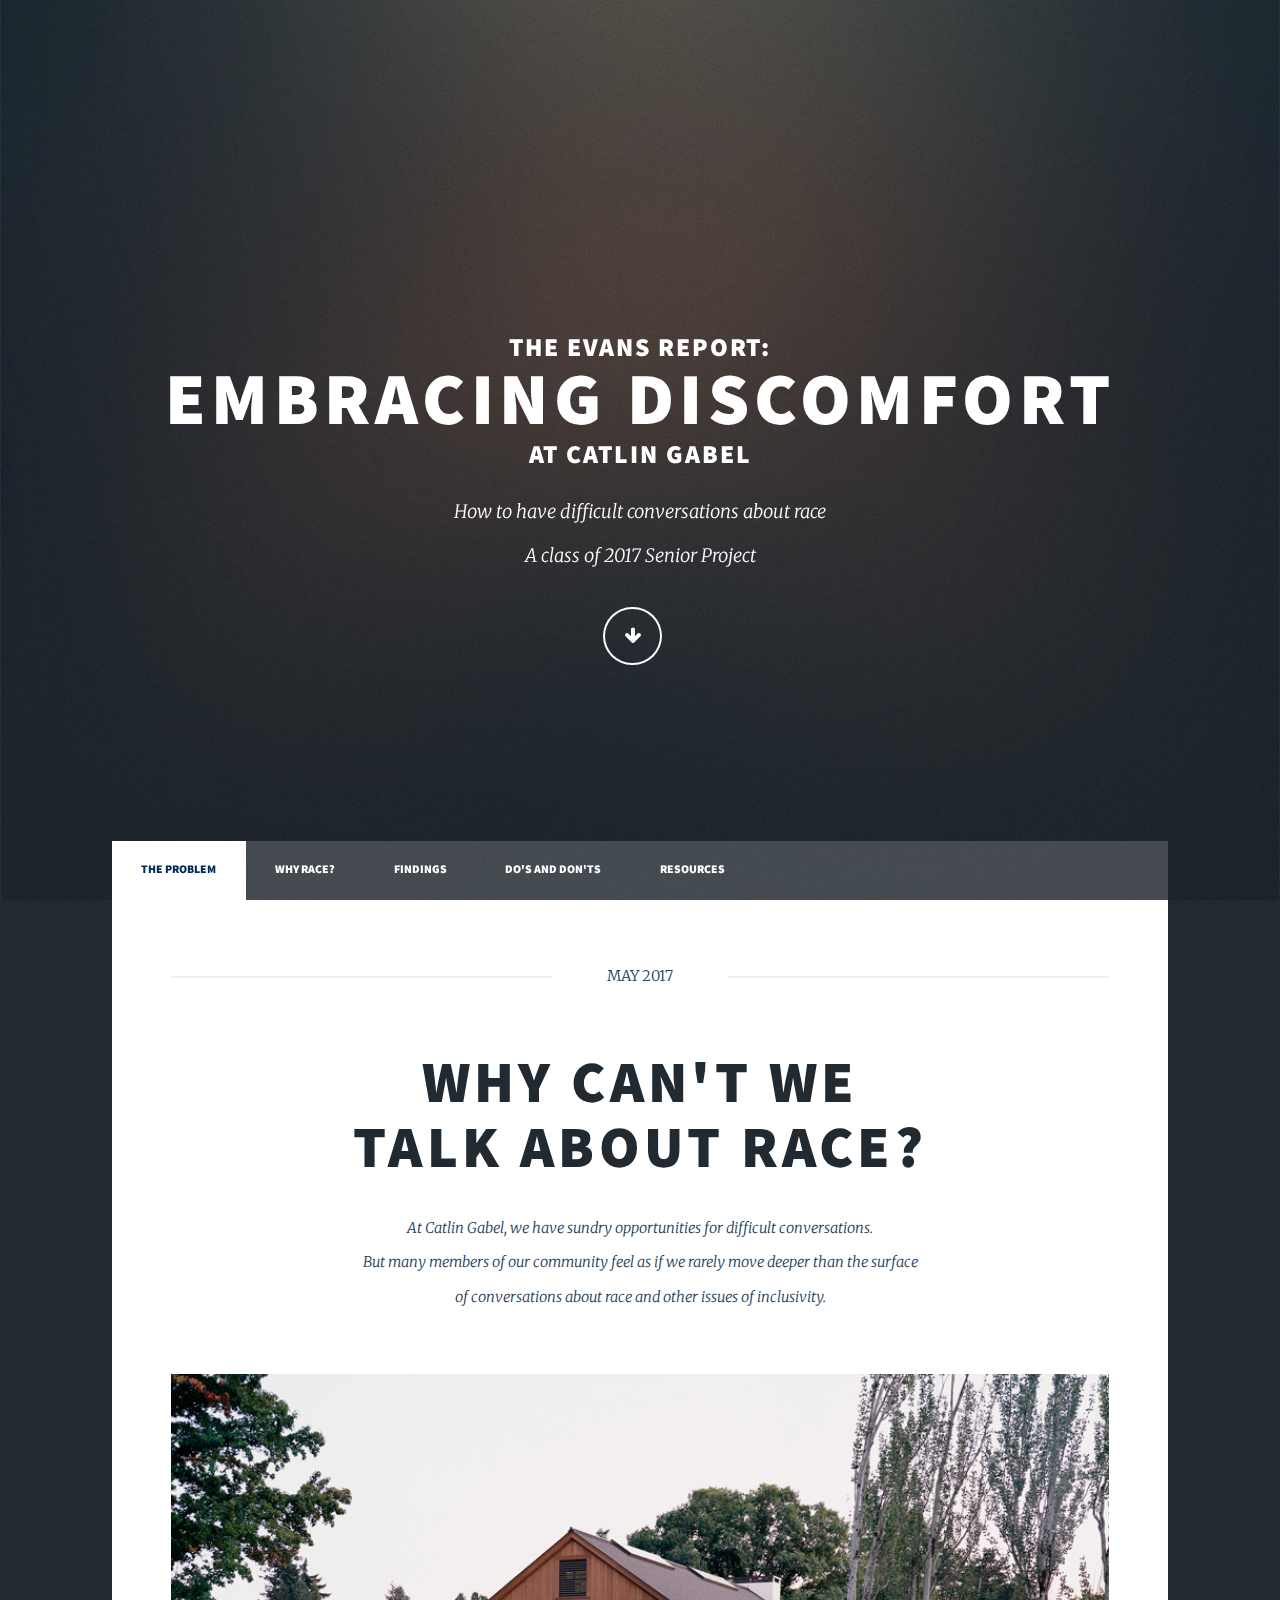
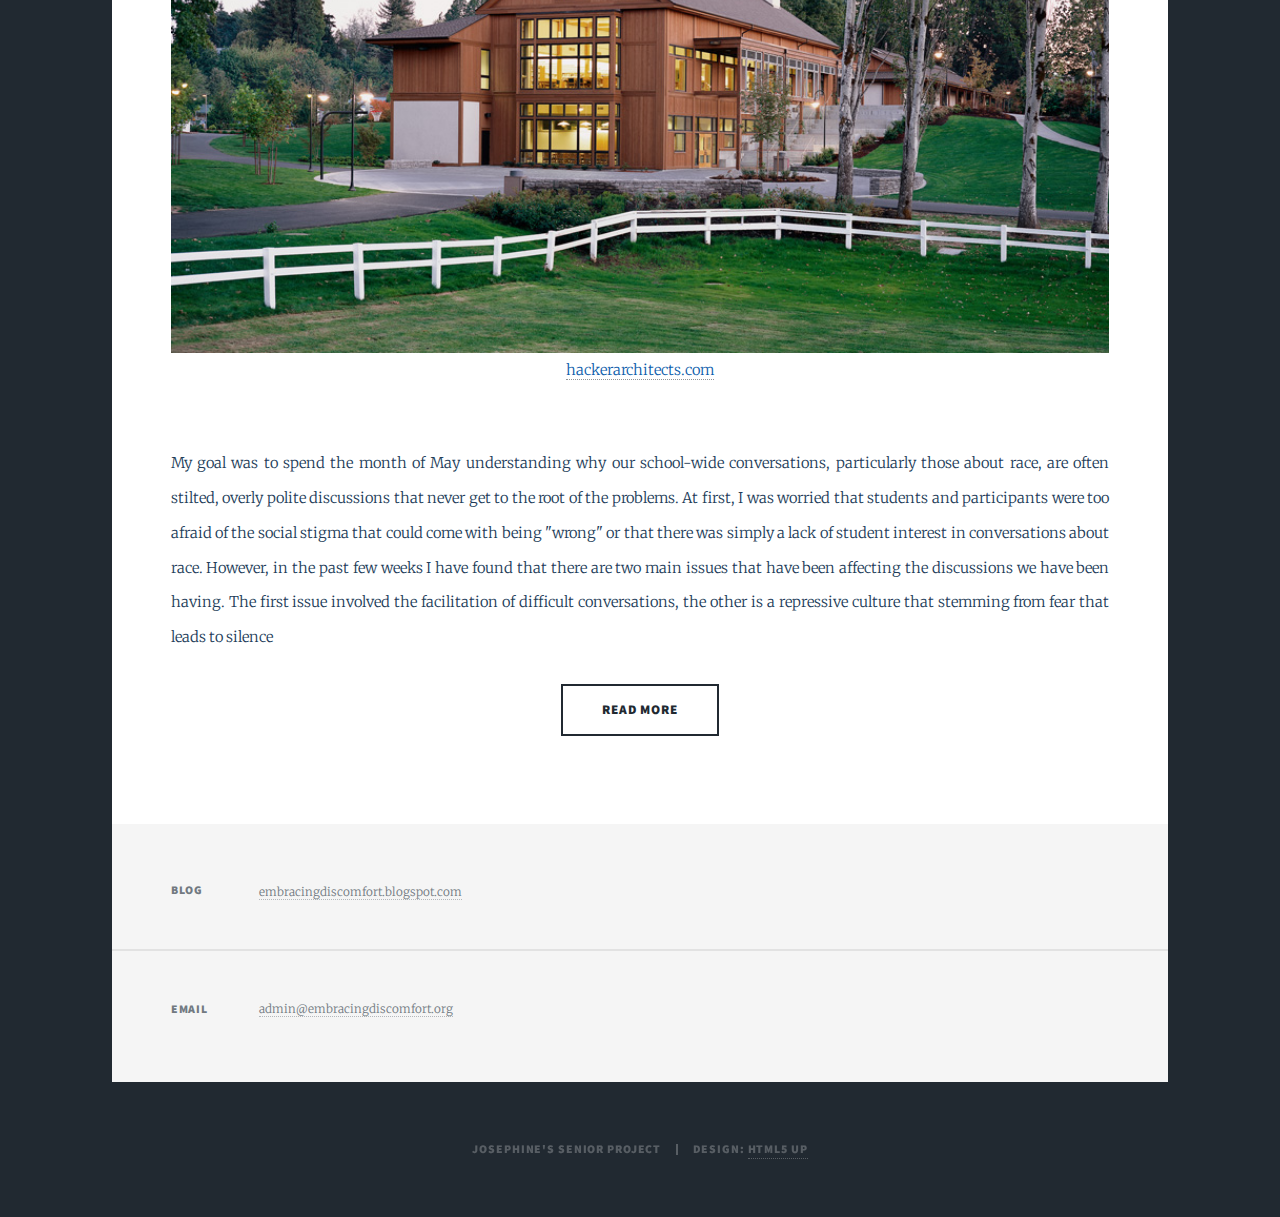
<file: index.html>
<!DOCTYPE HTML>
<!--
	Massively by HTML5 UP
	html5up.net | @ajlkn
	Free for personal and commercial use under the CCA 3.0 license (html5up.net/license)
-->
<html>
	<head>
		<title>Embracing Discomfort</title>
		<meta charset="utf-8" />
		<meta name="viewport" content="width=device-width, initial-scale=1, user-scalable=no" />
		<link rel="stylesheet" href="assets/css/main.css" />
		<noscript><link rel="stylesheet" href="assets/css/noscript.css" /></noscript>
		<link rel="icon" href="images/logo.png">
	</head>
	<body class="is-loading">

		<!-- Wrapper -->
			<div id="wrapper" class="fade-in">
				<!-- Intro -->
					<div id="intro">
						<h2 style="margin:0;">The Evans Report:</font></h2>
						<h1 style="margin:0;">EMBRACING DISCOMFORT</h1>
						<h2>at catlin Gabel</font></h2>
						<p>How to have difficult conversations about race <br>
						A class of 2017 Senior Project</p>
						<ul class="actions">
							<li><a href="#header" class="button icon solo fa-arrow-down scrolly">Continue</a></li>
							<br><br><br><br>
						</ul>
					</div>

				<!-- Header -->
					<header id="header">
						<a href="index.html" class="logo">Back to the Top</a>
					</header>

				<!-- Nav -->
					<nav id="nav">
						<ul class="links" id="top">
							<li class="active"><a href="#top">The Problem</a></li>
							<li><a href="whyRace.html">Why Race?</a></li>
							<li><a href="findings.html#top">Findings</a></li>
							<li><a href="list.html#top">DO's and DON'Ts</a></li>
							<li><a href="resources.html#top">Resources</a></li>
						</ul>
					</nav>

				<!-- Main -->
					<div id="main">

						<!-- Featured Post -->
							<article class="post featured">
								<header class="major">
									<span class="date">MAY 2017</span>
									<h2><a href="#top">Why can't we<br />
									talk about race?</a></h2>
									<p>At Catlin Gabel, we have sundry opportunities for difficult conversations.
									<br>But many members of our community feel as if we rarely move deeper than the surface
									<br>of conversations about race and other issues of inclusivity.</p>
								</header>
								<div class="image main"><img src="images/CG-lib.jpg" alt="" />
								<figcaption><a href="http://hackerarchitects.com/the-catlin-gabel-school">hackerarchitects.com</a></figcaption></div>

                                                                <p id="post">My goal was to spend the month of May understanding why our school-wide conversations, 
									particularly those about race, are often stilted, overly polite discussions that never get to the root 
									of the problems. At first, I was worried that students and participants were too afraid of the social 
									stigma that could come with being "wrong" or that there was simply a lack of student interest in conversations 
									about race. However, in the past few weeks I have found that there are two main issues that have been 
									affecting the discussions we have been having. The first issue involved the facilitation of difficult 
									conversations, the other is a repressive culture that stemming from fear that leads to silence
    								
								<ul class="actions">
									<li><a href="findings.html#readMore" class="button big">Read More</a></li>
								</ul>
							</article>

						<!-- Posts -->
							  
					</div>

				<!-- Footer -->
					<footer id="footer">
						<section class="split contact">
							<section class="alt">
								<h3>Blog</h3>
								<p><a href="embracingdiscomfort.blogspot.com">embracingdiscomfort.blogspot.com</a></p>
							</section>
							<section>
								<h3>Email</h3>
								<p><a href="mailto:admin@embracingdiscomfort.org?Subject=Embracing%20Discomfort">admin@embracingdiscomfort.org</a></p>
							</section>
						</section>
					</footer>

				<!-- Copyright -->
					<div id="copyright">
						<ul><li>Josephine's Senior Project</li><li>Design: <a href="https://html5up.net">HTML5 UP</a></li></ul>
					</div>

			</div>

		<!-- Scripts -->
			<script src="assets/js/jquery.min.js"></script>
			<script src="assets/js/jquery.scrollex.min.js"></script>
			<script src="assets/js/jquery.scrolly.min.js"></script>
			<script src="assets/js/skel.min.js"></script>
			<script src="assets/js/util.js"></script>
			<script src="assets/js/main.js"></script>

	</body>
</html>
</file>
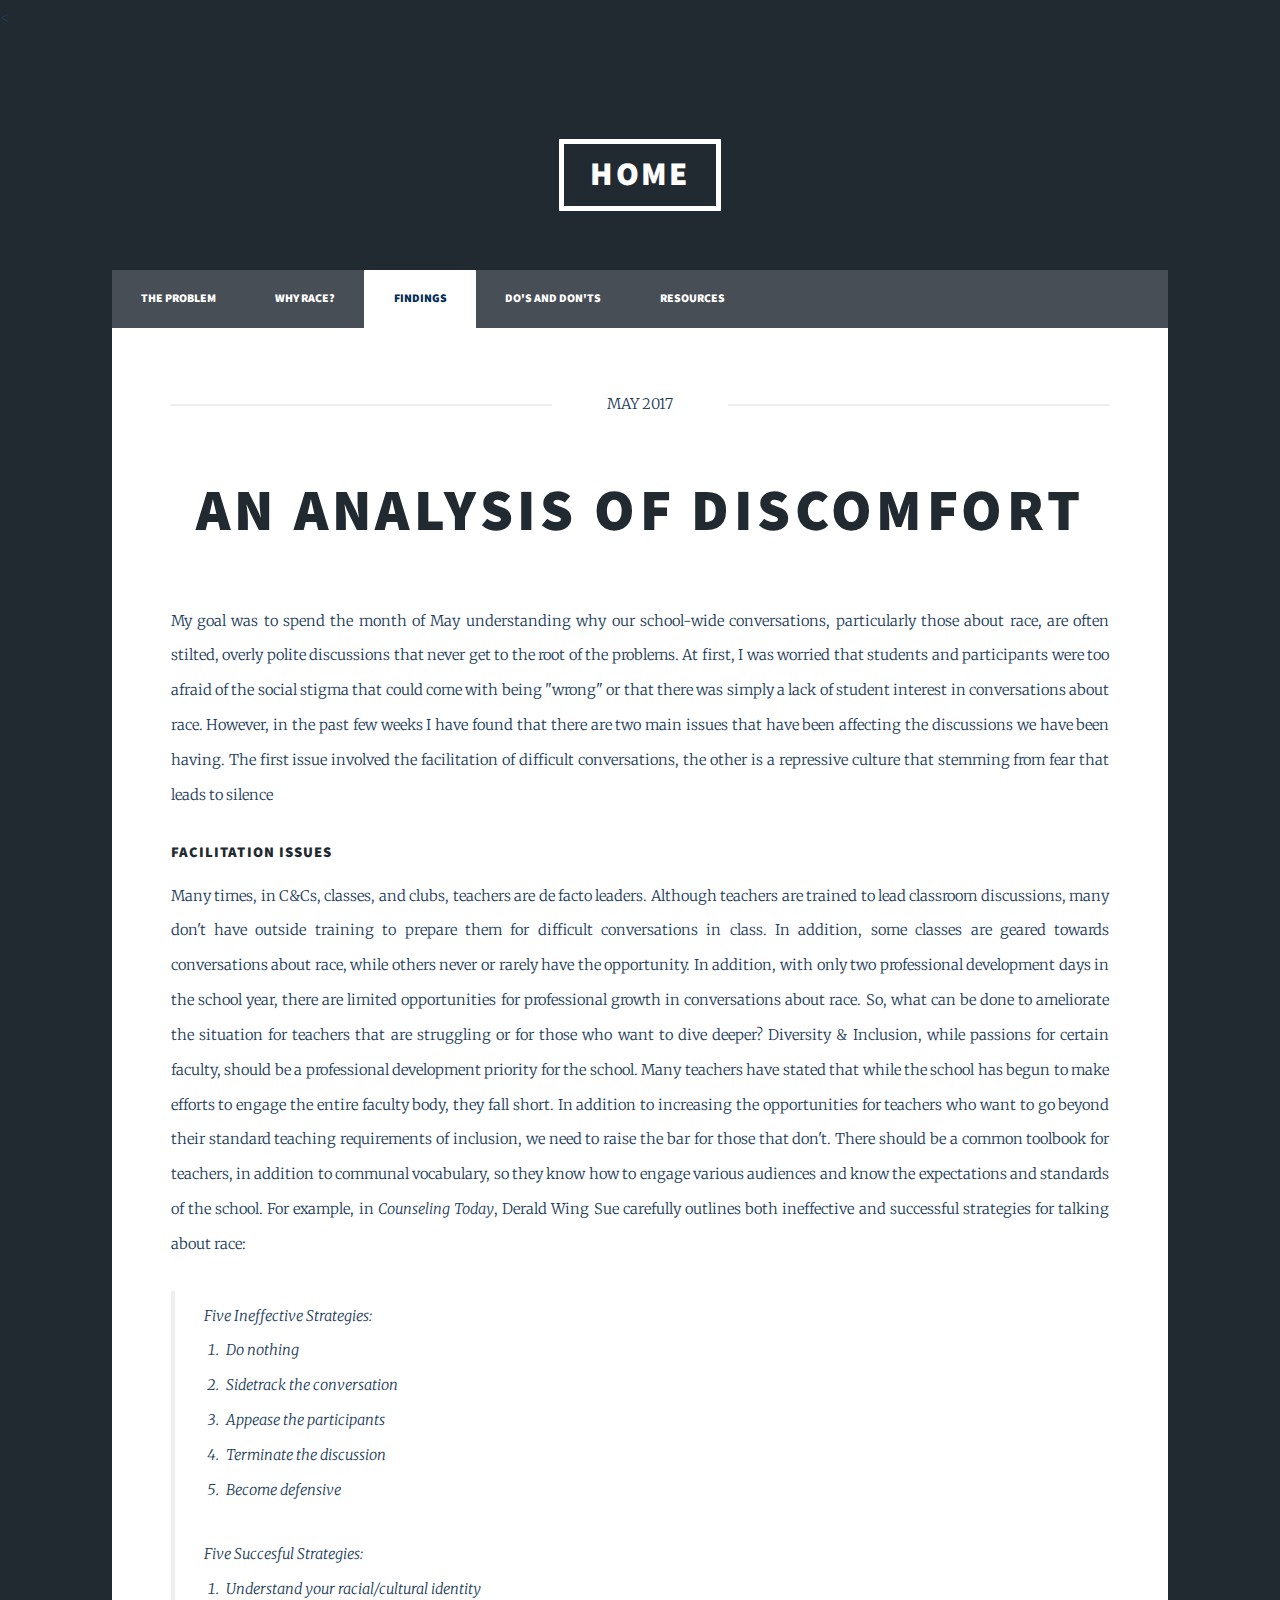
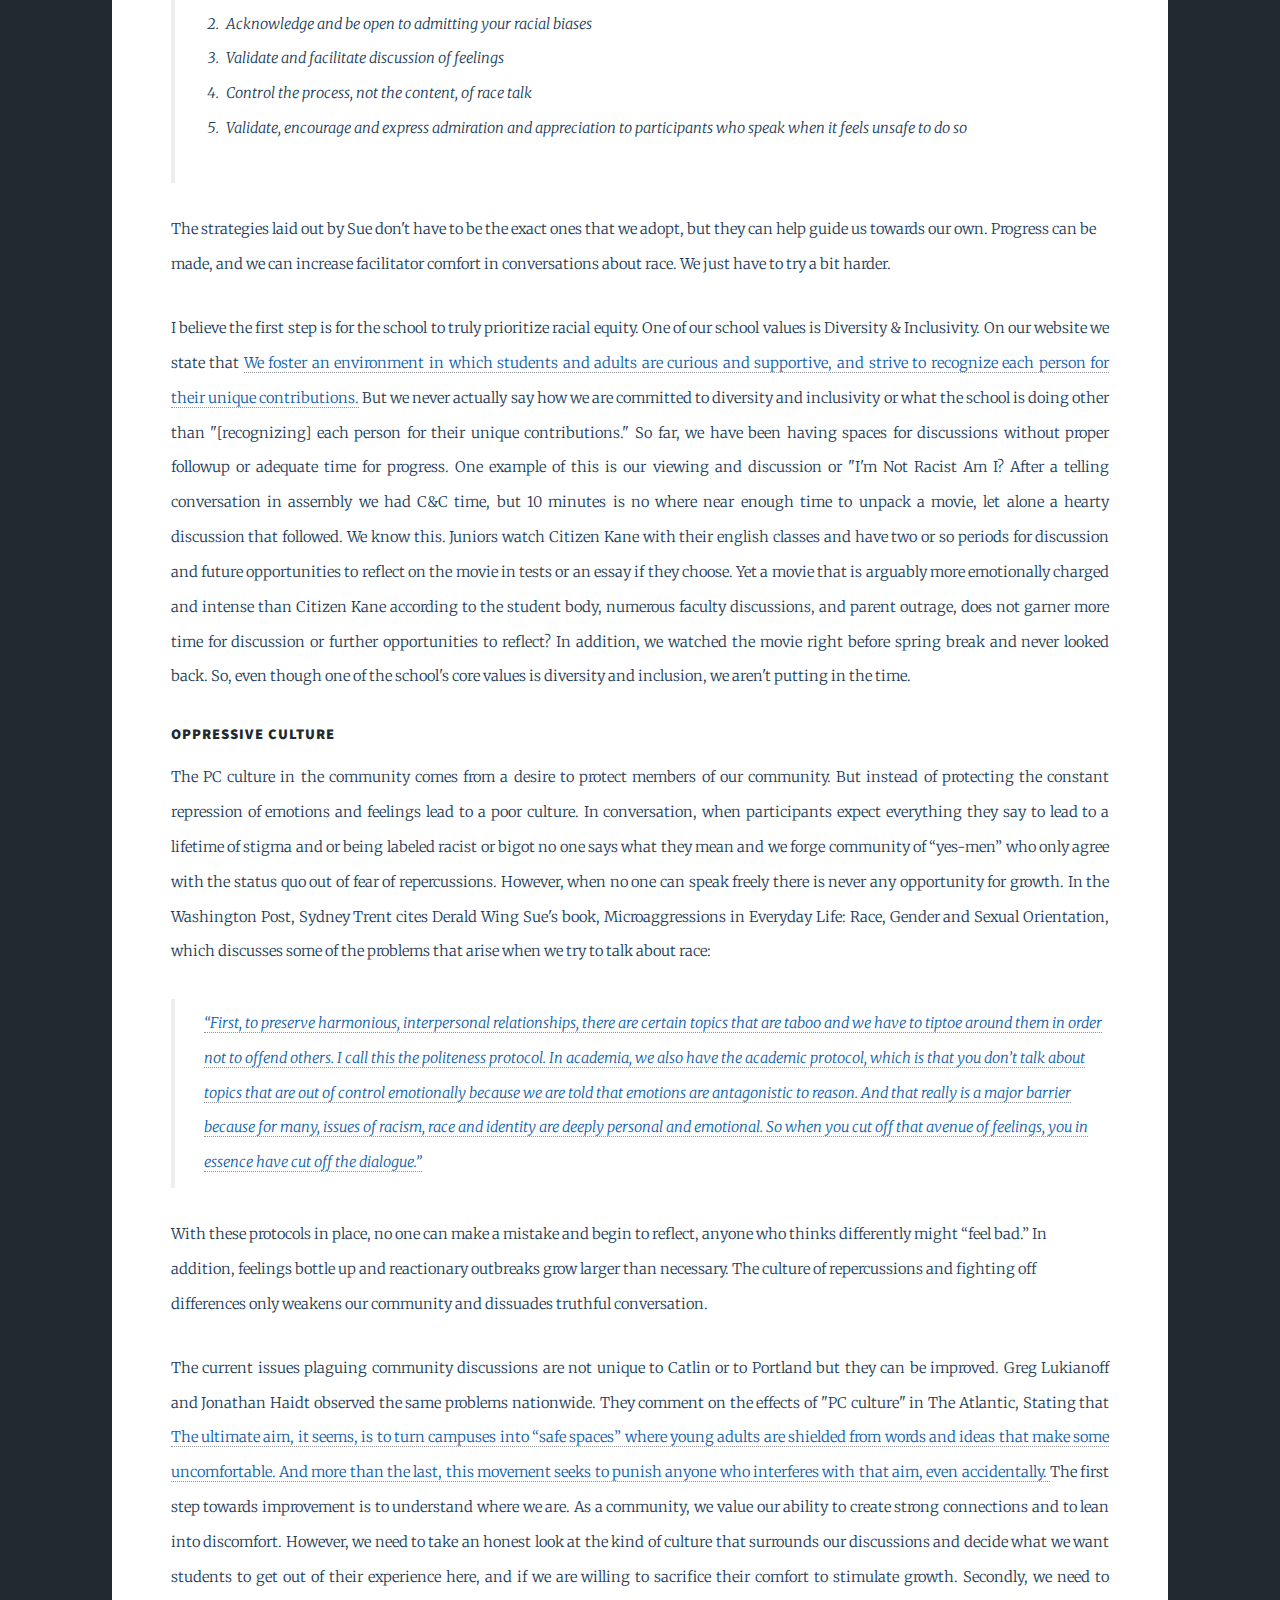
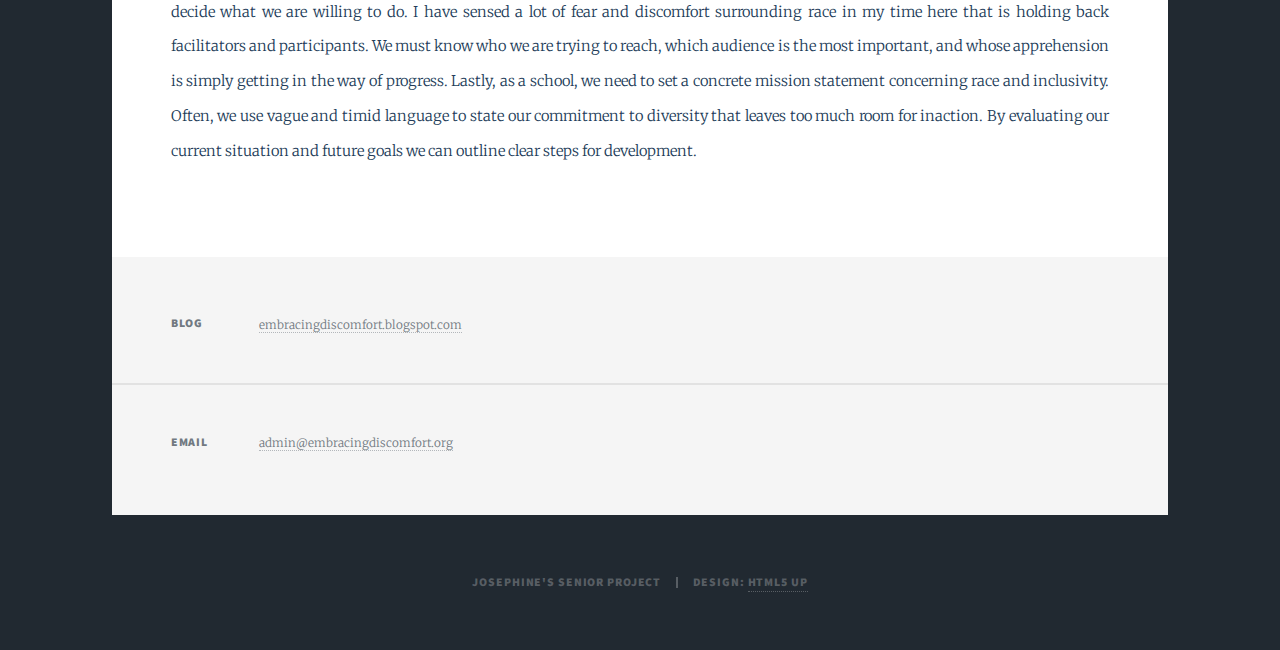
<file: findings.html>
<!DOCTYPE HTML>
<!--
	Massively by HTML5 UP
	html5up.net | @ajlkn
	Free for personal and commercial use under the CCA 3.0 license (html5up.net/license)
-->
<html>
	<<head>
		<title>My Findings</title>
		<meta charset="utf-8" />
		<meta name="viewport" content="width=device-width, initial-scale=1, user-scalable=no" />
		<link rel="stylesheet" href="assets/css/main.css" />
		<noscript><link rel="stylesheet" href="assets/css/noscript.css" /></noscript>
	</head>
	<body class="is-loading">

	    

				<!-- Header -->
					<header id="header">
						<a href="index.html" class="logo">Home</a>
					</header>

				<!-- Nav -->
					<nav id="nav">
						<ul class="links">
							<li><a href="index.html">The Problem</a></li>
							<li><a href="whyRace.html">Why Race?</a></li>
							<li class="active"><a href="#main">Findings</a></li>
							<li><a href="list.html">DO's and DON'Ts</a></li>
							<li><a href="resources.html">Resources</a></li>
						</ul>
					</nav>

				<!-- Main -->
					<div id="main">

						<!-- Post -->
							<section class="post">
								<header class="major">
									<span class="date">MAY 2017</span>
									<h2 style="padding:0">An Analysis of Discomfort</h2>
								</header>
								<p>My goal was to spend the month of May understanding why our school-wide conversations,
								particularly those about race, are often stilted, overly polite discussions that never get to the root
								of the problems. At first, I was worried that students and participants were too afraid of the social
								stigma that could come with being "wrong" or that there was simply a lack of student interest in
								conversations about race. However, in the past few weeks I have found that there are two main
								issues that have been affecting the discussions we have been having. The first issue involved the
								facilitation of difficult conversations, the other is a repressive culture that stemming from fear
								that leads to silence

								
                                                                <h4 id="readMore">Facilitation Issues </h4>
								<p>Many times, in C&Cs, classes, and clubs, teachers are de facto leaders.
								Although teachers are trained to lead classroom discussions, many don't have outside training to
								prepare them for difficult conversations in class. In addition, some classes are geared towards
								conversations about race, while others never or rarely have the opportunity. In addition, with only two professional development days in the school year,
								there are limited opportunities for professional growth in conversations about race. So, what can be
								done to ameliorate the situation for teachers that are struggling or for those who want to dive deeper?
								Diversity & Inclusion, while passions for certain faculty, should be a professional development
								priority for the school. Many teachers have stated that while the school has begun to make efforts
								to engage the entire faculty body, they fall short. In addition to increasing the opportunities for teachers
								who want to go beyond their standard teaching requirements of inclusion, we need to raise the bar for those that don't.
								There should be a common toolbook for teachers, in addition to communal vocabulary, so they know how to engage various audiences
								and know the expectations and standards of the school. For example, in <i> Counseling Today</i>, Derald Wing Sue carefully
								outlines both ineffective and successful strategies for talking about race:<blockquote>                                                                            Five Ineffective Strategies:
                                                                                <ol><li>Do nothing</li>
                                                                                <li>Sidetrack the conversation</li>
                                                                                <li>Appease the participants</li>
                                                                                <li>Terminate the discussion</li>
                                                                                <li>Become defensive</li>
                                                                                </ol>
                                                                            Five Succesful Strategies:
                                                                                <ol><li>Understand your racial/cultural identity</li>
                                                                                <li>Acknowledge and be open to admitting your racial biases</li>
                                                                                <li>Validate and facilitate discussion of feelings</li>
                                                                                <li>Control the process, not the content, of race talk</li>
                                                                                <li>Validate, encourage and express admiration and appreciation to participants who speak when it feels unsafe to do so</li>
                                                                                </ol>
                                                                        </blockquote>
                                                                The strategies laid out by Sue don't have to be the exact ones that we adopt, but they can help guide us towards our own.
                                                                Progress can be made, and we can increase facilitator comfort in conversations about race. We just have to try a bit harder.</p>

                                                                    <p>I believe the first step is for the school to truly prioritize racial equity. One of our school values
								is Diversity & Inclusivity. On our website we state that <a href="http://www.catlin.edu/page.cfm?p=512">We foster an environment in which students
								and adults are curious and supportive, and strive to recognize each person for their unique contributions.</a>
								But we never actually say how we are committed to diversity and inclusivity or what the school is doing
								other than "[recognizing] each person for their unique contributions." So far, we have been having spaces for discussions
								without proper followup or adequate time for progress. One example of this is our viewing and discussion or "I'm Not Racist Am I? After a telling
								conversation in assembly we had C&C time, but 10 minutes is no where near enough time to unpack a movie, let alone a hearty discussion that followed.
								We know this. Juniors watch Citizen Kane with their english classes and have two or so periods for discussion and future opportunities to reflect
								on the movie in tests or an essay if they choose. Yet a movie that is arguably more emotionally charged and intense than Citizen Kane
								according to the student body, numerous faculty discussions, and parent outrage, does not garner more time for
								discussion or further opportunities to reflect? In addition, we watched the movie right before spring break and never looked back. So,
								even though one of the school's core values is diversity and inclusion, we aren't putting in the time.
								</p>


								<h4> Oppressive culture</h4>
                                                                <p>The PC culture in the community comes from a desire to protect members of our community.
								But instead of protecting the constant repression of emotions and feelings lead to a poor culture.
								In conversation, when participants expect everything they say to lead to a lifetime of stigma and or
								being labeled racist or bigot no one says what they mean and we forge community of “yes-men” who only
								agree with the status quo out of fear of repercussions. However, when no one can speak freely there is
								never any opportunity for growth. In the Washington Post, Sydney Trent cites Derald Wing Sue's book, Microaggressions in Everyday Life: Race, Gender and Sexual Orientation,
								which discusses some of the problems that arise when we try to talk about race: <a href="https://www.washingtonpost.com/news/inspired-life/wp/2015/03/09/why-americans-fear-talking-about-race-and-how-you-can-lead-the-way/?utm_term=.43b75de369a2"
>								<blockquote>“First, to preserve harmonious, interpersonal relationships, there are certain topics that are taboo and
                                                                we have to tiptoe around them in order not to offend others. I call this the politeness protocol. In academia,
                                                                we also have the academic protocol, which is that you don’t talk about topics that are out of control
                                                                emotionally because we are told that emotions are antagonistic to reason. And that really is a major
                                                                barrier because for many, issues of racism, race and identity are deeply personal and emotional. So when
                                                                you cut off that avenue of feelings, you in essence have cut off the dialogue.”</blockquote> </a> With these protocols in place, no one can make a mistake and
								begin to reflect, anyone who thinks differently might “feel bad.” In addition, feelings bottle up and
								reactionary outbreaks grow larger than necessary. The culture of repercussions and fighting off
								differences only weakens our community and dissuades truthful conversation.</p>

                                                                
								<p>The current issues plaguing community discussions are not unique to Catlin or to Portland but
								they can be improved. Greg Lukianoff and Jonathan Haidt observed the same problems nationwide. They comment on the effects of "PC culture" in The Atlantic,
								Stating that <a href="https://www.theatlantic.com/magazine/archive/2015/09/the-coddling-of-the-american-mind/399356/">The ultimate aim, it seems, is to turn campuses into “safe spaces” where young adults are shielded from words and ideas that make
								some uncomfortable. And more than the last, this movement seeks to punish anyone who interferes with that aim, even accidentally. </a>The first step
								towards improvement is
								to understand where we are. As a community, we value our
								ability to create strong connections and to lean into discomfort. However, we need to take an honest
								look at the kind of culture that surrounds our discussions and decide what we want students to get out of
								their experience here, and if we are willing to sacrifice their comfort to stimulate growth. Secondly, we
								need to decide what we are willing to do. I have sensed a lot of fear and discomfort surrounding race in my
								time here that is holding back facilitators and participants. We must know who we are trying to reach, which
								audience is the most important, and whose apprehension is simply getting in the way of progress. Lastly, as a
								school, we need to set a concrete mission statement concerning race and inclusivity. Often, we use vague and
								timid language to state our commitment to diversity that leaves too much room for inaction. By evaluating our
								current situation and future goals we can outline clear steps for development. </p>


                                                                
							</section>

					</div>

				<!-- Footer -->
					<footer id="footer">
						<section class="split contact">
							<section class="alt">
								<h3>Blog</h3>
								<p><a href="embracingdiscomfort.blogspot.com">embracingdiscomfort.blogspot.com</a></p>
							</section>
							<section>
								<h3>Email</h3>
								<p><a href="mailto:admin@embracingdiscomfort.org?Subject=Embracing%20Discomfort">admin@embracingdiscomfort.org</a></p>
							</section>
						</section>
					</footer>

				<!-- Copyright -->
					<div id="copyright">
						<ul><li>Josephine's Senior Project</li><li>Design: <a href="https://html5up.net">HTML5 UP</a></li></ul>
					</div>

			</div>

		<!-- Scripts -->
			<script src="assets/js/jquery.min.js"></script>
			<script src="assets/js/jquery.scrollex.min.js"></script>
			<script src="assets/js/jquery.scrolly.min.js"></script>
			<script src="assets/js/skel.min.js"></script>
			<script src="assets/js/util.js"></script>
			<script src="assets/js/main.js"></script>

	</body>
</html>
</file>
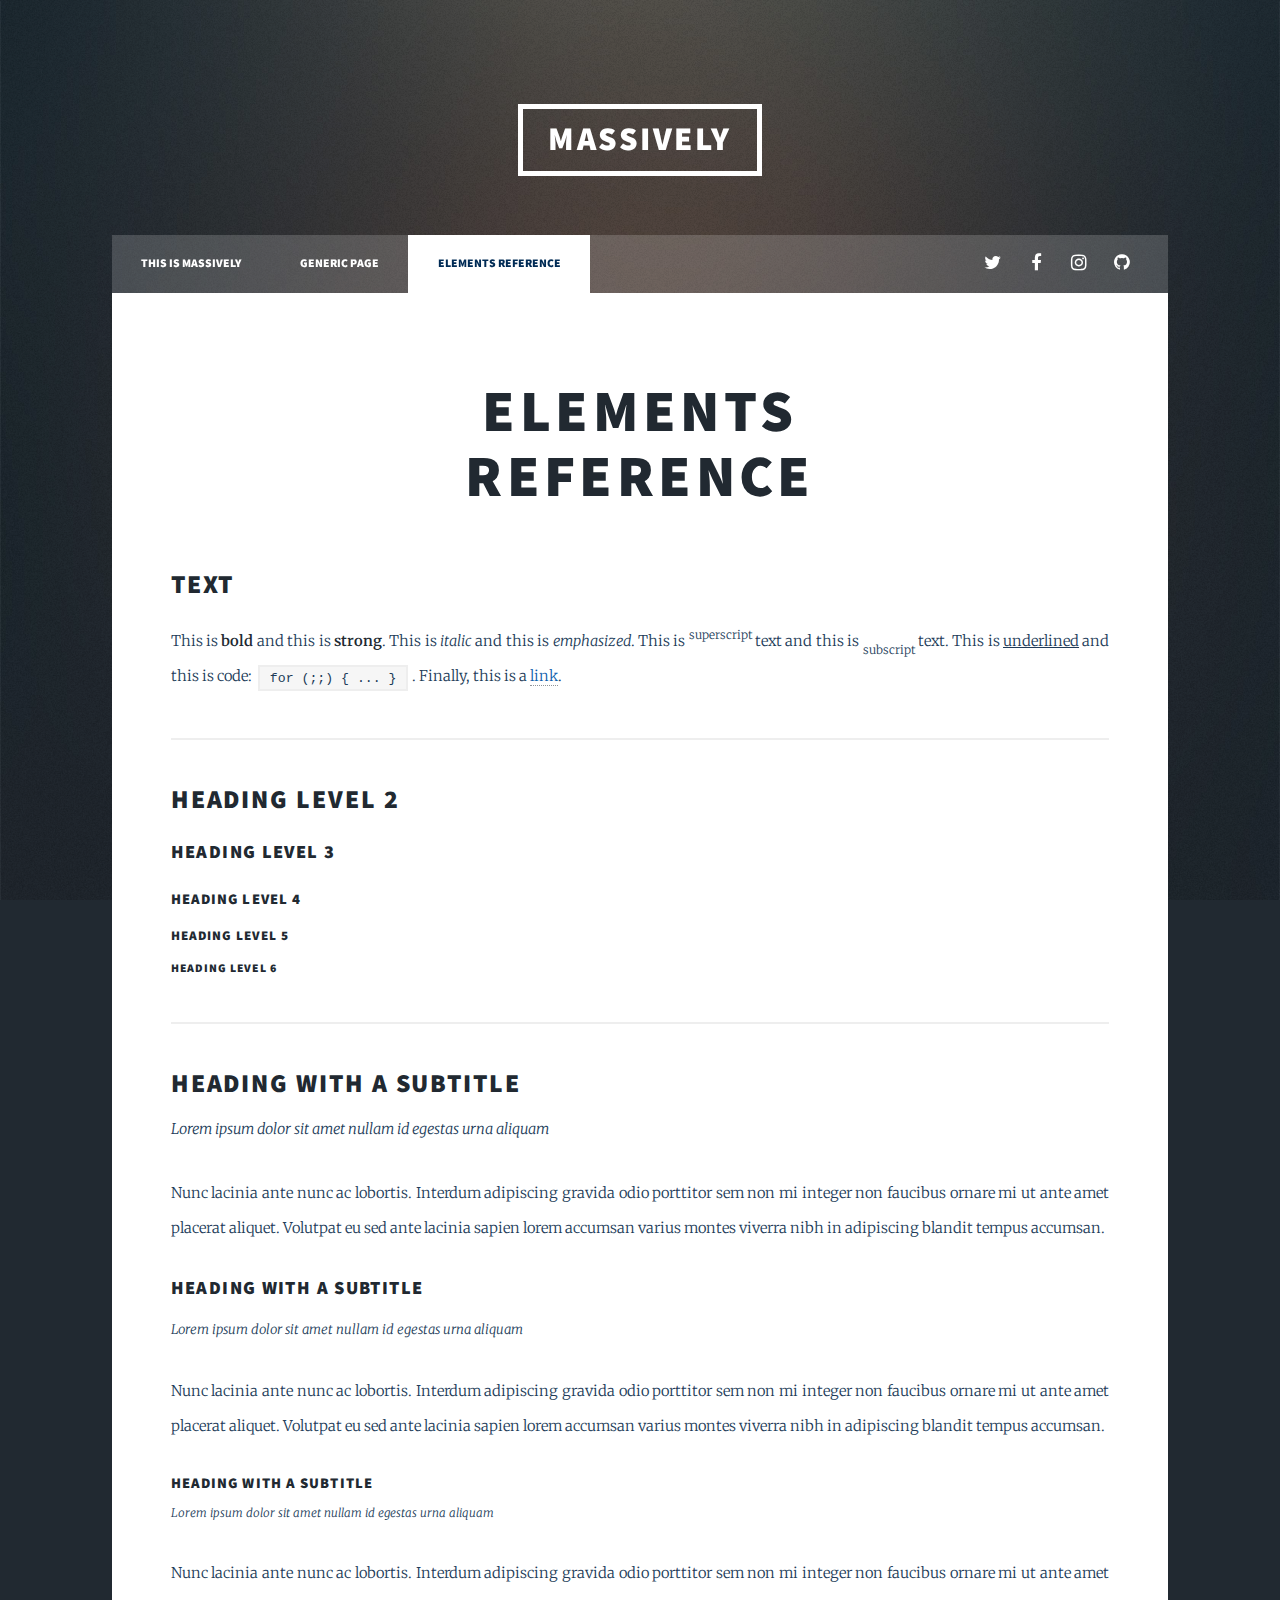
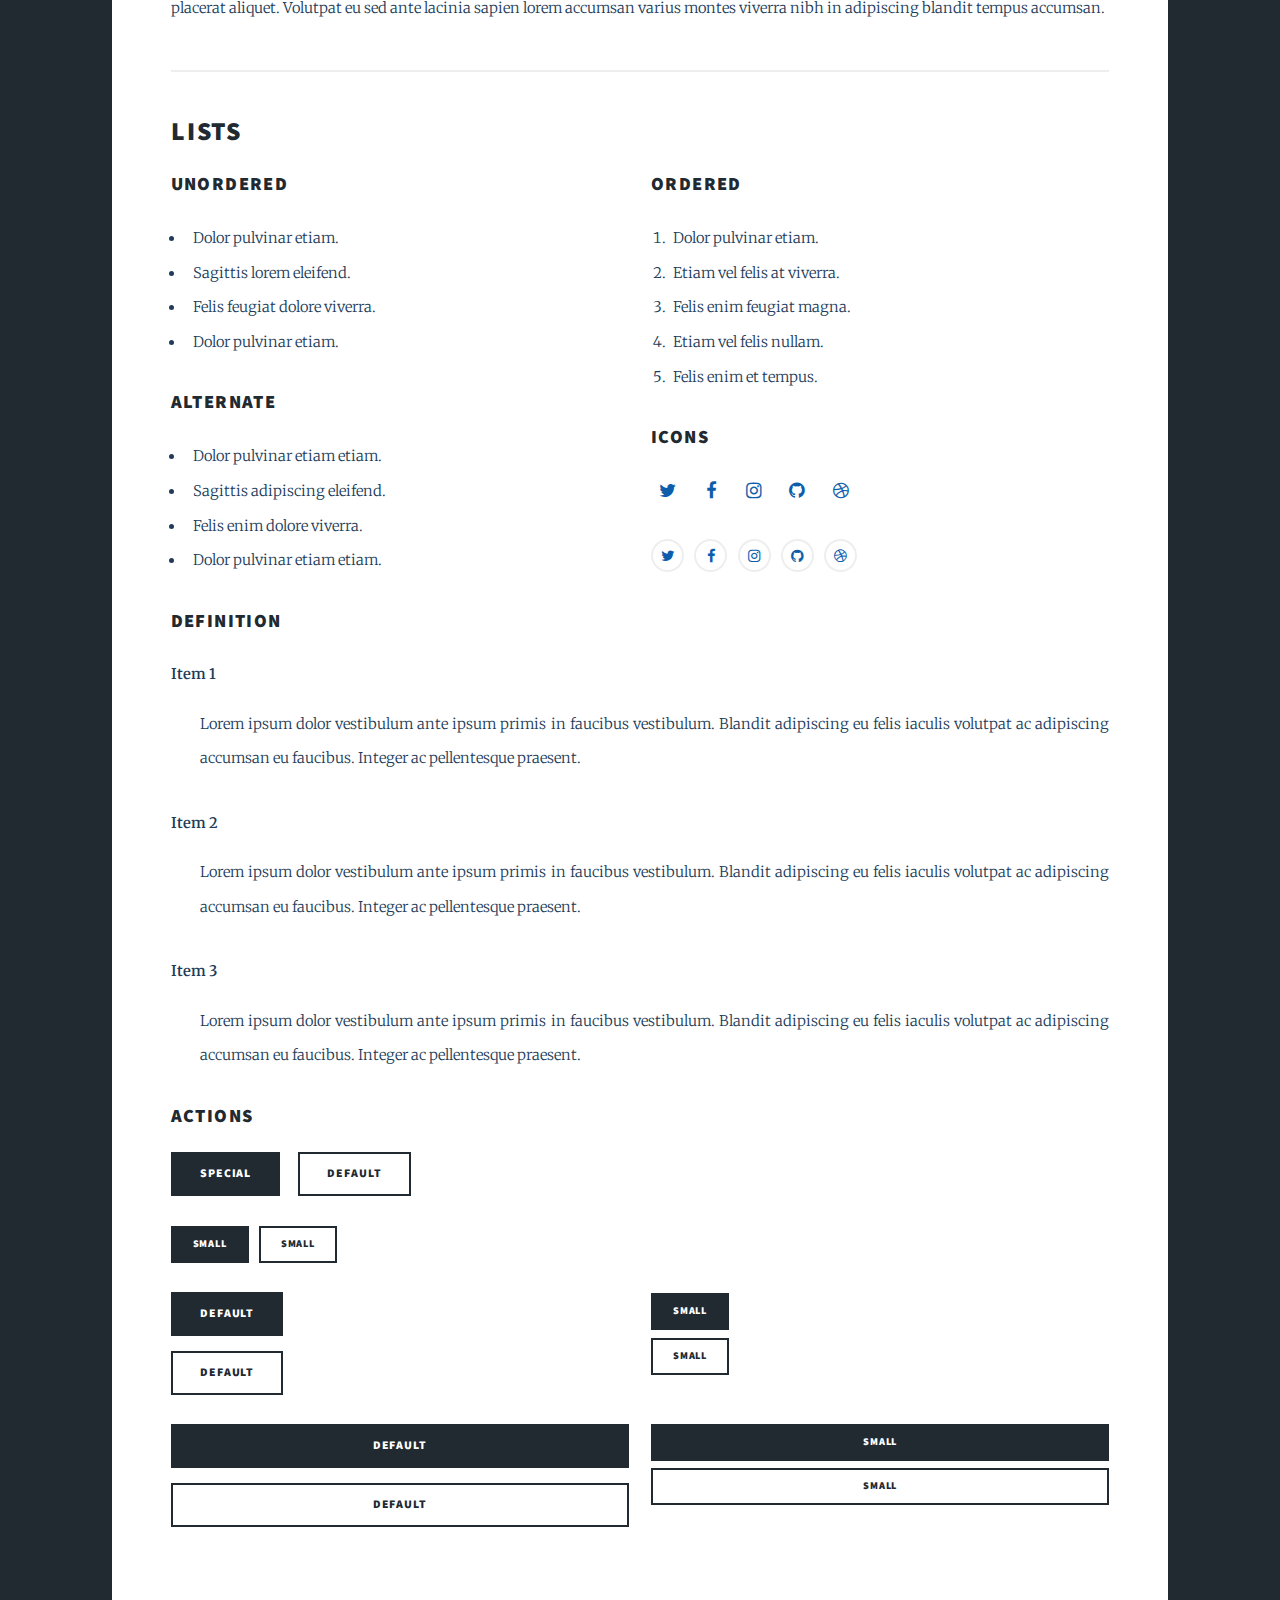
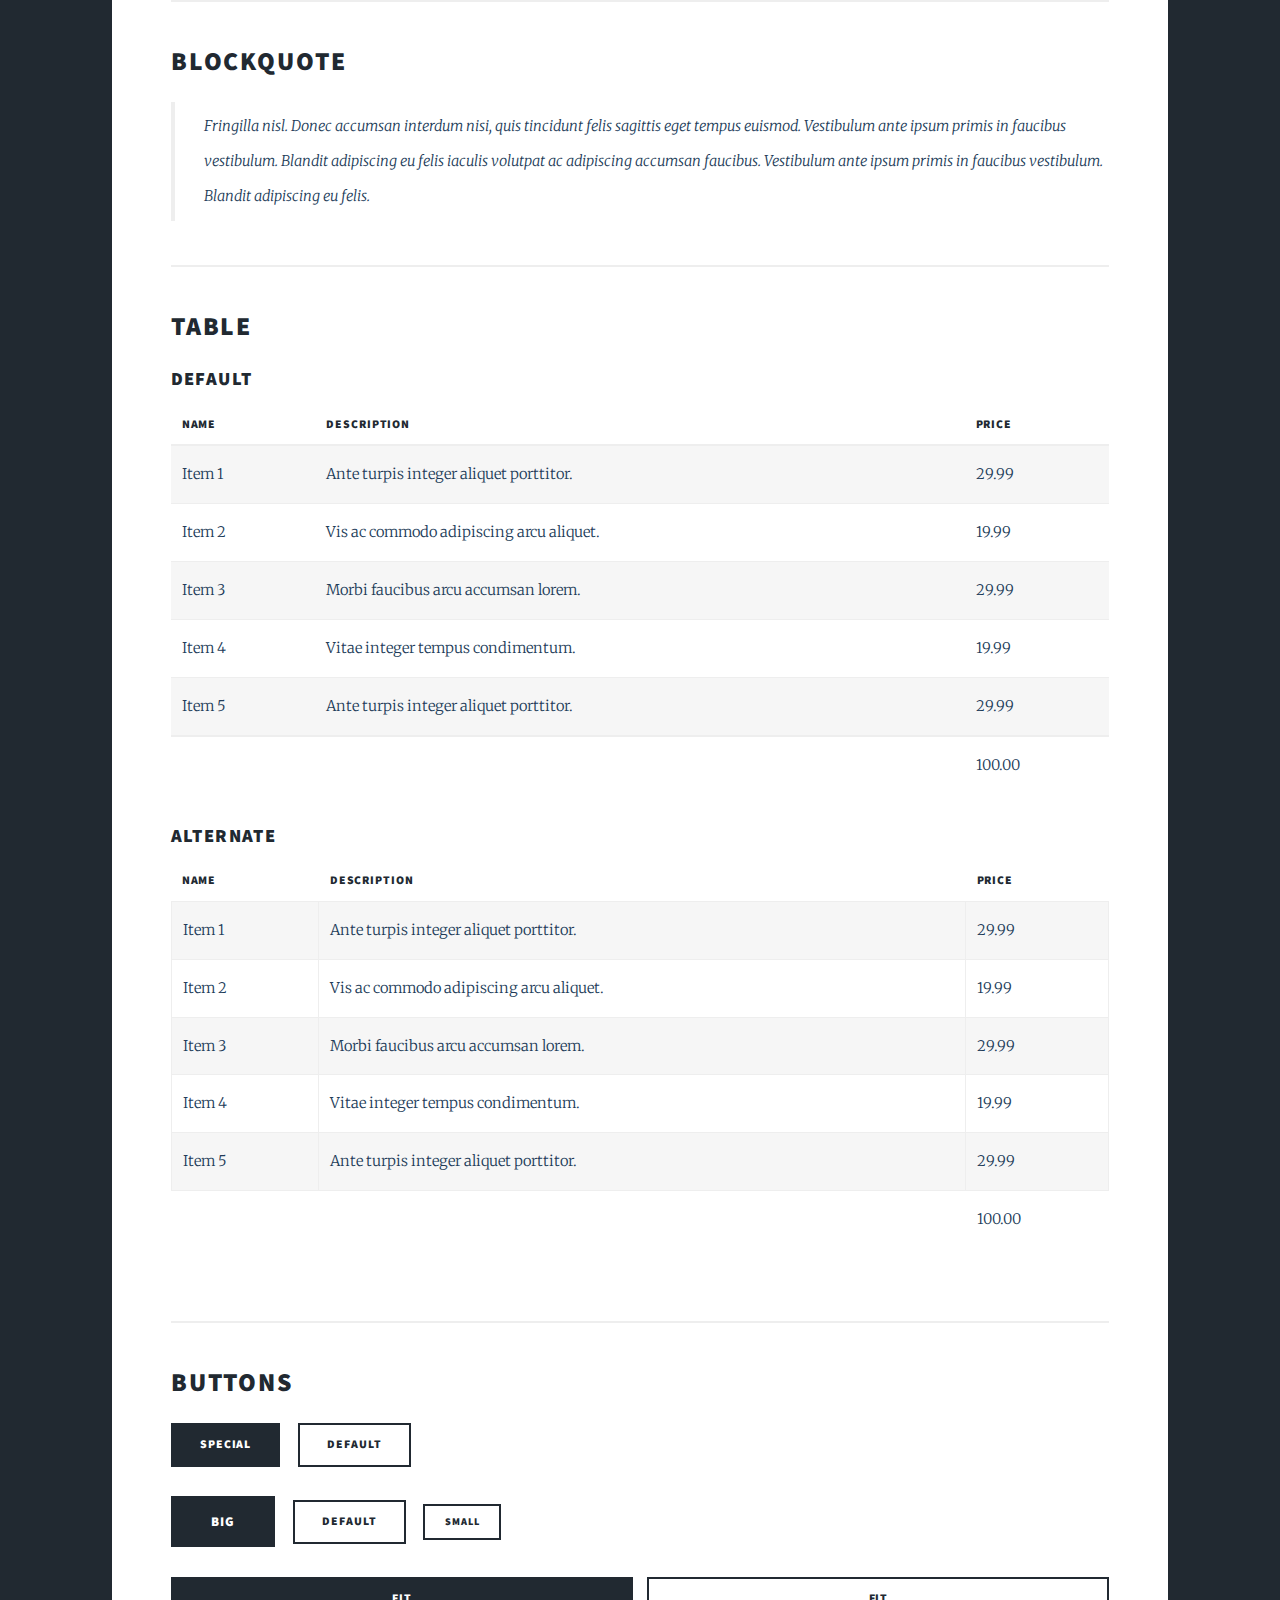
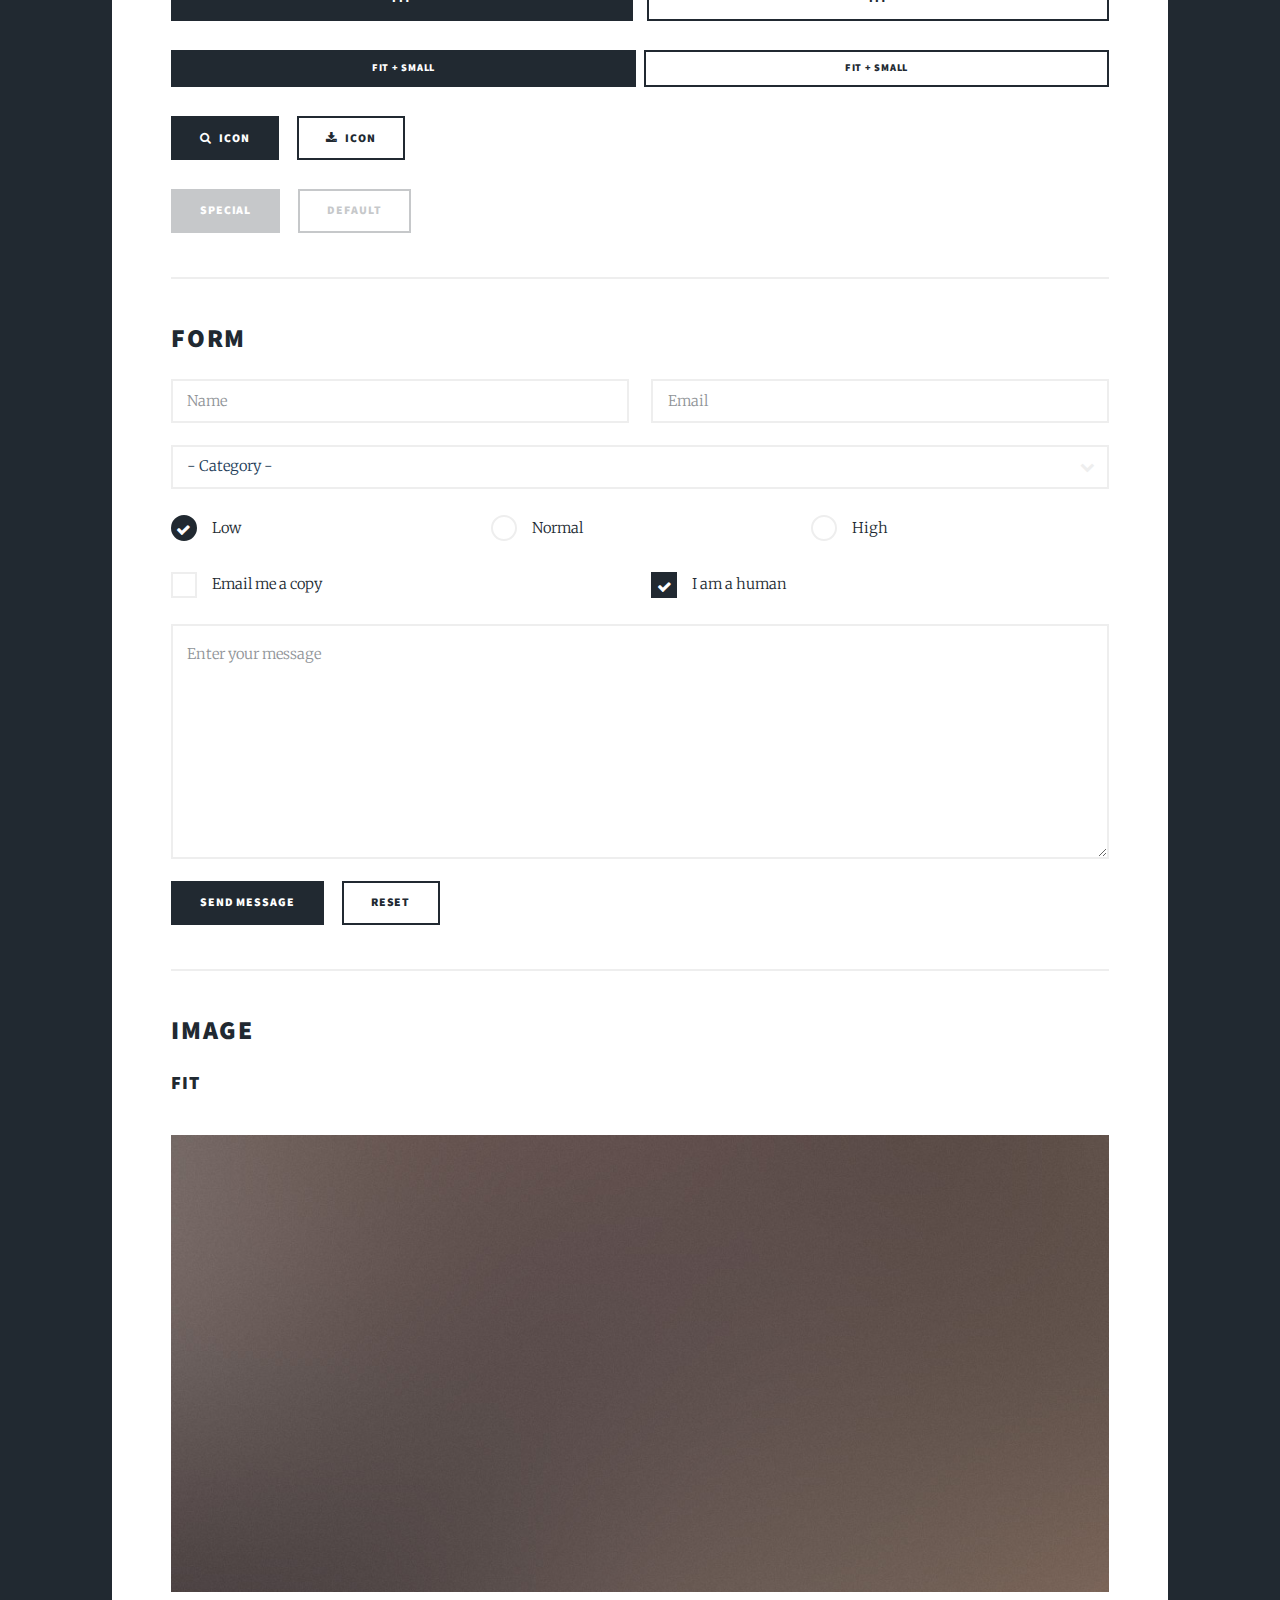
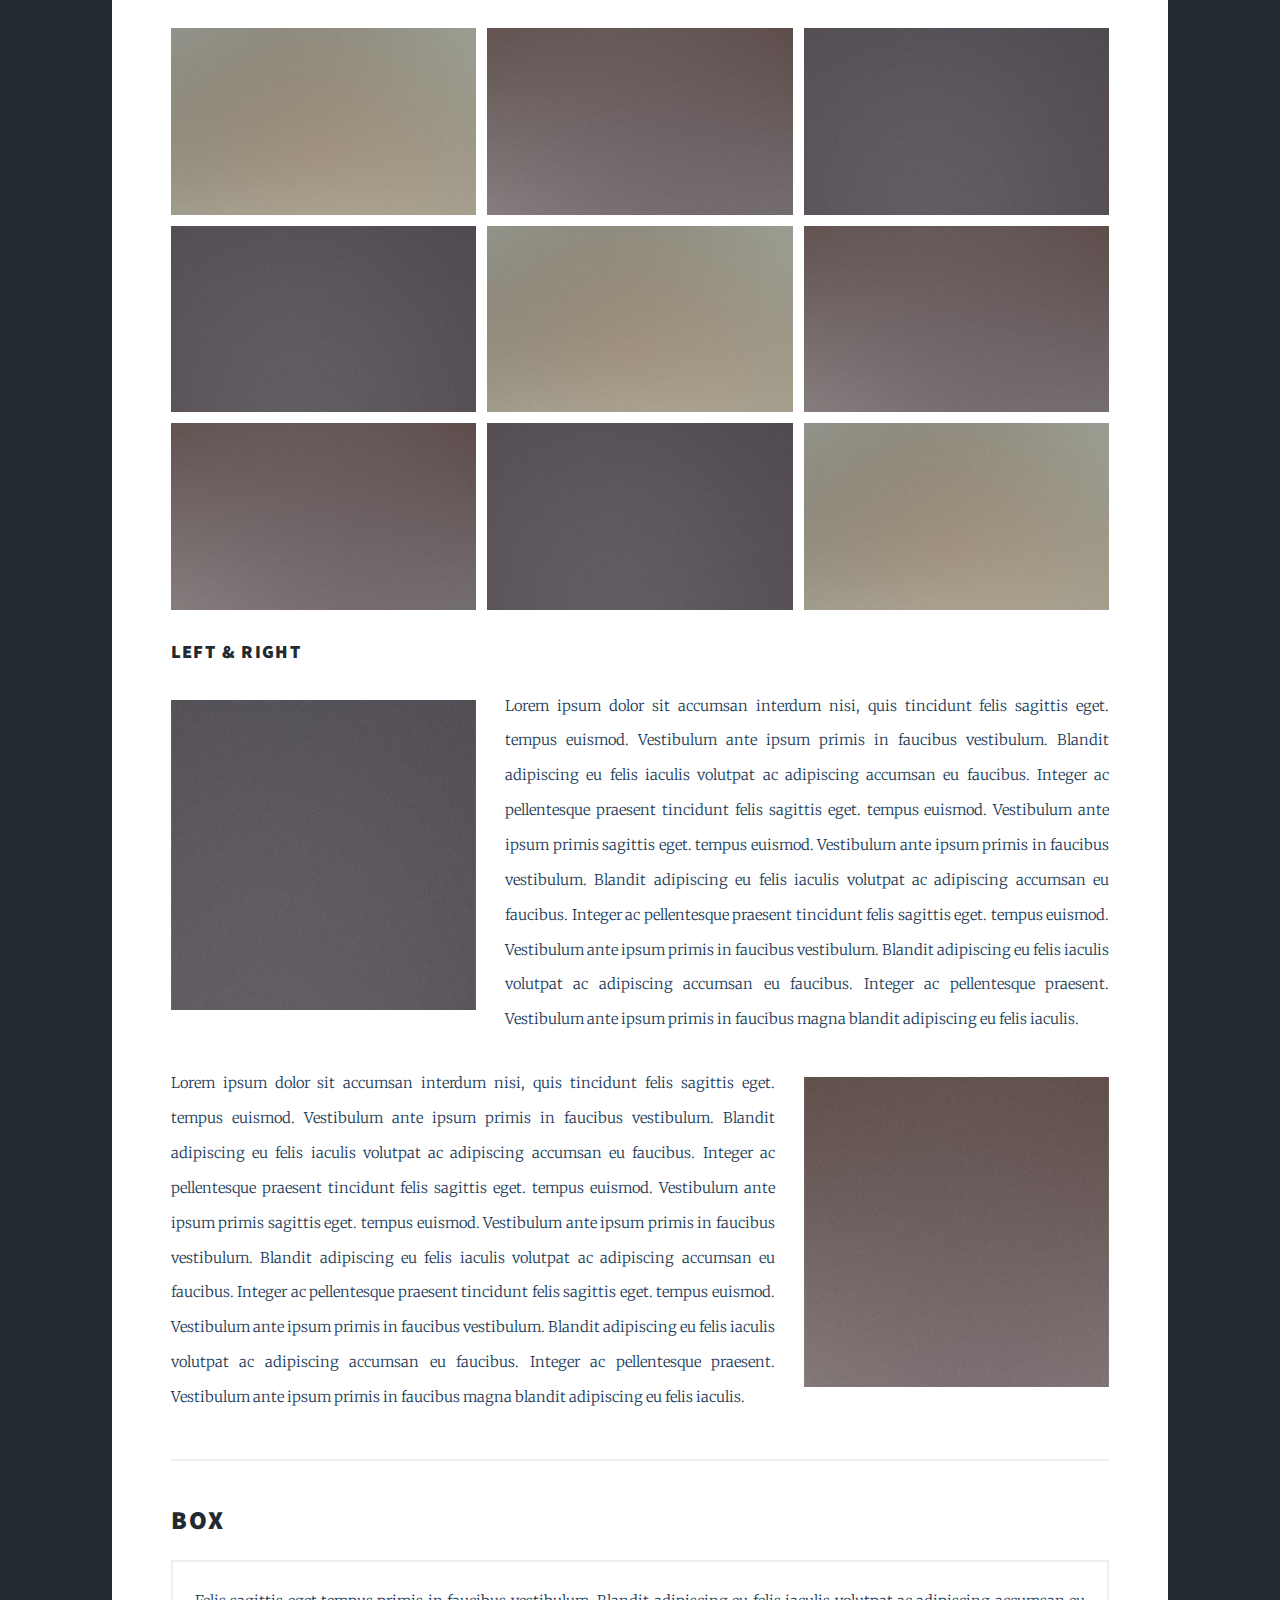
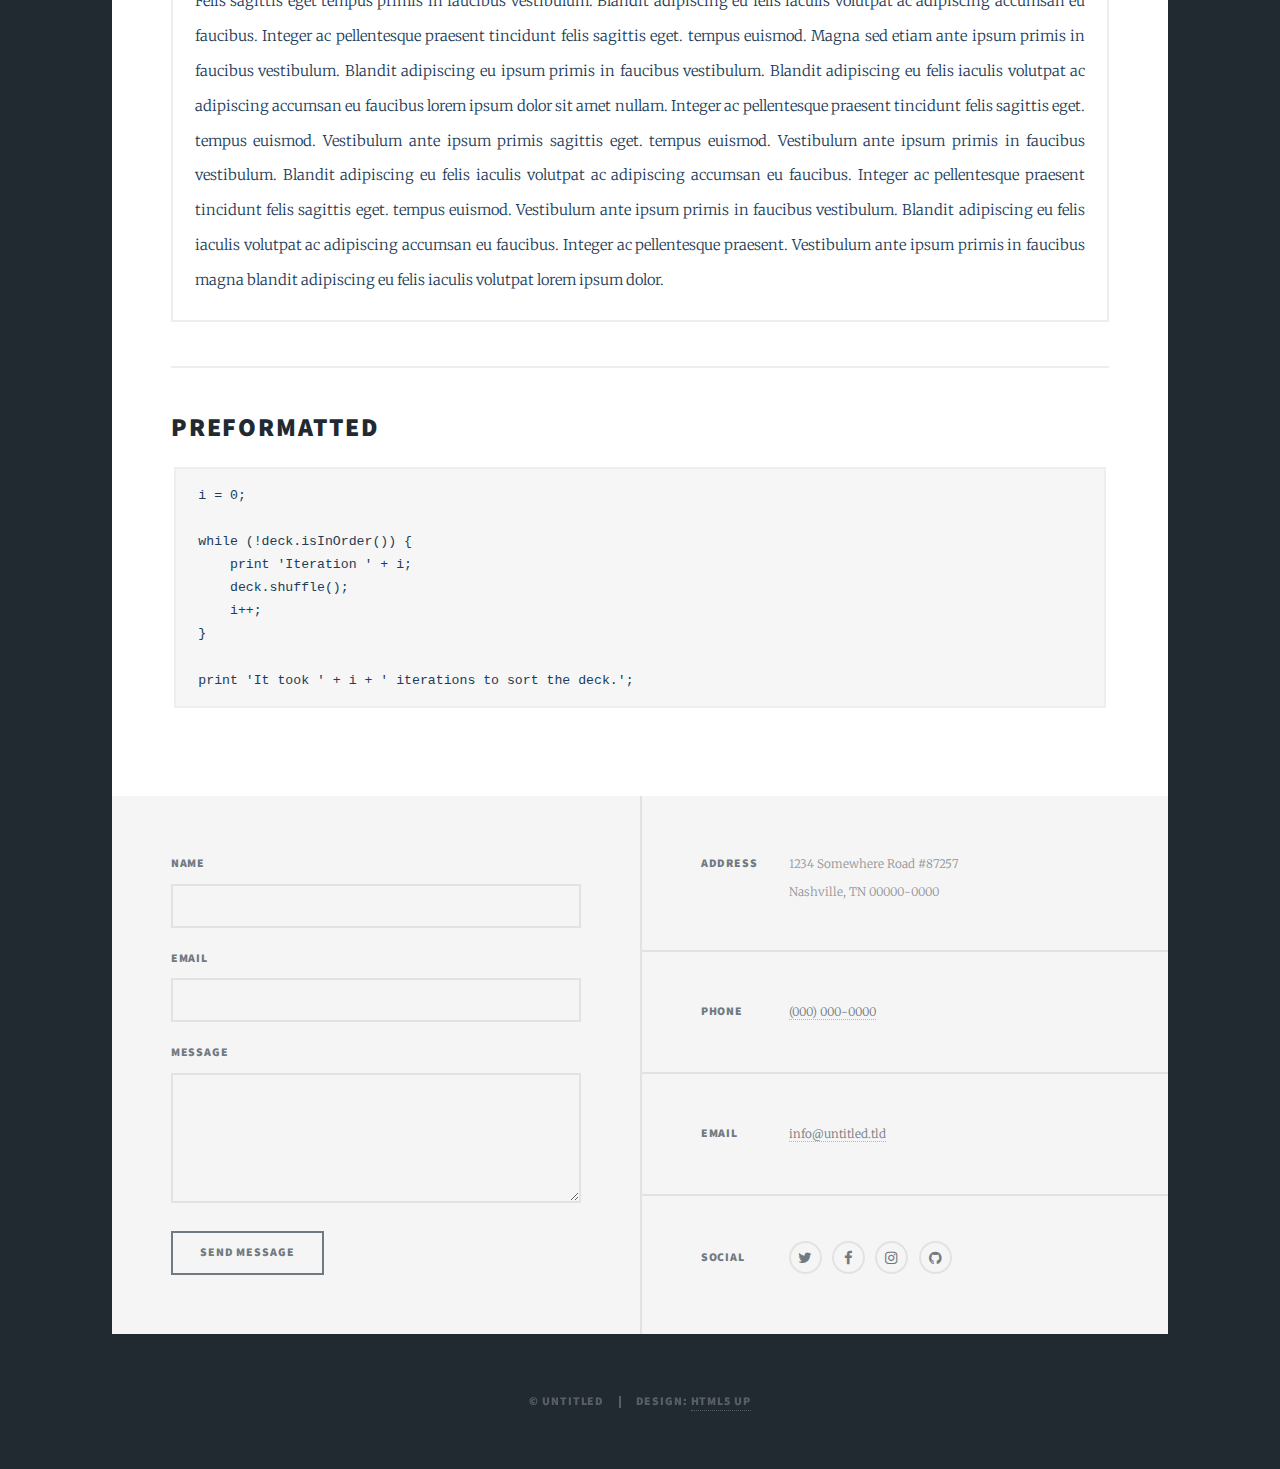
<file: html.html>
<!DOCTYPE HTML>
<!--
	Massively by HTML5 UP
	html5up.net | @ajlkn
	Free for personal and commercial use under the CCA 3.0 license (html5up.net/license)
-->
<html>
	<head>
		<title>Elements Reference - Massively by HTML5 UP</title>
		<meta charset="utf-8" />
		<meta name="viewport" content="width=device-width, initial-scale=1, user-scalable=no" />
		<link rel="stylesheet" href="assets/css/main.css" />
		<noscript><link rel="stylesheet" href="assets/css/noscript.css" /></noscript>
	</head>
	<body class="is-loading">

		<!-- Wrapper -->
			<div id="wrapper">

				<!-- Header -->
					<header id="header">
						<a href="index.html" class="logo">Massively</a>
					</header>

				<!-- Nav -->
					<nav id="nav">
						<ul class="links">
							<li><a href="index.html">This is Massively</a></li>
							<li><a href="generic.html">Generic Page</a></li>
							<li class="active"><a href="elements.html">Elements Reference</a></li>
						</ul>
						<ul class="icons">
							<li><a href="#" class="icon fa-twitter"><span class="label">Twitter</span></a></li>
							<li><a href="#" class="icon fa-facebook"><span class="label">Facebook</span></a></li>
							<li><a href="#" class="icon fa-instagram"><span class="label">Instagram</span></a></li>
							<li><a href="#" class="icon fa-github"><span class="label">GitHub</span></a></li>
						</ul>
					</nav>

				<!-- Main -->
					<div id="main">

						<!-- Post -->
							<section class="post">
								<header class="major">
									<h1>Elements<br />
									Reference</h1>
								</header>

								<!-- Text stuff -->
									<h2>Text</h2>
									<p>This is <b>bold</b> and this is <strong>strong</strong>. This is <i>italic</i> and this is <em>emphasized</em>.
									This is <sup>superscript</sup> text and this is <sub>subscript</sub> text.
									This is <u>underlined</u> and this is code: <code>for (;;) { ... }</code>.
									Finally, this is a <a href="#">link</a>.</p>
									<hr />
									<h2>Heading Level 2</h2>
									<h3>Heading Level 3</h3>
									<h4>Heading Level 4</h4>
									<h5>Heading Level 5</h5>
									<h6>Heading Level 6</h6>
									<hr />
									<header>
										<h2>Heading with a Subtitle</h2>
										<p>Lorem ipsum dolor sit amet nullam id egestas urna aliquam</p>
									</header>
									<p>Nunc lacinia ante nunc ac lobortis. Interdum adipiscing gravida odio porttitor sem non mi integer non faucibus ornare mi ut ante amet placerat aliquet. Volutpat eu sed ante lacinia sapien lorem accumsan varius montes viverra nibh in adipiscing blandit tempus accumsan.</p>
									<header>
										<h3>Heading with a Subtitle</h3>
										<p>Lorem ipsum dolor sit amet nullam id egestas urna aliquam</p>
									</header>
									<p>Nunc lacinia ante nunc ac lobortis. Interdum adipiscing gravida odio porttitor sem non mi integer non faucibus ornare mi ut ante amet placerat aliquet. Volutpat eu sed ante lacinia sapien lorem accumsan varius montes viverra nibh in adipiscing blandit tempus accumsan.</p>
									<header>
										<h4>Heading with a Subtitle</h4>
										<p>Lorem ipsum dolor sit amet nullam id egestas urna aliquam</p>
									</header>
									<p>Nunc lacinia ante nunc ac lobortis. Interdum adipiscing gravida odio porttitor sem non mi integer non faucibus ornare mi ut ante amet placerat aliquet. Volutpat eu sed ante lacinia sapien lorem accumsan varius montes viverra nibh in adipiscing blandit tempus accumsan.</p>

									<hr />

								<!-- Lists -->
									<h2>Lists</h2>
									<div class="row">
										<div class="6u 12u$(small)">

											<h3>Unordered</h3>
											<ul>
												<li>Dolor pulvinar etiam.</li>
												<li>Sagittis lorem eleifend.</li>
												<li>Felis feugiat dolore viverra.</li>
												<li>Dolor pulvinar etiam.</li>
											</ul>

											<h3>Alternate</h3>
											<ul class="alt">
												<li>Dolor pulvinar etiam etiam.</li>
												<li>Sagittis adipiscing eleifend.</li>
												<li>Felis enim dolore viverra.</li>
												<li>Dolor pulvinar etiam etiam.</li>
											</ul>

										</div>
										<div class="6u$ 12u$(small)">

											<h3>Ordered</h3>
											<ol>
												<li>Dolor pulvinar etiam.</li>
												<li>Etiam vel felis at viverra.</li>
												<li>Felis enim feugiat magna.</li>
												<li>Etiam vel felis nullam.</li>
												<li>Felis enim et tempus.</li>
											</ol>

											<h3>Icons</h3>
											<ul class="icons">
												<li><a href="#" class="icon fa-twitter"><span class="label">Twitter</span></a></li>
												<li><a href="#" class="icon fa-facebook"><span class="label">Facebook</span></a></li>
												<li><a href="#" class="icon fa-instagram"><span class="label">Instagram</span></a></li>
												<li><a href="#" class="icon fa-github"><span class="label">Github</span></a></li>
												<li><a href="#" class="icon fa-dribbble"><span class="label">Dribbble</span></a></li>
											</ul>
											<ul class="icons alt">
												<li><a href="#" class="icon alt fa-twitter"><span class="label">Twitter</span></a></li>
												<li><a href="#" class="icon alt fa-facebook"><span class="label">Facebook</span></a></li>
												<li><a href="#" class="icon alt fa-instagram"><span class="label">Instagram</span></a></li>
												<li><a href="#" class="icon alt fa-github"><span class="label">Github</span></a></li>
												<li><a href="#" class="icon alt fa-dribbble"><span class="label">Dribbble</span></a></li>
											</ul>

										</div>
									</div>
									<h3>Definition</h3>
									<dl>
										<dt>Item 1</dt>
										<dd>
											<p>Lorem ipsum dolor vestibulum ante ipsum primis in faucibus vestibulum. Blandit adipiscing eu felis iaculis volutpat ac adipiscing accumsan eu faucibus. Integer ac pellentesque praesent.</p>
										</dd>
										<dt>Item 2</dt>
										<dd>
											<p>Lorem ipsum dolor vestibulum ante ipsum primis in faucibus vestibulum. Blandit adipiscing eu felis iaculis volutpat ac adipiscing accumsan eu faucibus. Integer ac pellentesque praesent.</p>
										</dd>
										<dt>Item 3</dt>
										<dd>
											<p>Lorem ipsum dolor vestibulum ante ipsum primis in faucibus vestibulum. Blandit adipiscing eu felis iaculis volutpat ac adipiscing accumsan eu faucibus. Integer ac pellentesque praesent.</p>
										</dd>
									</dl>

									<h3>Actions</h3>
									<ul class="actions">
										<li><a href="#" class="button special">Special</a></li>
										<li><a href="#" class="button">Default</a></li>
									</ul>
									<ul class="actions small">
										<li><a href="#" class="button special small">Small</a></li>
										<li><a href="#" class="button small">Small</a></li>
									</ul>
									<div class="row">
										<div class="6u 12u$(small)">
											<ul class="actions vertical">
												<li><a href="#" class="button special">Default</a></li>
												<li><a href="#" class="button">Default</a></li>
											</ul>
										</div>
										<div class="6u 12u$(small)">
											<ul class="actions vertical small">
												<li><a href="#" class="button special small">Small</a></li>
												<li><a href="#" class="button small">Small</a></li>
											</ul>
										</div>
									</div>
									<div class="row">
										<div class="6u 12u$(small)">
											<ul class="actions vertical">
												<li><a href="#" class="button special fit">Default</a></li>
												<li><a href="#" class="button fit">Default</a></li>
											</ul>
										</div>
										<div class="6u$ 12u$(small)">
											<ul class="actions vertical small">
												<li><a href="#" class="button special small fit">Small</a></li>
												<li><a href="#" class="button small fit">Small</a></li>
											</ul>
										</div>
									</div>

									<hr />

								<!-- Blockquote -->
									<h2>Blockquote</h2>
									<blockquote>Fringilla nisl. Donec accumsan interdum nisi, quis tincidunt felis sagittis eget tempus euismod. Vestibulum ante ipsum primis in faucibus vestibulum. Blandit adipiscing eu felis iaculis volutpat ac adipiscing accumsan faucibus. Vestibulum ante ipsum primis in faucibus vestibulum. Blandit adipiscing eu felis.</blockquote>

									<hr />

								<!-- Table -->
									<h2>Table</h2>

									<h3>Default</h3>
									<div class="table-wrapper">
										<table>
											<thead>
												<tr>
													<th>Name</th>
													<th>Description</th>
													<th>Price</th>
												</tr>
											</thead>
											<tbody>
												<tr>
													<td>Item 1</td>
													<td>Ante turpis integer aliquet porttitor.</td>
													<td>29.99</td>
												</tr>
												<tr>
													<td>Item 2</td>
													<td>Vis ac commodo adipiscing arcu aliquet.</td>
													<td>19.99</td>
												</tr>
												<tr>
													<td>Item 3</td>
													<td> Morbi faucibus arcu accumsan lorem.</td>
													<td>29.99</td>
												</tr>
												<tr>
													<td>Item 4</td>
													<td>Vitae integer tempus condimentum.</td>
													<td>19.99</td>
												</tr>
												<tr>
													<td>Item 5</td>
													<td>Ante turpis integer aliquet porttitor.</td>
													<td>29.99</td>
												</tr>
											</tbody>
											<tfoot>
												<tr>
													<td colspan="2"></td>
													<td>100.00</td>
												</tr>
											</tfoot>
										</table>
									</div>

									<h3>Alternate</h3>
									<div class="table-wrapper">
										<table class="alt">
											<thead>
												<tr>
													<th>Name</th>
													<th>Description</th>
													<th>Price</th>
												</tr>
											</thead>
											<tbody>
												<tr>
													<td>Item 1</td>
													<td>Ante turpis integer aliquet porttitor.</td>
													<td>29.99</td>
												</tr>
												<tr>
													<td>Item 2</td>
													<td>Vis ac commodo adipiscing arcu aliquet.</td>
													<td>19.99</td>
												</tr>
												<tr>
													<td>Item 3</td>
													<td> Morbi faucibus arcu accumsan lorem.</td>
													<td>29.99</td>
												</tr>
												<tr>
													<td>Item 4</td>
													<td>Vitae integer tempus condimentum.</td>
													<td>19.99</td>
												</tr>
												<tr>
													<td>Item 5</td>
													<td>Ante turpis integer aliquet porttitor.</td>
													<td>29.99</td>
												</tr>
											</tbody>
											<tfoot>
												<tr>
													<td colspan="2"></td>
													<td>100.00</td>
												</tr>
											</tfoot>
										</table>
									</div>

									<hr />

								<!-- Buttons -->
									<h2>Buttons</h2>
									<ul class="actions">
										<li><a href="#" class="button special">Special</a></li>
										<li><a href="#" class="button">Default</a></li>
									</ul>
									<ul class="actions">
										<li><a href="#" class="button special big">Big</a></li>
										<li><a href="#" class="button">Default</a></li>
										<li><a href="#" class="button small">Small</a></li>
									</ul>
									<ul class="actions fit">
										<li><a href="#" class="button special fit">Fit</a></li>
										<li><a href="#" class="button fit">Fit</a></li>
									</ul>
									<ul class="actions fit small">
										<li><a href="#" class="button special fit small">Fit + Small</a></li>
										<li><a href="#" class="button fit small">Fit + Small</a></li>
									</ul>
									<ul class="actions">
										<li><a href="#" class="button special icon fa-search">Icon</a></li>
										<li><a href="#" class="button icon fa-download">Icon</a></li>
									</ul>
									<ul class="actions">
										<li><span class="button special disabled">Special</span></li>
										<li><span class="button disabled">Default</span></li>
									</ul>

									<hr />

								<!-- Form -->
									<h2>Form</h2>

									<form method="post" action="#" class="alt">
										<div class="row uniform">
											<div class="6u 12u$(xsmall)">
												<input type="text" name="demo-name" id="demo-name" value="" placeholder="Name" />
											</div>
											<div class="6u$ 12u$(xsmall)">
												<input type="email" name="demo-email" id="demo-email" value="" placeholder="Email" />
											</div>
											<!-- Break -->
											<div class="12u$">
												<div class="select-wrapper">
													<select name="demo-category" id="demo-category">
														<option value="">- Category -</option>
														<option value="1">Manufacturing</option>
														<option value="1">Shipping</option>
														<option value="1">Administration</option>
														<option value="1">Human Resources</option>
													</select>
												</div>
											</div>
											<!-- Break -->
											<div class="4u 12u$(small)">
												<input type="radio" id="demo-priority-low" name="demo-priority" checked>
												<label for="demo-priority-low">Low</label>
											</div>
											<div class="4u 12u$(small)">
												<input type="radio" id="demo-priority-normal" name="demo-priority">
												<label for="demo-priority-normal">Normal</label>
											</div>
											<div class="4u$ 12u$(small)">
												<input type="radio" id="demo-priority-high" name="demo-priority">
												<label for="demo-priority-high">High</label>
											</div>
											<!-- Break -->
											<div class="6u 12u$(small)">
												<input type="checkbox" id="demo-copy" name="demo-copy">
												<label for="demo-copy">Email me a copy</label>
											</div>
											<div class="6u$ 12u$(small)">
												<input type="checkbox" id="demo-human" name="demo-human" checked>
												<label for="demo-human">I am a human</label>
											</div>
											<!-- Break -->
											<div class="12u$">
												<textarea name="demo-message" id="demo-message" placeholder="Enter your message" rows="6"></textarea>
											</div>
											<!-- Break -->
											<div class="12u$">
												<ul class="actions">
													<li><input type="submit" value="Send Message" class="special" /></li>
													<li><input type="reset" value="Reset" /></li>
												</ul>
											</div>
										</div>
									</form>

									<hr />

								<!-- Image -->
									<h2>Image</h2>

									<h3>Fit</h3>
									<span class="image fit"><img src="images/pic01.jpg" alt="" /></span>
									<div class="box alt">
										<div class="row 50% uniform">
											<div class="4u"><span class="image fit"><img src="images/pic02.jpg" alt="" /></span></div>
											<div class="4u"><span class="image fit"><img src="images/pic03.jpg" alt="" /></span></div>
											<div class="4u$"><span class="image fit"><img src="images/pic04.jpg" alt="" /></span></div>
											<!-- Break -->
											<div class="4u"><span class="image fit"><img src="images/pic04.jpg" alt="" /></span></div>
											<div class="4u"><span class="image fit"><img src="images/pic02.jpg" alt="" /></span></div>
											<div class="4u$"><span class="image fit"><img src="images/pic03.jpg" alt="" /></span></div>
											<!-- Break -->
											<div class="4u"><span class="image fit"><img src="images/pic03.jpg" alt="" /></span></div>
											<div class="4u"><span class="image fit"><img src="images/pic04.jpg" alt="" /></span></div>
											<div class="4u$"><span class="image fit"><img src="images/pic02.jpg" alt="" /></span></div>
										</div>
									</div>

									<h3>Left &amp; Right</h3>
									<p><span class="image left"><img src="images/pic08.jpg" alt="" /></span>Lorem ipsum dolor sit accumsan interdum nisi, quis tincidunt felis sagittis eget. tempus euismod. Vestibulum ante ipsum primis in faucibus vestibulum. Blandit adipiscing eu felis iaculis volutpat ac adipiscing accumsan eu faucibus. Integer ac pellentesque praesent tincidunt felis sagittis eget. tempus euismod. Vestibulum ante ipsum primis sagittis eget. tempus euismod. Vestibulum ante ipsum primis in faucibus vestibulum. Blandit adipiscing eu felis iaculis volutpat ac adipiscing accumsan eu faucibus. Integer ac pellentesque praesent tincidunt felis sagittis eget. tempus euismod. Vestibulum ante ipsum primis in faucibus vestibulum. Blandit adipiscing eu felis iaculis volutpat ac adipiscing accumsan eu faucibus. Integer ac pellentesque praesent. Vestibulum ante ipsum primis in faucibus magna blandit adipiscing eu felis iaculis.</p>
									<p><span class="image right"><img src="images/pic09.jpg" alt="" /></span>Lorem ipsum dolor sit accumsan interdum nisi, quis tincidunt felis sagittis eget. tempus euismod. Vestibulum ante ipsum primis in faucibus vestibulum. Blandit adipiscing eu felis iaculis volutpat ac adipiscing accumsan eu faucibus. Integer ac pellentesque praesent tincidunt felis sagittis eget. tempus euismod. Vestibulum ante ipsum primis sagittis eget. tempus euismod. Vestibulum ante ipsum primis in faucibus vestibulum. Blandit adipiscing eu felis iaculis volutpat ac adipiscing accumsan eu faucibus. Integer ac pellentesque praesent tincidunt felis sagittis eget. tempus euismod. Vestibulum ante ipsum primis in faucibus vestibulum. Blandit adipiscing eu felis iaculis volutpat ac adipiscing accumsan eu faucibus. Integer ac pellentesque praesent. Vestibulum ante ipsum primis in faucibus magna blandit adipiscing eu felis iaculis.</p>

									<hr />

								<!-- Box -->
									<h2>Box</h2>
									<div class="box">
										<p>Felis sagittis eget tempus primis in faucibus vestibulum. Blandit adipiscing eu felis iaculis volutpat ac adipiscing accumsan eu faucibus. Integer ac pellentesque praesent tincidunt felis sagittis eget. tempus euismod. Magna sed etiam ante ipsum primis in faucibus vestibulum. Blandit adipiscing eu ipsum primis in faucibus vestibulum. Blandit adipiscing eu felis iaculis volutpat ac adipiscing accumsan eu faucibus lorem ipsum dolor sit amet nullam. Integer ac pellentesque praesent tincidunt felis sagittis eget. tempus euismod. Vestibulum ante ipsum primis sagittis eget. tempus euismod. Vestibulum ante ipsum primis in faucibus vestibulum. Blandit adipiscing eu felis iaculis volutpat ac adipiscing accumsan eu faucibus. Integer ac pellentesque praesent tincidunt felis sagittis eget. tempus euismod. Vestibulum ante ipsum primis in faucibus vestibulum. Blandit adipiscing eu felis iaculis volutpat ac adipiscing accumsan eu faucibus. Integer ac pellentesque praesent. Vestibulum ante ipsum primis in faucibus magna blandit adipiscing eu felis iaculis volutpat lorem ipsum dolor.</p>
									</div>

									<hr />

								<!-- Preformatted Code -->
									<h2>Preformatted</h2>
									<pre><code>i = 0;

while (!deck.isInOrder()) {
    print 'Iteration ' + i;
    deck.shuffle();
    i++;
}

print 'It took ' + i + ' iterations to sort the deck.';
</code></pre>

							</section>

					</div>

				<!-- Footer -->
					<footer id="footer">
						<section>
							<form method="post" action="#">
								<div class="field">
									<label for="name">Name</label>
									<input type="text" name="name" id="name" />
								</div>
								<div class="field">
									<label for="email">Email</label>
									<input type="text" name="email" id="email" />
								</div>
								<div class="field">
									<label for="message">Message</label>
									<textarea name="message" id="message" rows="3"></textarea>
								</div>
								<ul class="actions">
									<li><input type="submit" value="Send Message" /></li>
								</ul>
							</form>
						</section>
						<section class="split contact">
							<section class="alt">
								<h3>Address</h3>
								<p>1234 Somewhere Road #87257<br />
								Nashville, TN 00000-0000</p>
							</section>
							<section>
								<h3>Phone</h3>
								<p><a href="#">(000) 000-0000</a></p>
							</section>
							<section>
								<h3>Email</h3>
								<p><a href="#">info@untitled.tld</a></p>
							</section>
							<section>
								<h3>Social</h3>
								<ul class="icons alt">
									<li><a href="#" class="icon alt fa-twitter"><span class="label">Twitter</span></a></li>
									<li><a href="#" class="icon alt fa-facebook"><span class="label">Facebook</span></a></li>
									<li><a href="#" class="icon alt fa-instagram"><span class="label">Instagram</span></a></li>
									<li><a href="#" class="icon alt fa-github"><span class="label">GitHub</span></a></li>
								</ul>
							</section>
						</section>
					</footer>

				<!-- Copyright -->
					<div id="copyright">
						<ul><li>&copy; Untitled</li><li>Design: <a href="https://html5up.net">HTML5 UP</a></li></ul>
					</div>

			</div>

		<!-- Scripts -->
			<script src="assets/js/jquery.min.js"></script>
			<script src="assets/js/jquery.scrollex.min.js"></script>
			<script src="assets/js/jquery.scrolly.min.js"></script>
			<script src="assets/js/skel.min.js"></script>
			<script src="assets/js/util.js"></script>
			<script src="assets/js/main.js"></script>

	</body>
</html>
</file>
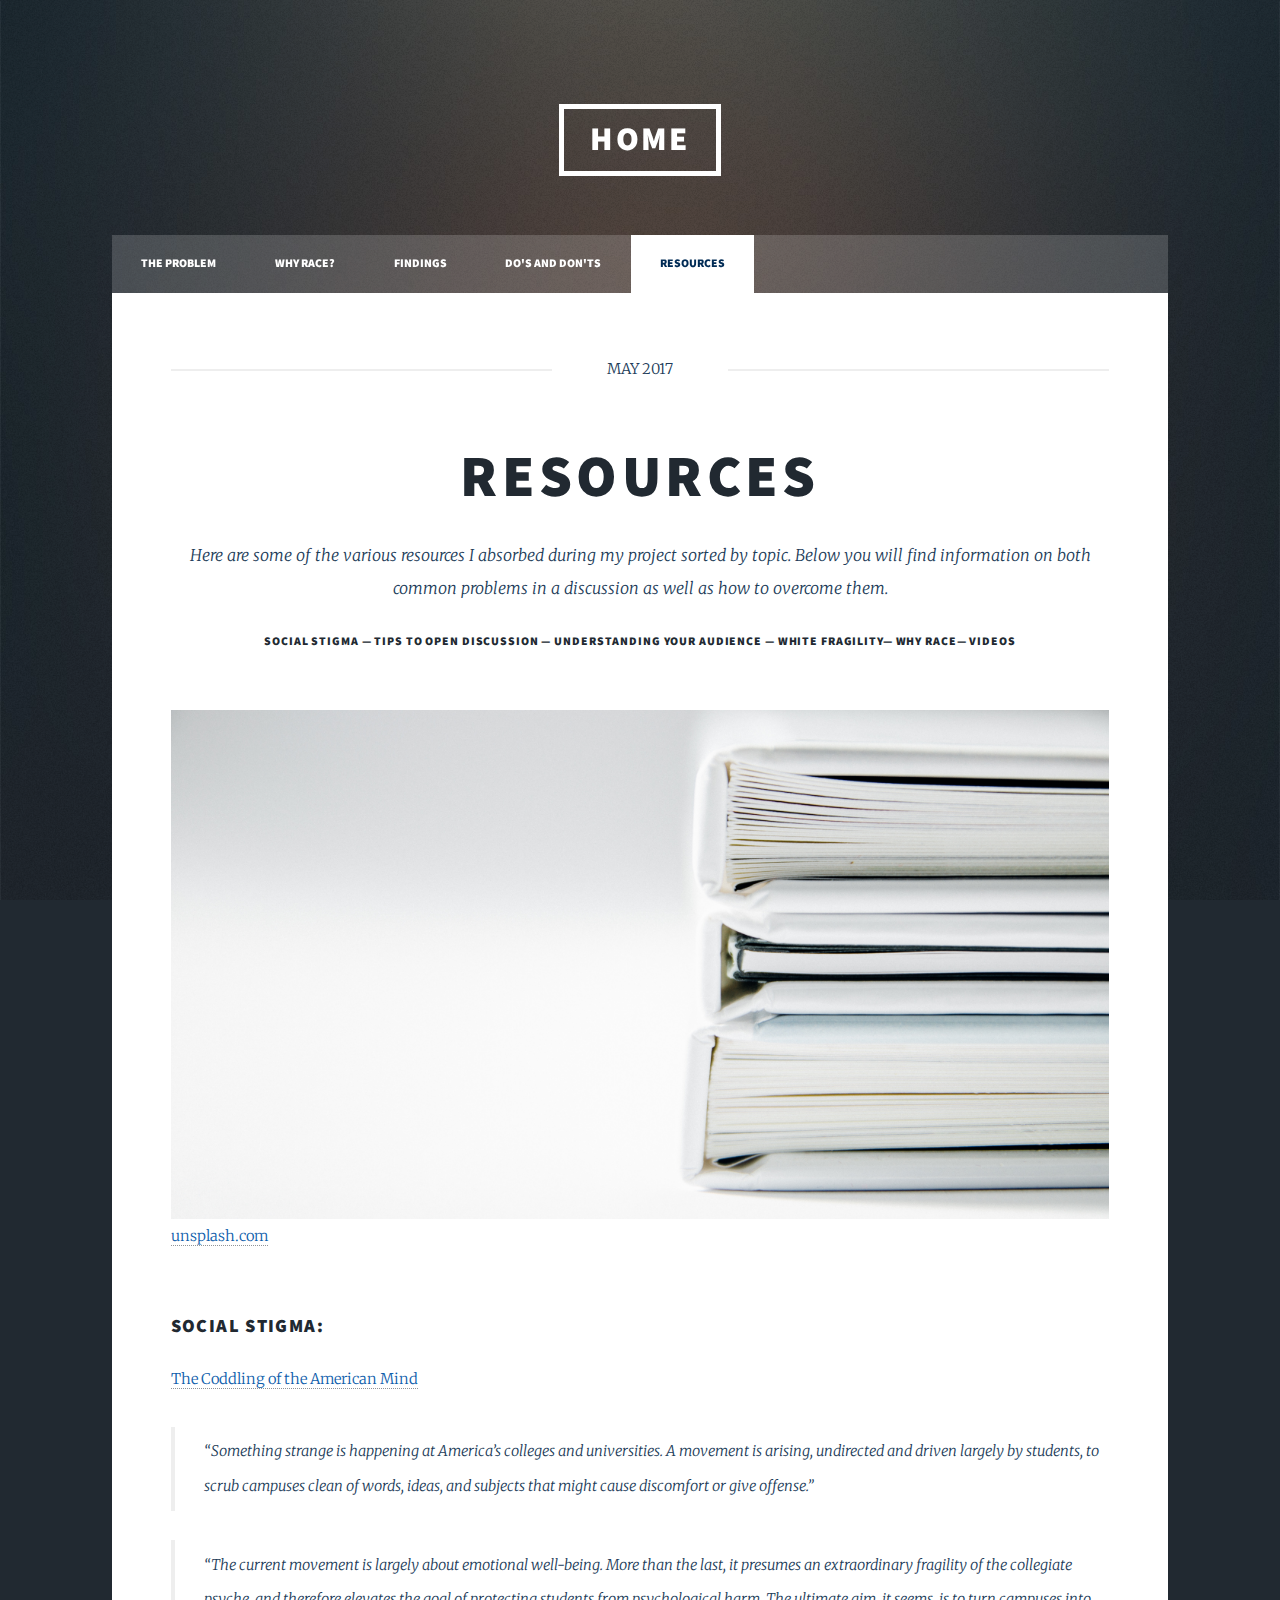
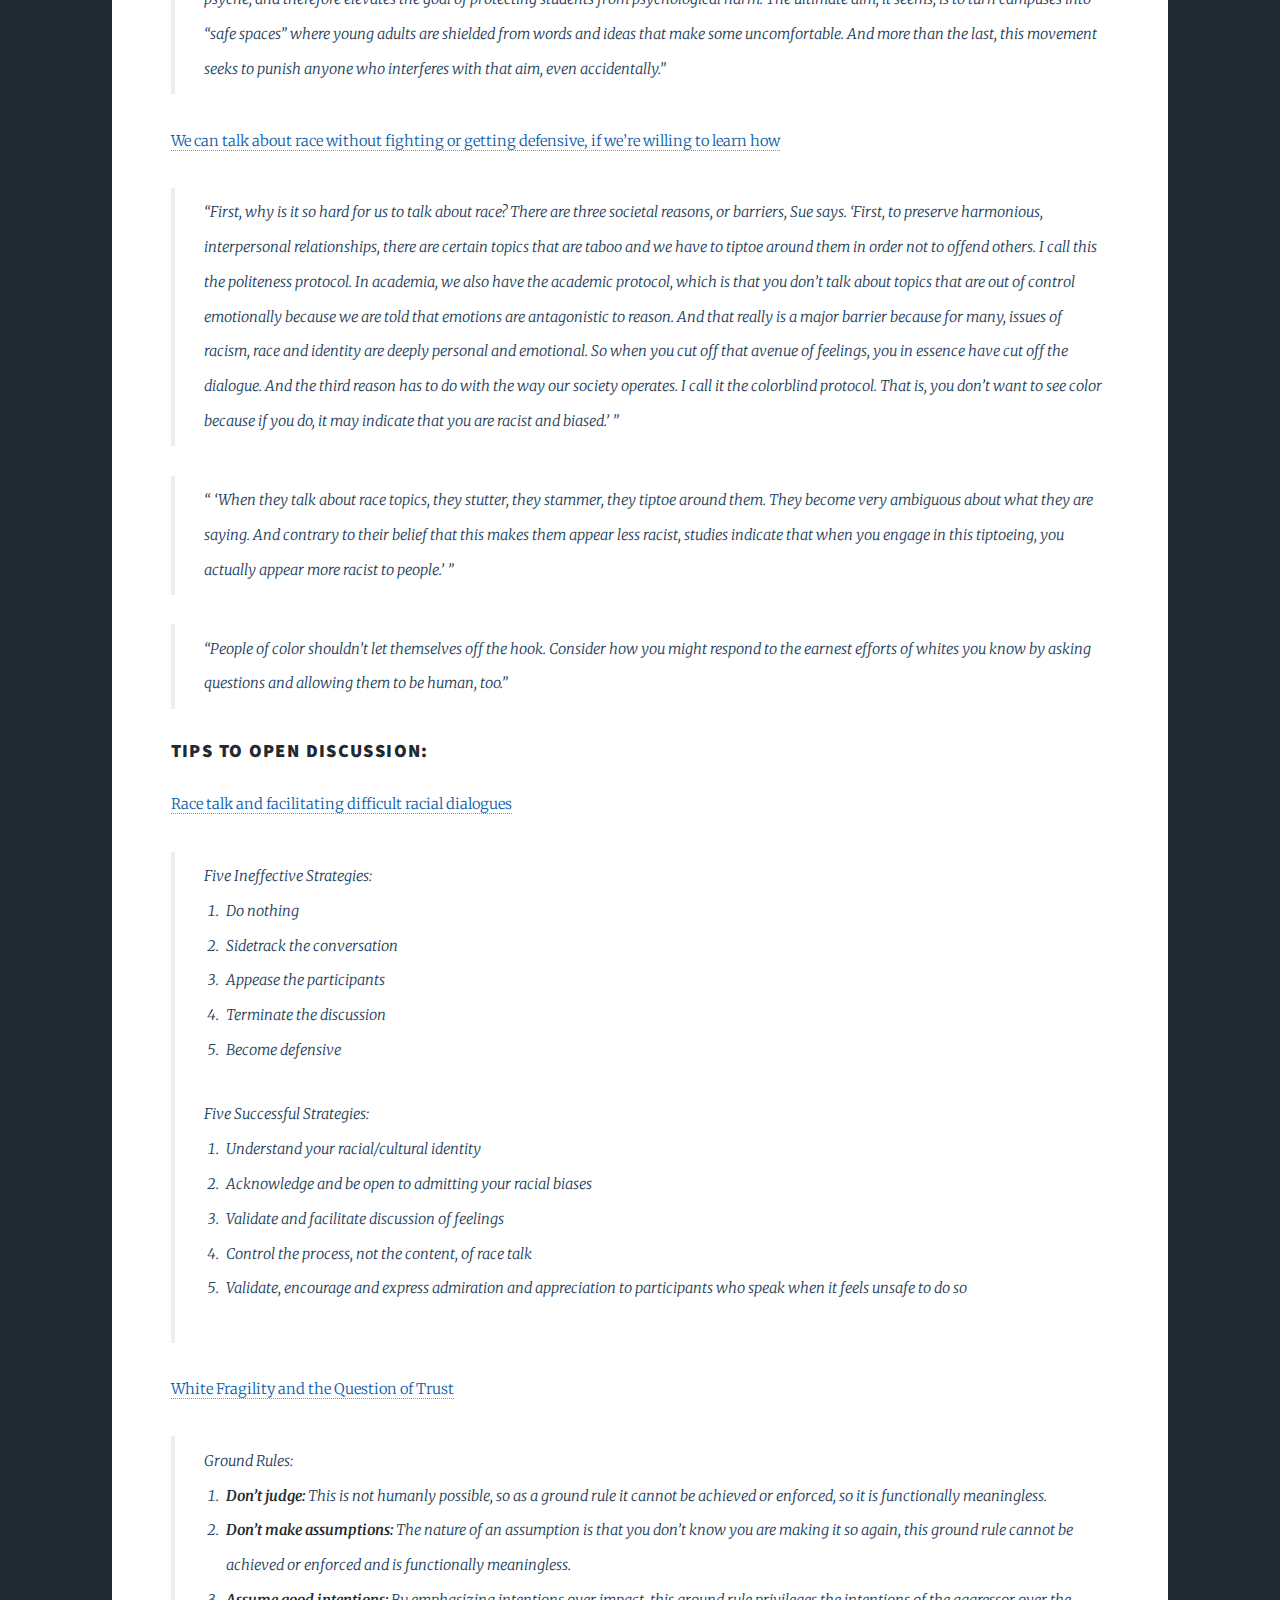
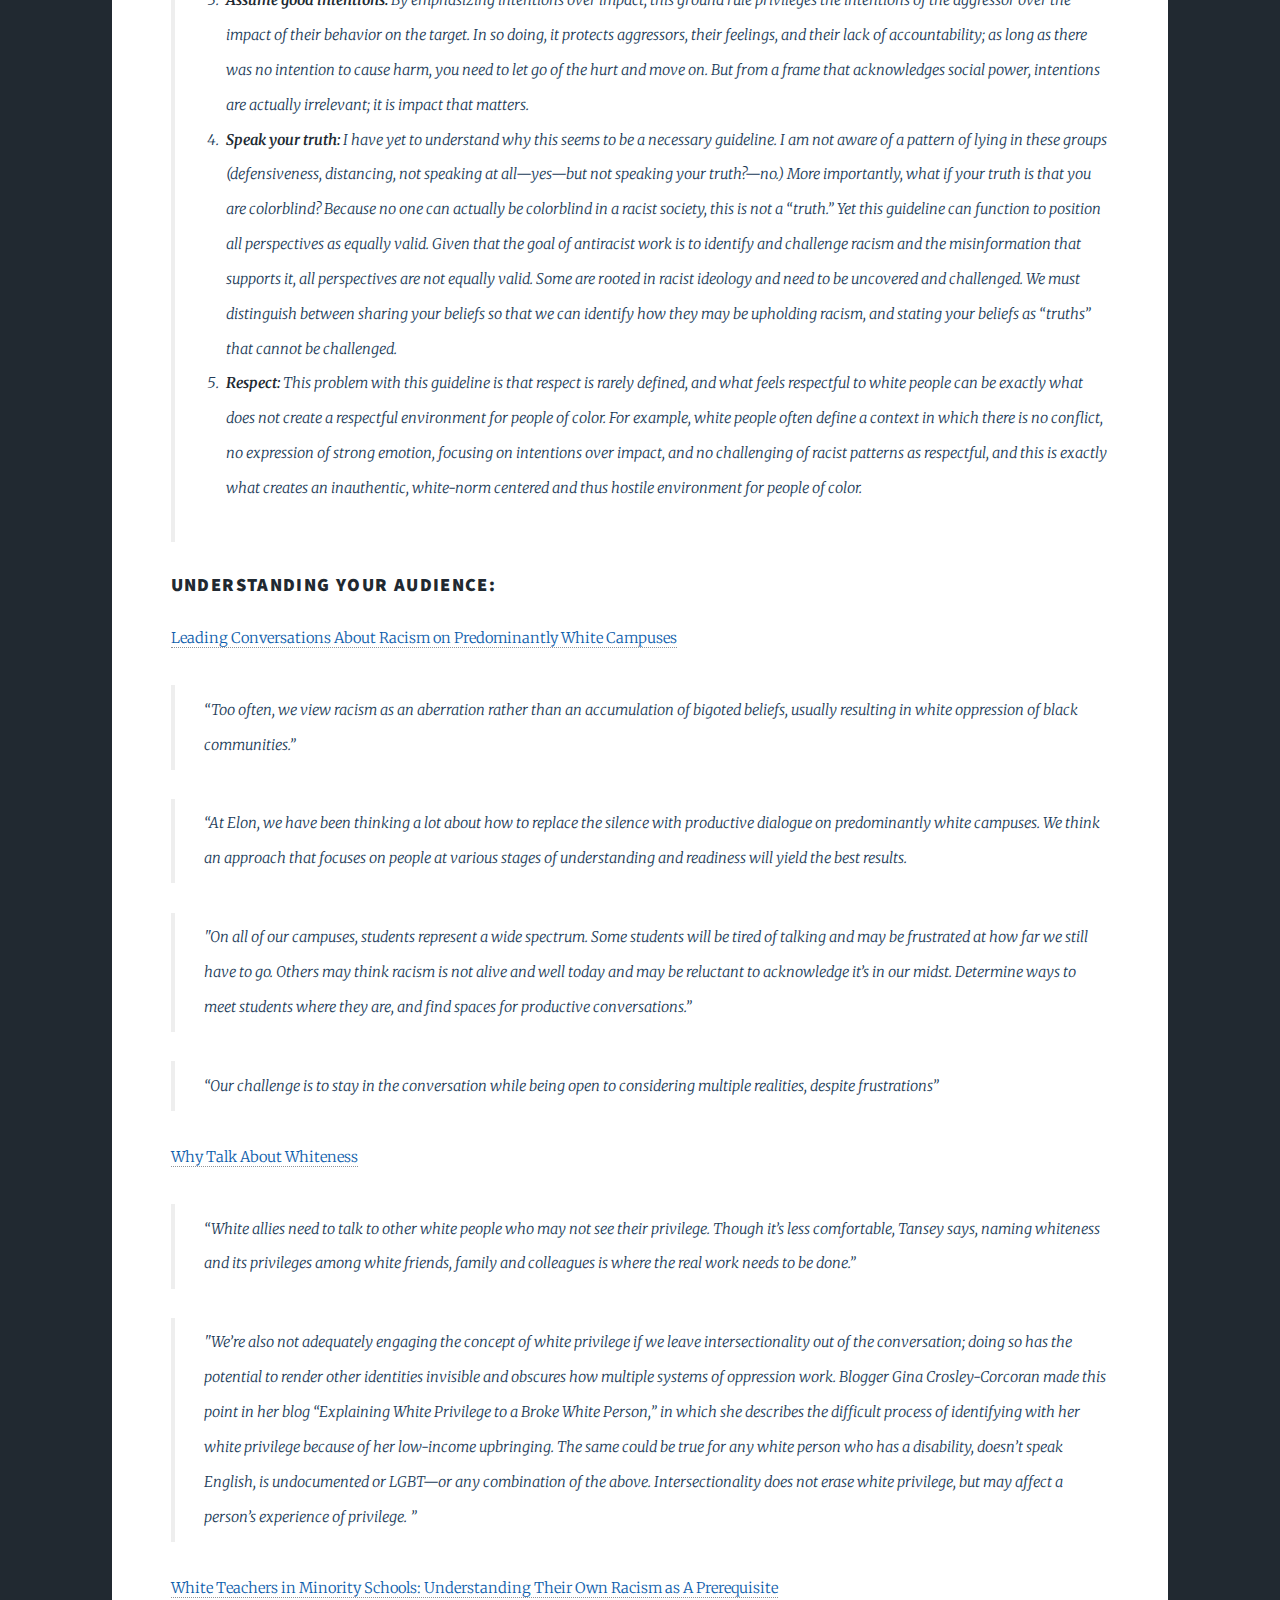
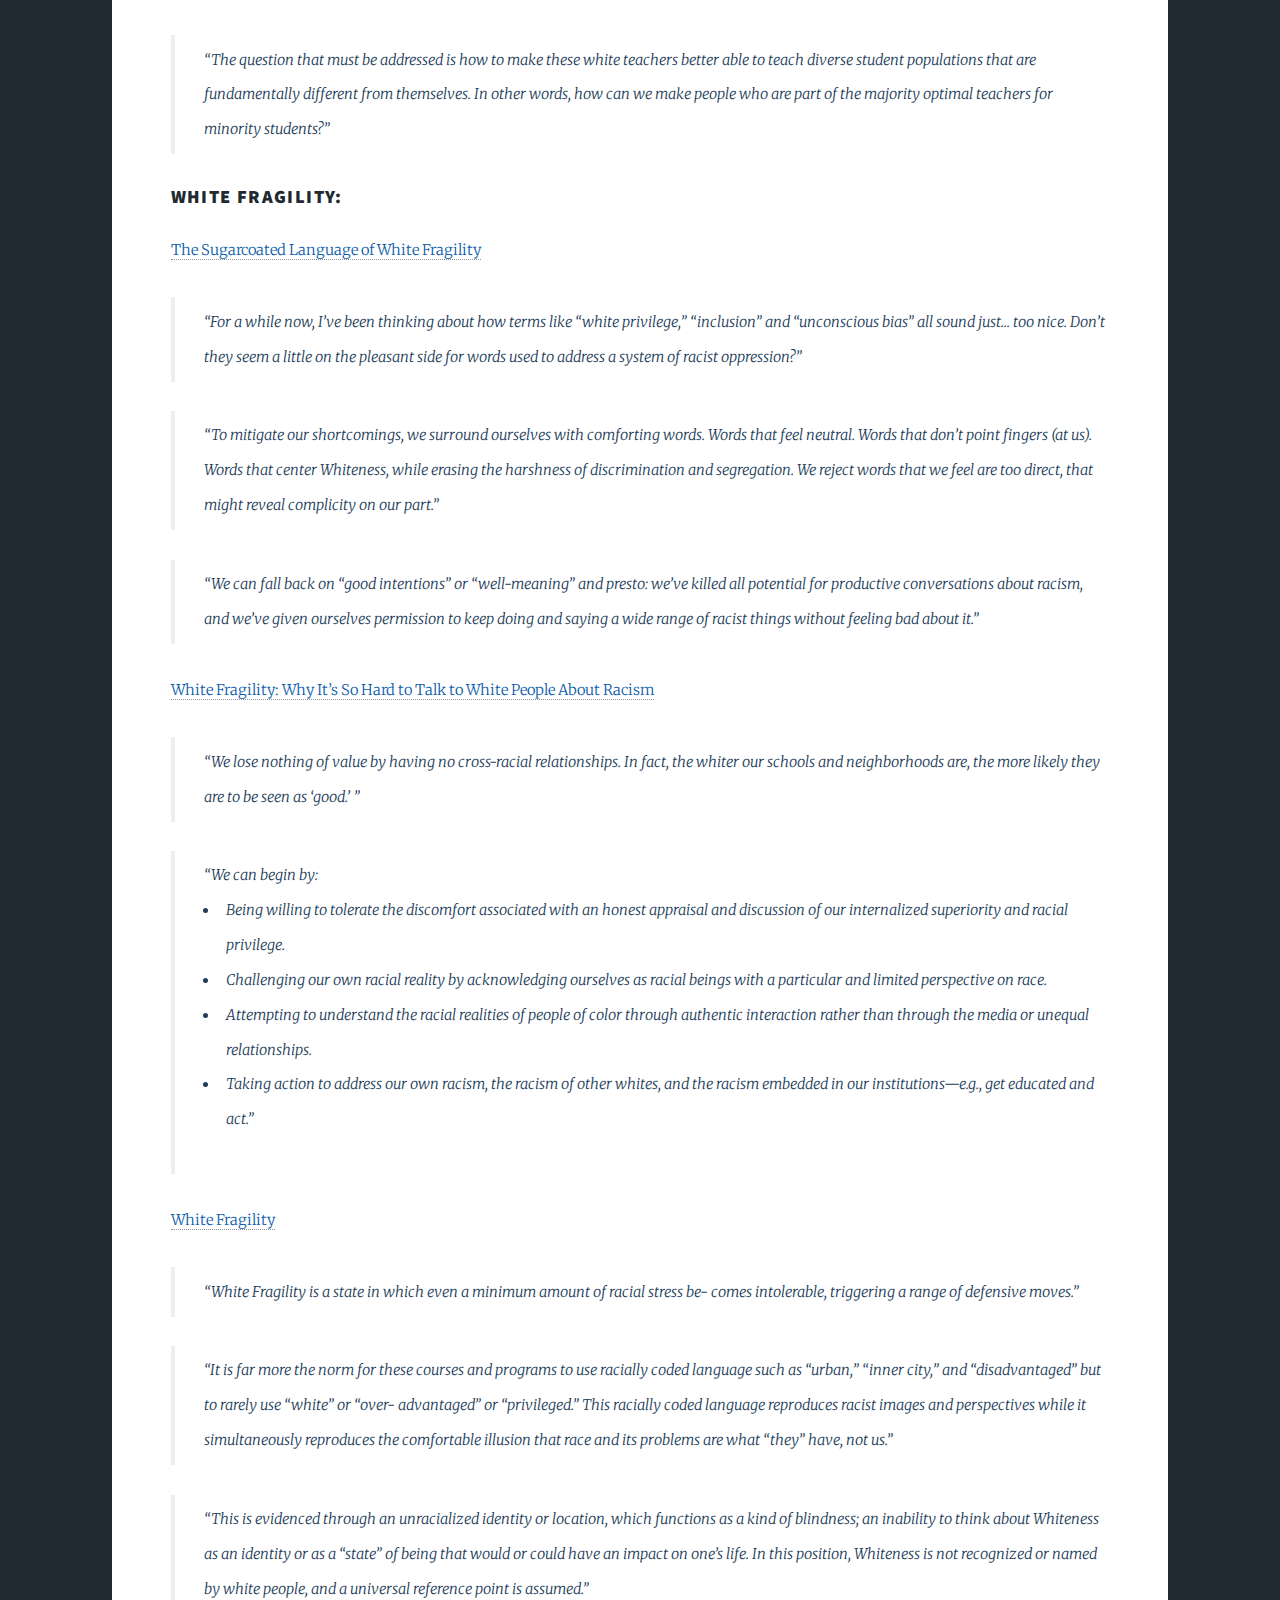
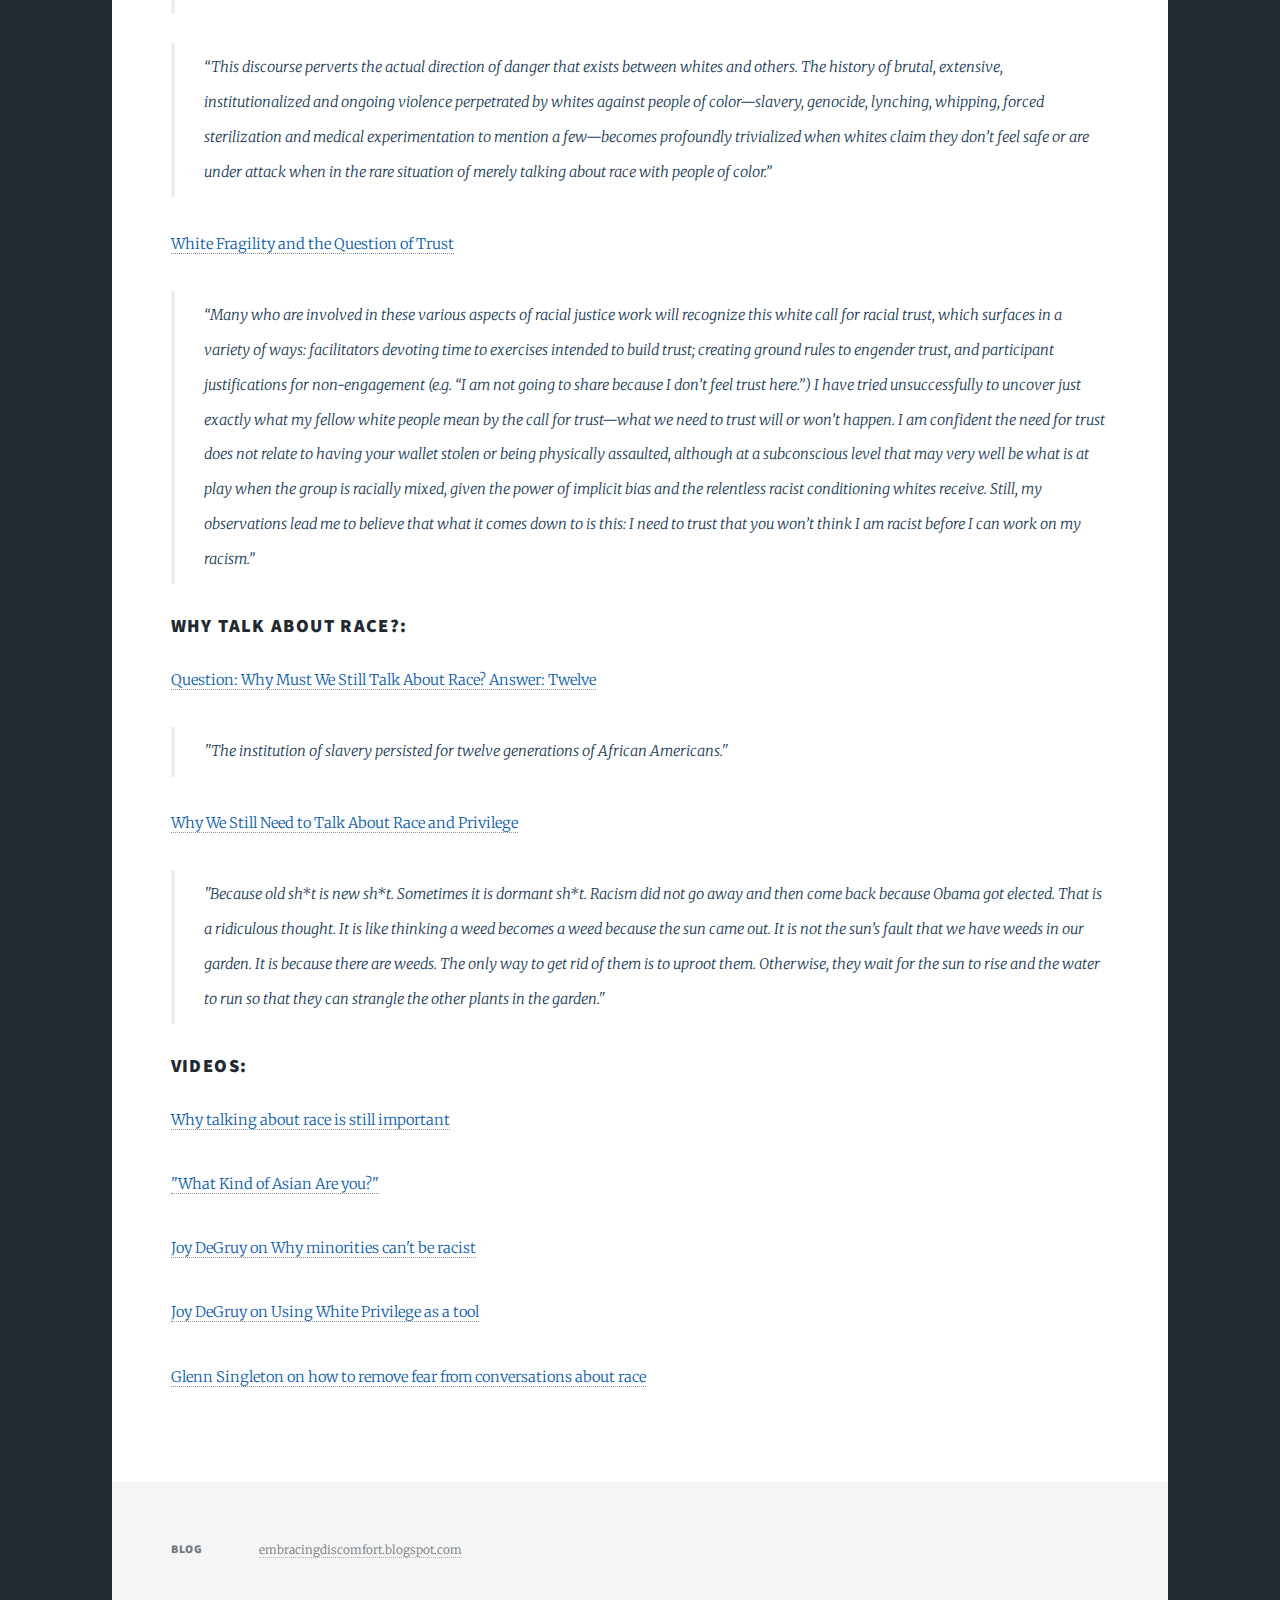
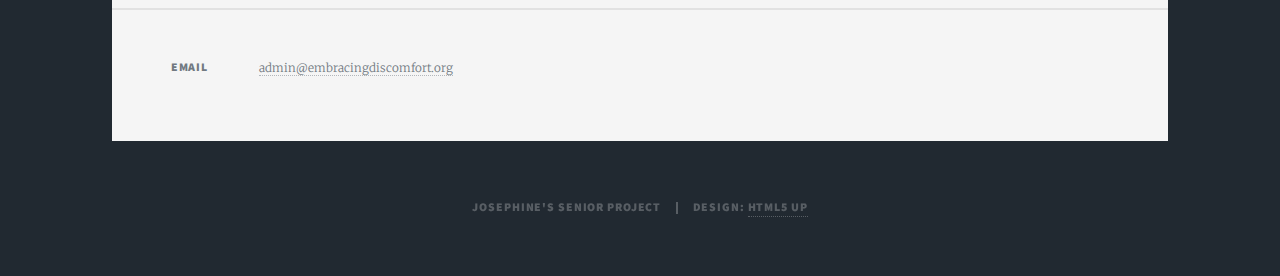
<file: resources.html>
<!DOCTYPE HTML>
<!--
	Massively by HTML5 UP
	html5up.net | @ajlkn
	Free for personal and commercial use under the CCA 3.0 license (html5up.net/license)
-->
<html>
	<head>
		<title>Resources</title>
		<meta charset="utf-8" />
		<meta name="viewport" content="width=device-width, initial-scale=1, user-scalable=no" />
		<link rel="stylesheet" href="assets/css/main.css" />
		<noscript><link rel="stylesheet" href="assets/css/noscript.css" /></noscript>
	</head>
	<body class="is-loading">

		<!-- Wrapper -->
			<div id="wrapper" class="fade-in">

				<!-- Header -->
					<header id="header">
						<a href="index.html" class="logo">Home</a>
					</header>

				<!-- Nav -->
					<nav id="nav">
						<ul class="links" id="top">
							<li><a href="index.html#top">The Problem</a></li>
							<li><a href="whyRace.html">Why Race?</a></li>
							<li><a href="findings.html#top">Findings</a></li>
							<li><a href="list.html#top">DO's and DON'Ts</a></li>
							<li class="active"><a href="#top">Resources</a></li>
						</ul>
					</nav>

				<!-- Main -->
					<div id="main">

						<!-- Post -->
							<section class="post">
								<header class="major">
									<span class="date">MAY 2017</span>
									<h1>Resources</h1>
									<p>Here are some of the various resources I absorbed during my project sorted by topic. Below you will find information on both common problems in a discussion as well as how to overcome them.</p>
									<h6><a href="#S"> Social Stigma —</a><a href="#T"> Tips to Open Discussion —</a><a href="#U"> Understanding your Audience —</a><a href="#Whi"> White Fragility—</a><a href="#Why"> Why Race—</a><a href="#V"> Videos</a></h6>

								</header>
								<div class="image main"><img src="images/resources.jpg" alt="" />
								<figcaption><a href="https://unsplash.com/photos/XN4T2PVUUgk">unsplash.com</a></figcaption></div>

								<h3 id="S">Social Stigma:</h3>
                                                                    <p><a href="https://www.theatlantic.com/magazine/archive/2015/09/the-coddling-of-the-american-mind/399356/">The Coddling of the American Mind</a></p>
                                                                        <blockquote>“Something strange is happening at America’s colleges and universities. A movement is arising, undirected and driven largely by students, to scrub campuses clean of words, ideas, and subjects that might cause discomfort or give offense.”</blockquote>
                                                                        <blockquote>“The current movement is largely about emotional well-being. More than the last, it presumes an extraordinary fragility of the collegiate psyche, and therefore elevates the goal of protecting students from psychological harm. The ultimate aim, it seems, is to turn campuses into “safe spaces” where young adults are shielded from words and ideas that make some uncomfortable. And more than the last, this movement seeks to punish anyone who interferes with that aim, even accidentally.”</blockquote>
                                                                    <p><a href="https://www.washingtonpost.com/news/inspired-life/wp/2015/03/09/why-americans-fear-talking-about-race-and-how-you-can-lead-the-way/?utm_term=.b7db990f4ad9">We can talk about race without fighting or getting defensive, if we’re willing to learn how</a></p>
                                                                        <blockquote>“First, why is it so hard for us to talk about race?
                                                                                    There are three societal reasons, or barriers, Sue says. ‘First, to preserve harmonious, interpersonal relationships, there are certain topics that are taboo and we have to tiptoe around them in order not to offend others. I call this the politeness protocol. In academia, we also have the academic protocol, which is that you don’t talk about topics that are out of control emotionally because we are told that emotions are antagonistic to reason. And that really is a major barrier because for many, issues of racism, race and identity are deeply personal and emotional. So when you cut off that avenue of feelings, you in essence have cut off the dialogue. And the third reason has to do with the way our society operates. I call it the colorblind protocol. That is, you don’t want to see color because if you do, it may indicate that you are racist and biased.’ ”</blockquote>
                                                                        <blockquote>“ ‘When they talk about race topics, they stutter, they stammer, they tiptoe around them. They become very ambiguous about what they are saying. And contrary to their belief that this makes them appear less racist, studies indicate that when you engage in this tiptoeing, you actually appear more racist to people.’ ”</blockquote>
                                                                        <blockquote>“People of color shouldn’t let themselves off the hook. Consider how you might respond to the earnest efforts of whites you know by asking questions and allowing them to be human, too.”</blockquote>

								<h3 id="T">Tips to Open Discussion:</h3>
                                                                    <p><a href="https://ct.counseling.org/2015/12/race-talk-and-facilitating-difficult-racial-dialogues/">Race talk and facilitating difficult racial dialogues</a></p>
                                                                        <blockquote>
                                                                            Five Ineffective Strategies:
                                                                                <ol><li>Do nothing</li>
                                                                                <li>Sidetrack the conversation</li>
                                                                                <li>Appease the participants</li>
                                                                                <li>Terminate the discussion</li>
                                                                                <li>Become defensive</li>
                                                                                </ol>
                                                                            Five Successful Strategies:
                                                                                <ol><li>Understand your racial/cultural identity</li>
                                                                                <li>Acknowledge and be open to admitting your racial biases</li>
                                                                                <li>Validate and facilitate discussion of feelings</li>
                                                                                <li>Control the process, not the content, of race talk</li>
                                                                                <li>Validate, encourage and express admiration and appreciation to participants who speak when it feels unsafe to do so</li>
                                                                                </ol>
                                                                        </blockquote>
                                                                    <p><a href="https://goodmenproject.com/featured-content/white-fragility-and-the-question-of-trust-wcz/">White Fragility and the Question of Trust</a></p>
                                                                        <blockquote>
                                                                            Ground Rules:
                                                                                <ol><li><b>Don’t judge: </b> This is not humanly possible, so as a ground rule it cannot be achieved or enforced, so it is functionally meaningless.</li>
                                                                                <li><b>Don’t make assumptions: </b>The nature of an assumption is that you don’t know you are making it so again, this ground rule cannot be achieved or enforced and is functionally meaningless.</li>
                                                                                <li><b>Assume good intentions: </b>By emphasizing intentions over impact, this ground rule privileges the intentions of the aggressor over the impact of their behavior on the target. In so doing, it protects aggressors, their feelings, and their lack of accountability; as long as there was no intention to cause harm, you need to let go of the hurt and move on. But from a frame that acknowledges social power, intentions are actually irrelevant; it is impact that matters.</li>
                                                                                <li><b>Speak your truth: </b>I have yet to understand why this seems to be a necessary guideline. I am not aware of a pattern of lying in these groups (defensiveness, distancing, not speaking at all—yes—but not speaking your truth?—no.) More importantly, what if your truth is that you are colorblind? Because no one can actually be colorblind in a racist society, this is not a “truth.” Yet this guideline can function to position all perspectives as equally valid. Given that the goal of antiracist work is to identify and challenge racism and the misinformation that supports it, all perspectives are not equally valid. Some are rooted in racist ideology and need to be uncovered and challenged. We must distinguish between sharing your beliefs so that we can identify how they may be upholding racism, and stating your beliefs as “truths” that cannot be challenged.</li>
                                                                                <li><b>Respect: </b>This problem with this guideline is that respect is rarely defined, and what feels respectful to white people can be exactly what does not create a respectful environment for people of color. For example, white people often define a context in which there is no conflict, no expression of strong emotion, focusing on intentions over impact, and no challenging of racist patterns as respectful, and this is exactly what creates an inauthentic, white-norm centered and thus hostile environment for people of color.</li>
                                                                                </ol>
                                                                        </blockquote>
                                                                        
								<h3 id="U">Understanding your Audience:</h3>
                                                                    <p><a href="http://www.insightintodiversity.com/leading-conversations-about-racism-on-predominantly-white-campuses/">Leading Conversations About Racism on Predominantly White Campuses</a></p>
                                                                        <blockquote>“Too often, we view racism as an aberration rather than an accumulation of bigoted beliefs, usually resulting in white oppression of black communities.”</blockquote>
                                                                        <blockquote>“At Elon, we have been thinking a lot about how to replace the silence with productive dialogue on predominantly white campuses. We think an approach that focuses on people at various stages of understanding and readiness will yield the best results.</blockquote>
                                                                        <blockquote>"On all of our campuses, students represent a wide spectrum. Some students will be tired of talking and may be frustrated at how far we still have to go. Others may think racism is not alive and well today and may be reluctant to acknowledge it’s in our midst. Determine ways to meet students where they are, and find spaces for productive conversations.”</blockquote>
                                                                        <blockquote>“Our challenge is to stay in the conversation while being open to considering multiple realities, despite frustrations”</blockquote>
                                                                    <p><a href="http://www.tolerance.org/magazine/number-53-summer-2016/feature/why-talk-about-whiteness">Why Talk About Whiteness</a></p>
                                                                        <blockquote>“White allies need to talk to other white people who may not see their privilege. Though it’s less comfortable, Tansey says, naming whiteness and its privileges among white friends, family and colleagues is where the real work needs to be done.”</blockquote>
                                                                        <blockquote>"We’re also not adequately engaging the concept of white privilege if we leave intersectionality out of the conversation; doing so has the potential to render other identities invisible and obscures how multiple systems of oppression work. Blogger Gina Crosley-Corcoran made this point in her blog “Explaining White Privilege to a Broke White Person,” in which she describes the difficult process of identifying with her white privilege because of her low-income upbringing. The same could be true for any white person who has a disability, doesn’t speak English, is undocumented or LGBT—or any combination of the above. Intersectionality does not erase white privilege, but may affect a person’s experience of privilege. ”</blockquote>
                                                                    <p><a href="https://www.macalester.edu/educationreform/publicintellectualessay/ElissaV.pdf">White Teachers in Minority Schools: Understanding Their Own Racism as A Prerequisite</a></p>
                                                                        <blockquote>“The question that must be addressed is how to make these white teachers better able to teach diverse student populations that are fundamentally different from themselves. In other words, how can we make people who are part of the majority optimal teachers for minority students?”</blockquote>

							    
								<h3 id="Whi">White Fragility:</h3>
                                                                    <p><a href="http://www.huffingtonpost.com/anna-kegler/the-sugarcoated-language-of-white-fragility_b_10909350.html">The Sugarcoated Language of White Fragility</a></p>
                                                                        <blockquote>“For a while now, I’ve been thinking about how terms like “white privilege,” “inclusion” and “unconscious bias” all sound just... too nice. Don’t they seem a little on the pleasant side for words used to address a system of racist oppression?”</blockquote>
                                                                        <blockquote>“To mitigate our shortcomings, we surround ourselves with comforting words. Words that feel neutral. Words that don’t point fingers (at us). Words that center Whiteness, while erasing the harshness of discrimination and segregation. We reject words that we feel are too direct, that might reveal complicity on our part.”</blockquote>
                                                                        <blockquote>“We can fall back on “good intentions” or “well-meaning” and presto: we’ve killed all potential for productive conversations about racism, and we’ve given ourselves permission to keep doing and saying a wide range of racist things without feeling bad about it.”</blockquote>
								

                                                                    <p><a href="https://goodmenproject.com/featured-content/white-fragility-why-its-so-hard-to-talk-to-white-people-about-racism-twlm/">White Fragility: Why It’s So Hard to Talk to White People About Racism</a></p>
                                                                        <blockquote>“We lose nothing of value by having no cross-racial relationships. In fact, the whiter our schools and neighborhoods are, the more likely they are to be seen as ‘good.’ ”</blockquote>
                                                                        <blockquote>“We can begin by:<br>
                                                                                    <ul><li>Being willing to tolerate the discomfort associated with an honest appraisal and discussion of our internalized superiority and racial privilege.</li>
                                                                                    <li>Challenging our own racial reality by acknowledging ourselves as racial beings with a particular and limited perspective on race.</li>
                                                                                    <li>Attempting to understand the racial realities of people of color through authentic interaction rather than through the media or unequal relationships.</li>
                                                                                    <li>Taking action to address our own racism, the racism of other whites, and the racism embedded in our institutions—e.g., get educated and act.”</li></ul>
                                                                        </blockquote>
                                                                    <p><a href="http://libjournal.uncg.edu/ijcp/article/viewFile/249/116">White Fragility</a></p>
                                                                        <blockquote>“White Fragility is a state in which even a minimum amount of racial stress be- comes intolerable, triggering a range of defensive moves.”</blockquote>
                                                                        <blockquote>“It is far more the norm for these courses and programs to use racially coded language such as “urban,” “inner city,” and “disadvantaged” but to rarely use “white” or “over- advantaged” or “privileged.” This racially coded language reproduces racist images and perspectives while it simultaneously reproduces the comfortable illusion that race and its problems are what “they” have, not us.”</blockquote>
                                                                        <blockquote>“This is evidenced through an unracialized identity or location, which functions as a kind of blindness; an inability to think about Whiteness as an identity or as a “state” of being that would or could have an impact on one’s life. In this position, Whiteness is not recognized or named by white people, and a universal reference point is assumed.”</blockquote>
                                                                        <blockquote>“This discourse perverts the actual direction of danger that exists between whites and others. The history of brutal, extensive, institutionalized and ongoing violence perpetrated by whites against people of color—slavery, genocide, lynching, whipping, forced sterilization and medical experimentation to mention a few—becomes profoundly trivialized when whites claim they don’t feel safe or are under attack when in the rare situation of merely talking about race with people of color.”</blockquote>
                                                                    <p><a href="https://goodmenproject.com/featured-content/white-fragility-and-the-question-of-trust-wcz/">White Fragility and the Question of Trust</a></p>
                                                                        <blockquote>“Many who are involved in these various aspects of racial justice work will recognize this white call for racial trust, which surfaces in a variety of ways: facilitators devoting time to exercises intended to build trust; creating ground rules to engender trust, and participant justifications for non-engagement (e.g. “I am not going to share because I don’t feel trust here.”) I have tried unsuccessfully to uncover just exactly what my fellow white people mean by the call for trust—what we need to trust will or won’t happen. I am confident the need for trust does not relate to having your wallet stolen or being physically assaulted, although at a subconscious level that may very well be what is at play when the group is racially mixed, given the power of implicit bias and the relentless racist conditioning whites receive. Still, my observations lead me to believe that what it comes down to is this: I need to trust that you won’t think I am racist before I can work on my racism.”</blockquote>

								<h3 id="Why">Why Talk about Race?:</h3>
                                                                    <p><a href="http://www.huffingtonpost.com/maryann-mckibben-dana/question-why-must-we-stil_b_7968828.html">Question: Why Must We Still Talk About Race? Answer: Twelve</a></p>
									<blockquote>"The institution of slavery persisted for twelve generations of African Americans."</blockquote>
								    <p><a href="https://goodmenproject.com/on-race/why-we-still-need-to-talk-about-race-and-privilege-kt/">Why We Still Need to Talk About Race and Privilege</a></p>
									<blockquote>"Because old sh*t is new sh*t. Sometimes it is dormant sh*t. Racism did not go away and then come back because Obama got elected. That is a ridiculous thought. It is like thinking a weed becomes a weed because the sun came out. It is not the sun’s fault that we have weeds in our garden. It is because there are weeds. The only way to get rid of them is to uproot them. Otherwise, they wait for the sun to rise and the water to run so that they can strangle the other plants in the garden."</blockquote>
								<h3 id="V">Videos:</h3>
									<p style="padding:0;"><a href="http://www.criticalmediaproject.org/cml/media/why-are-we-still-talking-about-racism/">Why talking about race is still important</a></p>
									<p style="padding:0;"><a href="https://www.youtube.com/watch?v=DWynJkN5HbQ&feature=youtu.be">"What Kind of Asian Are you?"</a></p>
									<p style="padding:0;"><a href="https://www.youtube.com/watch?v=4vcI4mkmhPk">Joy DeGruy on Why minorities can't be racist</a></p>
									<p style="padding:0;"><a href="https://www.youtube.com/watch?v=GTvU7uUgjUI&feature=youtu.be&list=PLrMqXQ2J_13tBCDSP0NwUfzy-9RtM0HAU">Joy DeGruy on Using White Privilege as a tool</a></p>
									<p style="padding:0;"><a href="https://youtu.be/KLsm8h9qSuQ">Glenn Singleton on how to remove fear from conversations about race</a></p>
								
							</section>

					</div>

				<!-- Footer -->
					<footer id="footer">
						<section class="split contact">
							<section class="alt">
								<h3>Blog</h3>
								<p><a href="embracingdiscomfort.blogspot.com">embracingdiscomfort.blogspot.com</a></p>
							</section>
							<section>
								<h3>Email</h3>
								<p><a href="mailto:admin@embracingdiscomfort.org?Subject=Embracing%20Discomfort">admin@embracingdiscomfort.org</a></p>
							</section>
						</section>
					</footer>

				<!-- Copyright -->
					<div id="copyright">
						<ul><li>Josephine's Senior Project</li><li>Design: <a href="https://html5up.net">HTML5 UP</a></li></ul>
					</div>

			</div>

		<!-- Scripts -->
			<script src="assets/js/jquery.min.js"></script>
			<script src="assets/js/jquery.scrollex.min.js"></script>
			<script src="assets/js/jquery.scrolly.min.js"></script>
			<script src="assets/js/skel.min.js"></script>
			<script src="assets/js/util.js"></script>
			<script src="assets/js/main.js"></script>

	</body>
</html>
</file>
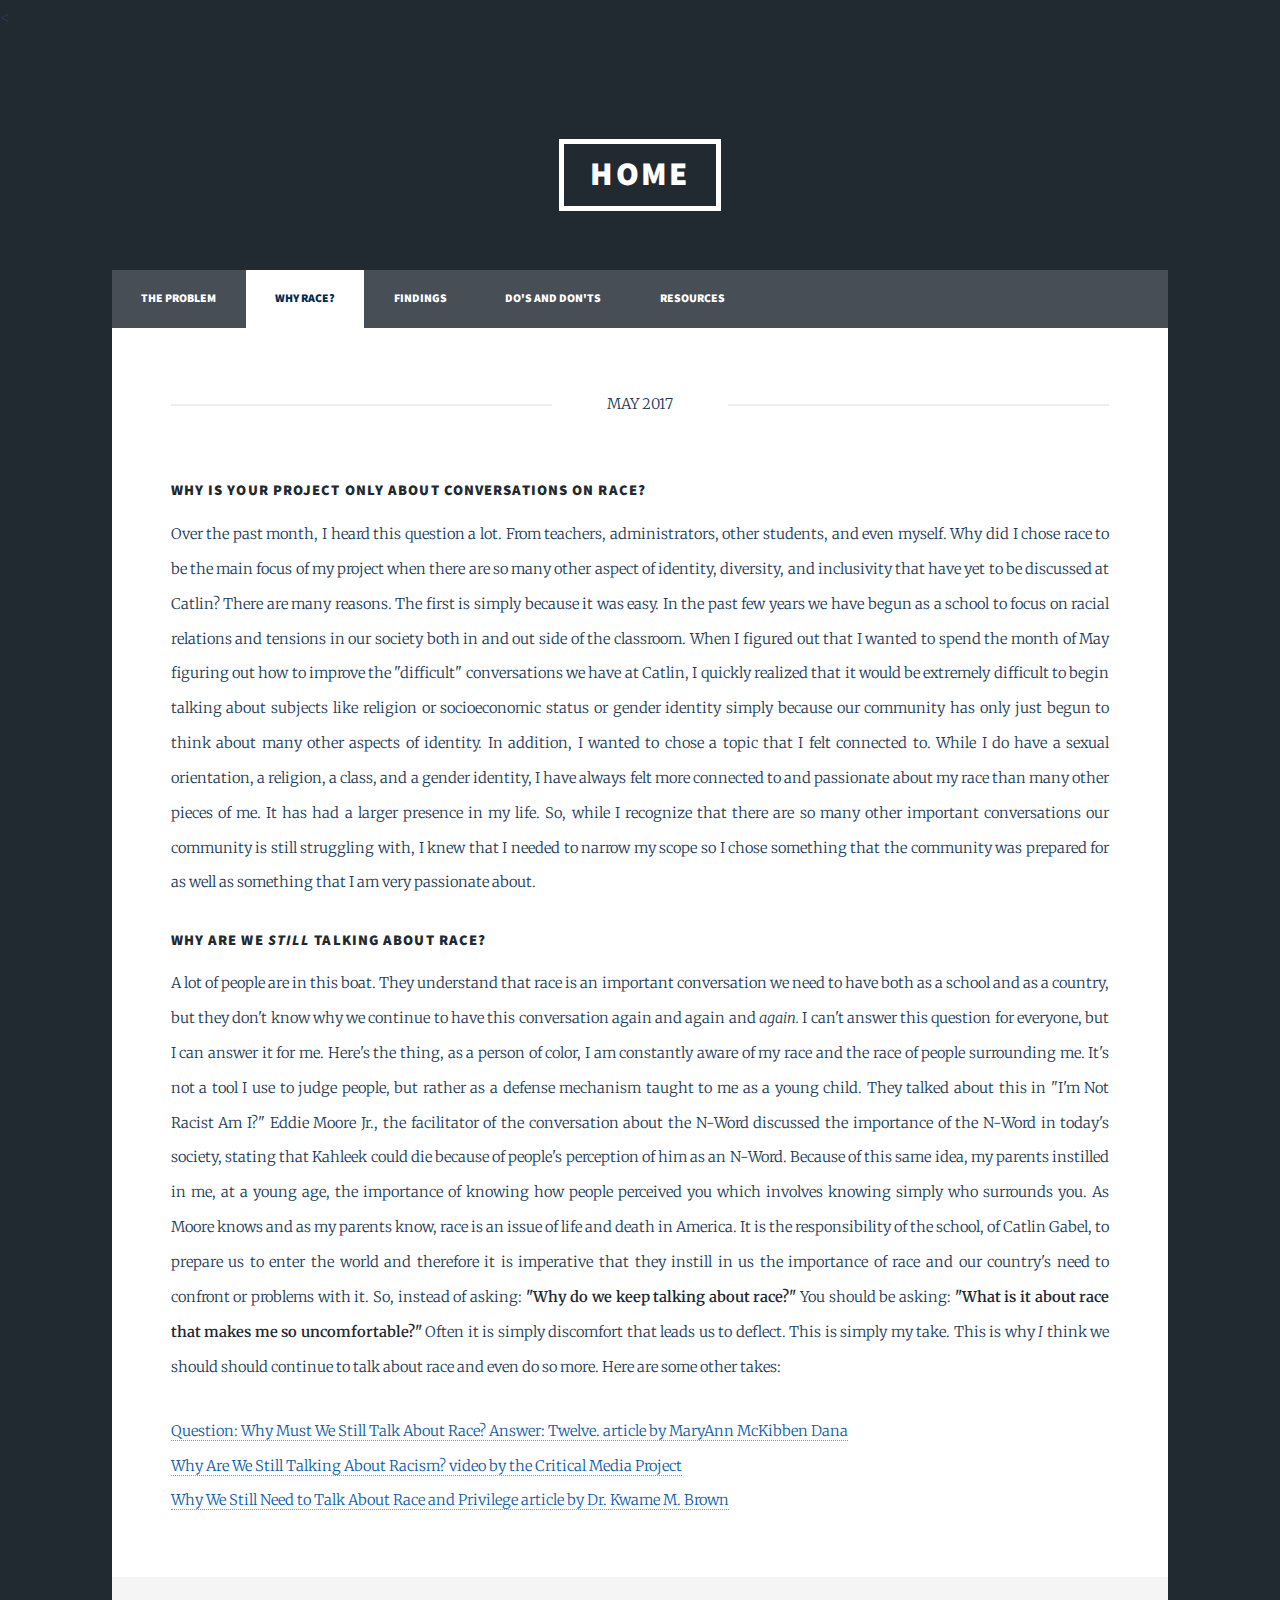
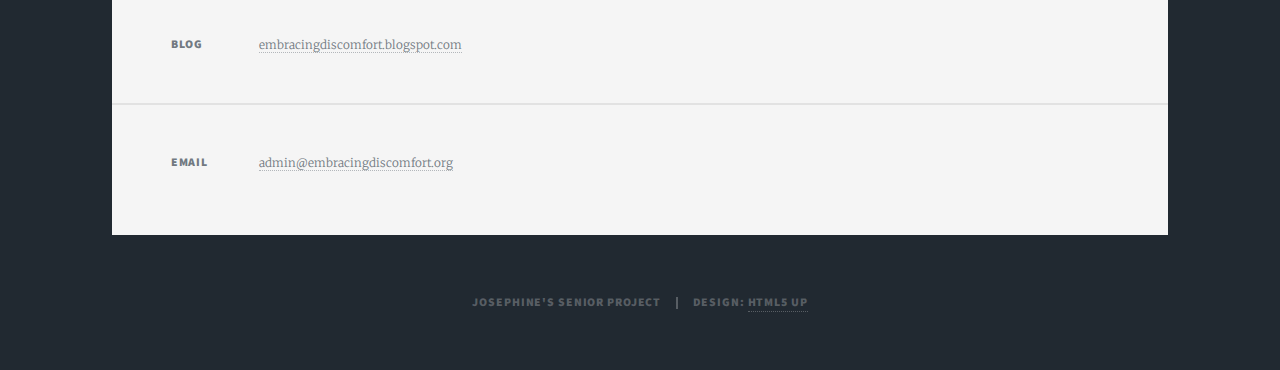
<file: whyRace.html>
<!DOCTYPE HTML>
<!--
	Massively by HTML5 UP
	html5up.net | @ajlkn
	Free for personal and commercial use under the CCA 3.0 license (html5up.net/license)
-->
<html>
	<<head>
		<title> Why Race?</title>
		<meta charset="utf-8" />
		<meta name="viewport" content="width=device-width, initial-scale=1, user-scalable=no" />
		<link rel="stylesheet" href="assets/css/main.css" />
		<noscript><link rel="stylesheet" href="assets/css/noscript.css" /></noscript>
	</head>
	<body class="is-loading">

	    

				<!-- Header -->
					<header id="header">
						<a href="index.html" class="logo">Home</a>
					</header>

				<!-- Nav -->
					<nav id="nav">
						<ul class="links">
							<li><a href="index.html#main">The Problem</a></li>
							<li class="active"><a href="#main">Why Race?</a></li>
							<li><a href="findings.html#main">Findings</a></li>
							<li><a href="list.html#main">DO's and DON'Ts</a></li>
							<li><a href="resources.html#main">Resources</a></li>
						</ul>
					</nav>

				<!-- Main -->
					<div id="main">

						<!-- Post -->
							<section class="post">
								<header class="major">
									<span class="date">MAY 2017</span>
								</header>
								<h4>Why is your project only about conversations on race?</h4>
								<p>Over the past month, I heard this question a lot. From teachers, administrators,
								other students, and even myself. Why did I chose race to be the main focus of my project
								when there are so many other aspect of identity, diversity, and inclusivity that have yet to
								be discussed at Catlin? There are many reasons. The first is simply because it was easy.
								In the past few years we have begun as a school to focus on racial relations and tensions in our society
								both in and out side of the classroom. When I figured out that I wanted to spend the month of May
								figuring out how to improve the "difficult" conversations we have at Catlin, I quickly realized that it would be
								extremely difficult to begin talking about subjects like religion or socioeconomic status or gender identity
								simply because our community has only just begun to think about many other aspects of identity. In addition,
								I wanted to chose a topic that I felt connected to. While I do have a sexual orientation, a religion, a class, and a
								gender identity, I have always felt more connected to and passionate about my race than many
								other pieces of me. It has had a larger presence in my life. So, while I recognize that there are so many other
								important conversations our community is still struggling with, I knew that I needed to narrow my scope so I chose
								something that the community was prepared for as well as something that I am very passionate about.</p>
    
                                                                <h4>Why are we <i>still</i> talking about race?</h4>
                                                                <p>A lot of people are in this boat. They understand that race is an important conversation we need to have
                                                                both as a school and as a country, but they don't know why we continue to have this conversation again and again and <i>again.</i>
                                                                I can't answer this question for everyone, but I can answer it for me. Here's the thing,
                                                                as a person of color, I am constantly aware of my race and the race of people surrounding me. It's not
                                                                a tool I use to judge people, but rather as a defense mechanism taught to me as a young child.
                                                                They talked about this in "I'm Not Racist Am I?" Eddie Moore Jr., the facilitator of the conversation
                                                                about the N-Word discussed the importance of the N-Word in today's society, stating that Kahleek could
                                                                die because of people's perception of him as an N-Word. Because of this same idea, my parents instilled
                                                                in me, at a young age, the importance of knowing how people perceived you which involves knowing simply who surrounds you.
                                                                As Moore knows and as my parents know, race is an issue of life and death in America. It is the responsibility of the school,
                                                                of Catlin Gabel, to prepare us to enter the world and therefore it is imperative that they instill in us the importance
                                                                of race and our country's need to confront or problems with it. So, instead of asking: <b>"Why do we keep talking about race?" </b>
                                                                You should be asking: <b>"What is it about race that makes me so uncomfortable?"</b> Often it is simply discomfort
                                                                that leads us to deflect. This is simply my take. This is why <i>I </i> think we should should continue
                                                                to talk about race and even do so more. Here are some other takes:</p>
								<a href="http://www.huffingtonpost.com/maryann-mckibben-dana/question-why-must-we-stil_b_7968828.html">Question: Why Must We Still Talk About Race? Answer: Twelve. article by  MaryAnn McKibben Dana</a>
								<br><a href="http://www.criticalmediaproject.org/cml/media/why-are-we-still-talking-about-racism/"> Why Are We Still Talking About Racism? video by the Critical Media Project </a>
								<br><a href="https://goodmenproject.com/on-race/why-we-still-need-to-talk-about-race-and-privilege-kt/"> Why We Still Need to Talk About Race and Privilege article by Dr. Kwame M. Brown</a>
								
							</section>

					</div>

				<!-- Footer -->
					<footer id="footer">
						<section class="split contact">
							<section class="alt">
								<h3>Blog</h3>
								<p><a href="embracingdiscomfort.blogspot.com">embracingdiscomfort.blogspot.com</a></p>
							</section>
							<section>
								<h3>Email</h3>
								<p><a href="mailto:admin@embracingdiscomfort.org?Subject=Embracing%20Discomfort">admin@embracingdiscomfort.org</a></p>
							</section>
						</section>
					</footer>

				<!-- Copyright -->
					<div id="copyright">
						<ul><li>Josephine's Senior Project</li><li>Design: <a href="https://html5up.net">HTML5 UP</a></li></ul>
					</div>

			</div>

		<!-- Scripts -->
			<script src="assets/js/jquery.min.js"></script>
			<script src="assets/js/jquery.scrollex.min.js"></script>
			<script src="assets/js/jquery.scrolly.min.js"></script>
			<script src="assets/js/skel.min.js"></script>
			<script src="assets/js/util.js"></script>
			<script src="assets/js/main.js"></script>

	</body>
</html>
</file>
<file: assets/css/main.css>
@import url(font-awesome.min.css);
@import url("https://fonts.googleapis.com/css?family=Merriweather:300,700,300italic,700italic|Source+Sans+Pro:900");

/*
	Massively by HTML5 UP
	html5up.net | @ajlkn
	Free for personal and commercial use under the CCA 3.0 license (html5up.net/license)
*/

/* Reset */

	html, body, div, span, applet, object, iframe, h1, h2, h3, h4, h5, h6, p, blockquote, pre, a, abbr, acronym, address, big, cite, code, del, dfn, em, img, ins, kbd, q, s, samp, small, strike, strong, sub, sup, tt, var, b, u, i, center, dl, dt, dd, ol, ul, li, fieldset, form, label, legend, table, caption, tbody, tfoot, thead, tr, th, td, article, aside, canvas, details, embed, figure, figcaption, footer, header, hgroup, menu, nav, output, ruby, section, summary, time, mark, audio, video {
		margin: 0;
		padding: 0;
		border: 0;
		font-size: 100%;
		font: inherit;
		vertical-align: baseline;
	}

	article, aside, details, figcaption, figure, footer, header, hgroup, menu, nav, section {
		display: block;
	}

	body {
		line-height: 1;
	}

	ol, ul {
		list-style: none;
	}

	blockquote, q {
		quotes: none;
	}

	blockquote:before, blockquote:after, q:before, q:after {
		content: '';
		content: none;
	}

	table {
		border-collapse: collapse;
		border-spacing: 0;
	}

	body {
		-webkit-text-size-adjust: none;
	}

/* Box Model */

	*, *:before, *:after {
		-moz-box-sizing: border-box;
		-webkit-box-sizing: border-box;
		box-sizing: border-box;
	}

/* Grid */

	.row {
		border-bottom: solid 1px transparent;
		-moz-box-sizing: border-box;
		-webkit-box-sizing: border-box;
		box-sizing: border-box;
	}

	.row > * {
		float: left;
		-moz-box-sizing: border-box;
		-webkit-box-sizing: border-box;
		box-sizing: border-box;
	}

	.row:after, .row:before {
		content: '';
		display: block;
		clear: both;
		height: 0;
	}

	.row.uniform > * > :first-child {
		margin-top: 0;
	}

	.row.uniform > * > :last-child {
		margin-bottom: 0;
	}

	.row.\30 \25 > * {
		padding: 0 0 0 0rem;
	}

	.row.\30 \25 {
		margin: 0 0 -1px 0rem;
	}

	.row.uniform.\30 \25 > * {
		padding: 0rem 0 0 0rem;
	}

	.row.uniform.\30 \25 {
		margin: 0rem 0 -1px 0rem;
	}

	.row > * {
		padding: 0 0 0 1.5rem;
	}

	.row {
		margin: 0 0 -1px -1.5rem;
	}

	.row.uniform > * {
		padding: 1.5rem 0 0 1.5rem;
	}

	.row.uniform {
		margin: -1.5rem 0 -1px -1.5rem;
	}

	.row.\32 00\25 > * {
		padding: 0 0 0 3rem;
	}

	.row.\32 00\25 {
		margin: 0 0 -1px -3rem;
	}

	.row.uniform.\32 00\25 > * {
		padding: 3rem 0 0 3rem;
	}

	.row.uniform.\32 00\25 {
		margin: -3rem 0 -1px -3rem;
	}

	.row.\31 50\25 > * {
		padding: 0 0 0 2.25rem;
	}

	.row.\31 50\25 {
		margin: 0 0 -1px -2.25rem;
	}

	.row.uniform.\31 50\25 > * {
		padding: 2.25rem 0 0 2.25rem;
	}

	.row.uniform.\31 50\25 {
		margin: -2.25rem 0 -1px -2.25rem;
	}

	.row.\35 0\25 > * {
		padding: 0 0 0 0.75rem;
	}

	.row.\35 0\25 {
		margin: 0 0 -1px -0.75rem;
	}

	.row.uniform.\35 0\25 > * {
		padding: 0.75rem 0 0 0.75rem;
	}

	.row.uniform.\35 0\25 {
		margin: -0.75rem 0 -1px -0.75rem;
	}

	.row.\32 5\25 > * {
		padding: 0 0 0 0.375rem;
	}

	.row.\32 5\25 {
		margin: 0 0 -1px -0.375rem;
	}

	.row.uniform.\32 5\25 > * {
		padding: 0.375rem 0 0 0.375rem;
	}

	.row.uniform.\32 5\25 {
		margin: -0.375rem 0 -1px -0.375rem;
	}

	.\31 2u, .\31 2u\24 {
		width: 100%;
		clear: none;
		margin-left: 0;
	}

	.\31 1u, .\31 1u\24 {
		width: 91.6666666667%;
		clear: none;
		margin-left: 0;
	}

	.\31 0u, .\31 0u\24 {
		width: 83.3333333333%;
		clear: none;
		margin-left: 0;
	}

	.\39 u, .\39 u\24 {
		width: 75%;
		clear: none;
		margin-left: 0;
	}

	.\38 u, .\38 u\24 {
		width: 66.6666666667%;
		clear: none;
		margin-left: 0;
	}

	.\37 u, .\37 u\24 {
		width: 58.3333333333%;
		clear: none;
		margin-left: 0;
	}

	.\36 u, .\36 u\24 {
		width: 50%;
		clear: none;
		margin-left: 0;
	}

	.\35 u, .\35 u\24 {
		width: 41.6666666667%;
		clear: none;
		margin-left: 0;
	}

	.\34 u, .\34 u\24 {
		width: 33.3333333333%;
		clear: none;
		margin-left: 0;
	}

	.\33 u, .\33 u\24 {
		width: 25%;
		clear: none;
		margin-left: 0;
	}

	.\32 u, .\32 u\24 {
		width: 16.6666666667%;
		clear: none;
		margin-left: 0;
	}

	.\31 u, .\31 u\24 {
		width: 8.3333333333%;
		clear: none;
		margin-left: 0;
	}

	.\31 2u\24 + *,
	.\31 1u\24 + *,
	.\31 0u\24 + *,
	.\39 u\24 + *,
	.\38 u\24 + *,
	.\37 u\24 + *,
	.\36 u\24 + *,
	.\35 u\24 + *,
	.\34 u\24 + *,
	.\33 u\24 + *,
	.\32 u\24 + *,
	.\31 u\24 + * {
		clear: left;
	}

	.\-11u {
		margin-left: 91.66667%;
	}

	.\-10u {
		margin-left: 83.33333%;
	}

	.\-9u {
		margin-left: 75%;
	}

	.\-8u {
		margin-left: 66.66667%;
	}

	.\-7u {
		margin-left: 58.33333%;
	}

	.\-6u {
		margin-left: 50%;
	}

	.\-5u {
		margin-left: 41.66667%;
	}

	.\-4u {
		margin-left: 33.33333%;
	}

	.\-3u {
		margin-left: 25%;
	}

	.\-2u {
		margin-left: 16.66667%;
	}

	.\-1u {
		margin-left: 8.33333%;
	}

	@media screen and (max-width: 1680px) {

		.row > * {
			padding: 0 0 0 1.5rem;
		}

		.row {
			margin: 0 0 -1px -1.5rem;
		}

		.row.uniform > * {
			padding: 1.5rem 0 0 1.5rem;
		}

		.row.uniform {
			margin: -1.5rem 0 -1px -1.5rem;
		}

		.row.\32 00\25 > * {
			padding: 0 0 0 3rem;
		}

		.row.\32 00\25 {
			margin: 0 0 -1px -3rem;
		}

		.row.uniform.\32 00\25 > * {
			padding: 3rem 0 0 3rem;
		}

		.row.uniform.\32 00\25 {
			margin: -3rem 0 -1px -3rem;
		}

		.row.\31 50\25 > * {
			padding: 0 0 0 2.25rem;
		}

		.row.\31 50\25 {
			margin: 0 0 -1px -2.25rem;
		}

		.row.uniform.\31 50\25 > * {
			padding: 2.25rem 0 0 2.25rem;
		}

		.row.uniform.\31 50\25 {
			margin: -2.25rem 0 -1px -2.25rem;
		}

		.row.\35 0\25 > * {
			padding: 0 0 0 0.75rem;
		}

		.row.\35 0\25 {
			margin: 0 0 -1px -0.75rem;
		}

		.row.uniform.\35 0\25 > * {
			padding: 0.75rem 0 0 0.75rem;
		}

		.row.uniform.\35 0\25 {
			margin: -0.75rem 0 -1px -0.75rem;
		}

		.row.\32 5\25 > * {
			padding: 0 0 0 0.375rem;
		}

		.row.\32 5\25 {
			margin: 0 0 -1px -0.375rem;
		}

		.row.uniform.\32 5\25 > * {
			padding: 0.375rem 0 0 0.375rem;
		}

		.row.uniform.\32 5\25 {
			margin: -0.375rem 0 -1px -0.375rem;
		}

		.\31 2u\28xlarge\29, .\31 2u\24\28xlarge\29 {
			width: 100%;
			clear: none;
			margin-left: 0;
		}

		.\31 1u\28xlarge\29, .\31 1u\24\28xlarge\29 {
			width: 91.6666666667%;
			clear: none;
			margin-left: 0;
		}

		.\31 0u\28xlarge\29, .\31 0u\24\28xlarge\29 {
			width: 83.3333333333%;
			clear: none;
			margin-left: 0;
		}

		.\39 u\28xlarge\29, .\39 u\24\28xlarge\29 {
			width: 75%;
			clear: none;
			margin-left: 0;
		}

		.\38 u\28xlarge\29, .\38 u\24\28xlarge\29 {
			width: 66.6666666667%;
			clear: none;
			margin-left: 0;
		}

		.\37 u\28xlarge\29, .\37 u\24\28xlarge\29 {
			width: 58.3333333333%;
			clear: none;
			margin-left: 0;
		}

		.\36 u\28xlarge\29, .\36 u\24\28xlarge\29 {
			width: 50%;
			clear: none;
			margin-left: 0;
		}

		.\35 u\28xlarge\29, .\35 u\24\28xlarge\29 {
			width: 41.6666666667%;
			clear: none;
			margin-left: 0;
		}

		.\34 u\28xlarge\29, .\34 u\24\28xlarge\29 {
			width: 33.3333333333%;
			clear: none;
			margin-left: 0;
		}

		.\33 u\28xlarge\29, .\33 u\24\28xlarge\29 {
			width: 25%;
			clear: none;
			margin-left: 0;
		}

		.\32 u\28xlarge\29, .\32 u\24\28xlarge\29 {
			width: 16.6666666667%;
			clear: none;
			margin-left: 0;
		}

		.\31 u\28xlarge\29, .\31 u\24\28xlarge\29 {
			width: 8.3333333333%;
			clear: none;
			margin-left: 0;
		}

		.\31 2u\24\28xlarge\29 + *,
		.\31 1u\24\28xlarge\29 + *,
		.\31 0u\24\28xlarge\29 + *,
		.\39 u\24\28xlarge\29 + *,
		.\38 u\24\28xlarge\29 + *,
		.\37 u\24\28xlarge\29 + *,
		.\36 u\24\28xlarge\29 + *,
		.\35 u\24\28xlarge\29 + *,
		.\34 u\24\28xlarge\29 + *,
		.\33 u\24\28xlarge\29 + *,
		.\32 u\24\28xlarge\29 + *,
		.\31 u\24\28xlarge\29 + * {
			clear: left;
		}

		.\-11u\28xlarge\29 {
			margin-left: 91.66667%;
		}

		.\-10u\28xlarge\29 {
			margin-left: 83.33333%;
		}

		.\-9u\28xlarge\29 {
			margin-left: 75%;
		}

		.\-8u\28xlarge\29 {
			margin-left: 66.66667%;
		}

		.\-7u\28xlarge\29 {
			margin-left: 58.33333%;
		}

		.\-6u\28xlarge\29 {
			margin-left: 50%;
		}

		.\-5u\28xlarge\29 {
			margin-left: 41.66667%;
		}

		.\-4u\28xlarge\29 {
			margin-left: 33.33333%;
		}

		.\-3u\28xlarge\29 {
			margin-left: 25%;
		}

		.\-2u\28xlarge\29 {
			margin-left: 16.66667%;
		}

		.\-1u\28xlarge\29 {
			margin-left: 8.33333%;
		}

	}

	@media screen and (max-width: 1280px) {

		.row > * {
			padding: 0 0 0 1.5rem;
		}

		.row {
			margin: 0 0 -1px -1.5rem;
		}

		.row.uniform > * {
			padding: 1.5rem 0 0 1.5rem;
		}

		.row.uniform {
			margin: -1.5rem 0 -1px -1.5rem;
		}

		.row.\32 00\25 > * {
			padding: 0 0 0 3rem;
		}

		.row.\32 00\25 {
			margin: 0 0 -1px -3rem;
		}

		.row.uniform.\32 00\25 > * {
			padding: 3rem 0 0 3rem;
		}

		.row.uniform.\32 00\25 {
			margin: -3rem 0 -1px -3rem;
		}

		.row.\31 50\25 > * {
			padding: 0 0 0 2.25rem;
		}

		.row.\31 50\25 {
			margin: 0 0 -1px -2.25rem;
		}

		.row.uniform.\31 50\25 > * {
			padding: 2.25rem 0 0 2.25rem;
		}

		.row.uniform.\31 50\25 {
			margin: -2.25rem 0 -1px -2.25rem;
		}

		.row.\35 0\25 > * {
			padding: 0 0 0 0.75rem;
		}

		.row.\35 0\25 {
			margin: 0 0 -1px -0.75rem;
		}

		.row.uniform.\35 0\25 > * {
			padding: 0.75rem 0 0 0.75rem;
		}

		.row.uniform.\35 0\25 {
			margin: -0.75rem 0 -1px -0.75rem;
		}

		.row.\32 5\25 > * {
			padding: 0 0 0 0.375rem;
		}

		.row.\32 5\25 {
			margin: 0 0 -1px -0.375rem;
		}

		.row.uniform.\32 5\25 > * {
			padding: 0.375rem 0 0 0.375rem;
		}

		.row.uniform.\32 5\25 {
			margin: -0.375rem 0 -1px -0.375rem;
		}

		.\31 2u\28large\29, .\31 2u\24\28large\29 {
			width: 100%;
			clear: none;
			margin-left: 0;
		}

		.\31 1u\28large\29, .\31 1u\24\28large\29 {
			width: 91.6666666667%;
			clear: none;
			margin-left: 0;
		}

		.\31 0u\28large\29, .\31 0u\24\28large\29 {
			width: 83.3333333333%;
			clear: none;
			margin-left: 0;
		}

		.\39 u\28large\29, .\39 u\24\28large\29 {
			width: 75%;
			clear: none;
			margin-left: 0;
		}

		.\38 u\28large\29, .\38 u\24\28large\29 {
			width: 66.6666666667%;
			clear: none;
			margin-left: 0;
		}

		.\37 u\28large\29, .\37 u\24\28large\29 {
			width: 58.3333333333%;
			clear: none;
			margin-left: 0;
		}

		.\36 u\28large\29, .\36 u\24\28large\29 {
			width: 50%;
			clear: none;
			margin-left: 0;
		}

		.\35 u\28large\29, .\35 u\24\28large\29 {
			width: 41.6666666667%;
			clear: none;
			margin-left: 0;
		}

		.\34 u\28large\29, .\34 u\24\28large\29 {
			width: 33.3333333333%;
			clear: none;
			margin-left: 0;
		}

		.\33 u\28large\29, .\33 u\24\28large\29 {
			width: 25%;
			clear: none;
			margin-left: 0;
		}

		.\32 u\28large\29, .\32 u\24\28large\29 {
			width: 16.6666666667%;
			clear: none;
			margin-left: 0;
		}

		.\31 u\28large\29, .\31 u\24\28large\29 {
			width: 8.3333333333%;
			clear: none;
			margin-left: 0;
		}

		.\31 2u\24\28large\29 + *,
		.\31 1u\24\28large\29 + *,
		.\31 0u\24\28large\29 + *,
		.\39 u\24\28large\29 + *,
		.\38 u\24\28large\29 + *,
		.\37 u\24\28large\29 + *,
		.\36 u\24\28large\29 + *,
		.\35 u\24\28large\29 + *,
		.\34 u\24\28large\29 + *,
		.\33 u\24\28large\29 + *,
		.\32 u\24\28large\29 + *,
		.\31 u\24\28large\29 + * {
			clear: left;
		}

		.\-11u\28large\29 {
			margin-left: 91.66667%;
		}

		.\-10u\28large\29 {
			margin-left: 83.33333%;
		}

		.\-9u\28large\29 {
			margin-left: 75%;
		}

		.\-8u\28large\29 {
			margin-left: 66.66667%;
		}

		.\-7u\28large\29 {
			margin-left: 58.33333%;
		}

		.\-6u\28large\29 {
			margin-left: 50%;
		}

		.\-5u\28large\29 {
			margin-left: 41.66667%;
		}

		.\-4u\28large\29 {
			margin-left: 33.33333%;
		}

		.\-3u\28large\29 {
			margin-left: 25%;
		}

		.\-2u\28large\29 {
			margin-left: 16.66667%;
		}

		.\-1u\28large\29 {
			margin-left: 8.33333%;
		}

	}

	@media screen and (max-width: 980px) {

		.row > * {
			padding: 0 0 0 1.5rem;
		}

		.row {
			margin: 0 0 -1px -1.5rem;
		}

		.row.uniform > * {
			padding: 1.5rem 0 0 1.5rem;
		}

		.row.uniform {
			margin: -1.5rem 0 -1px -1.5rem;
		}

		.row.\32 00\25 > * {
			padding: 0 0 0 3rem;
		}

		.row.\32 00\25 {
			margin: 0 0 -1px -3rem;
		}

		.row.uniform.\32 00\25 > * {
			padding: 3rem 0 0 3rem;
		}

		.row.uniform.\32 00\25 {
			margin: -3rem 0 -1px -3rem;
		}

		.row.\31 50\25 > * {
			padding: 0 0 0 2.25rem;
		}

		.row.\31 50\25 {
			margin: 0 0 -1px -2.25rem;
		}

		.row.uniform.\31 50\25 > * {
			padding: 2.25rem 0 0 2.25rem;
		}

		.row.uniform.\31 50\25 {
			margin: -2.25rem 0 -1px -2.25rem;
		}

		.row.\35 0\25 > * {
			padding: 0 0 0 0.75rem;
		}

		.row.\35 0\25 {
			margin: 0 0 -1px -0.75rem;
		}

		.row.uniform.\35 0\25 > * {
			padding: 0.75rem 0 0 0.75rem;
		}

		.row.uniform.\35 0\25 {
			margin: -0.75rem 0 -1px -0.75rem;
		}

		.row.\32 5\25 > * {
			padding: 0 0 0 0.375rem;
		}

		.row.\32 5\25 {
			margin: 0 0 -1px -0.375rem;
		}

		.row.uniform.\32 5\25 > * {
			padding: 0.375rem 0 0 0.375rem;
		}

		.row.uniform.\32 5\25 {
			margin: -0.375rem 0 -1px -0.375rem;
		}

		.\31 2u\28medium\29, .\31 2u\24\28medium\29 {
			width: 100%;
			clear: none;
			margin-left: 0;
		}

		.\31 1u\28medium\29, .\31 1u\24\28medium\29 {
			width: 91.6666666667%;
			clear: none;
			margin-left: 0;
		}

		.\31 0u\28medium\29, .\31 0u\24\28medium\29 {
			width: 83.3333333333%;
			clear: none;
			margin-left: 0;
		}

		.\39 u\28medium\29, .\39 u\24\28medium\29 {
			width: 75%;
			clear: none;
			margin-left: 0;
		}

		.\38 u\28medium\29, .\38 u\24\28medium\29 {
			width: 66.6666666667%;
			clear: none;
			margin-left: 0;
		}

		.\37 u\28medium\29, .\37 u\24\28medium\29 {
			width: 58.3333333333%;
			clear: none;
			margin-left: 0;
		}

		.\36 u\28medium\29, .\36 u\24\28medium\29 {
			width: 50%;
			clear: none;
			margin-left: 0;
		}

		.\35 u\28medium\29, .\35 u\24\28medium\29 {
			width: 41.6666666667%;
			clear: none;
			margin-left: 0;
		}

		.\34 u\28medium\29, .\34 u\24\28medium\29 {
			width: 33.3333333333%;
			clear: none;
			margin-left: 0;
		}

		.\33 u\28medium\29, .\33 u\24\28medium\29 {
			width: 25%;
			clear: none;
			margin-left: 0;
		}

		.\32 u\28medium\29, .\32 u\24\28medium\29 {
			width: 16.6666666667%;
			clear: none;
			margin-left: 0;
		}

		.\31 u\28medium\29, .\31 u\24\28medium\29 {
			width: 8.3333333333%;
			clear: none;
			margin-left: 0;
		}

		.\31 2u\24\28medium\29 + *,
		.\31 1u\24\28medium\29 + *,
		.\31 0u\24\28medium\29 + *,
		.\39 u\24\28medium\29 + *,
		.\38 u\24\28medium\29 + *,
		.\37 u\24\28medium\29 + *,
		.\36 u\24\28medium\29 + *,
		.\35 u\24\28medium\29 + *,
		.\34 u\24\28medium\29 + *,
		.\33 u\24\28medium\29 + *,
		.\32 u\24\28medium\29 + *,
		.\31 u\24\28medium\29 + * {
			clear: left;
		}

		.\-11u\28medium\29 {
			margin-left: 91.66667%;
		}

		.\-10u\28medium\29 {
			margin-left: 83.33333%;
		}

		.\-9u\28medium\29 {
			margin-left: 75%;
		}

		.\-8u\28medium\29 {
			margin-left: 66.66667%;
		}

		.\-7u\28medium\29 {
			margin-left: 58.33333%;
		}

		.\-6u\28medium\29 {
			margin-left: 50%;
		}

		.\-5u\28medium\29 {
			margin-left: 41.66667%;
		}

		.\-4u\28medium\29 {
			margin-left: 33.33333%;
		}

		.\-3u\28medium\29 {
			margin-left: 25%;
		}

		.\-2u\28medium\29 {
			margin-left: 16.66667%;
		}

		.\-1u\28medium\29 {
			margin-left: 8.33333%;
		}

	}

	@media screen and (max-width: 736px) {

		.row > * {
			padding: 0 0 0 1.5rem;
		}

		.row {
			margin: 0 0 -1px -1.5rem;
		}

		.row.uniform > * {
			padding: 1.5rem 0 0 1.5rem;
		}

		.row.uniform {
			margin: -1.5rem 0 -1px -1.5rem;
		}

		.row.\32 00\25 > * {
			padding: 0 0 0 3rem;
		}

		.row.\32 00\25 {
			margin: 0 0 -1px -3rem;
		}

		.row.uniform.\32 00\25 > * {
			padding: 3rem 0 0 3rem;
		}

		.row.uniform.\32 00\25 {
			margin: -3rem 0 -1px -3rem;
		}

		.row.\31 50\25 > * {
			padding: 0 0 0 2.25rem;
		}

		.row.\31 50\25 {
			margin: 0 0 -1px -2.25rem;
		}

		.row.uniform.\31 50\25 > * {
			padding: 2.25rem 0 0 2.25rem;
		}

		.row.uniform.\31 50\25 {
			margin: -2.25rem 0 -1px -2.25rem;
		}

		.row.\35 0\25 > * {
			padding: 0 0 0 0.75rem;
		}

		.row.\35 0\25 {
			margin: 0 0 -1px -0.75rem;
		}

		.row.uniform.\35 0\25 > * {
			padding: 0.75rem 0 0 0.75rem;
		}

		.row.uniform.\35 0\25 {
			margin: -0.75rem 0 -1px -0.75rem;
		}

		.row.\32 5\25 > * {
			padding: 0 0 0 0.375rem;
		}

		.row.\32 5\25 {
			margin: 0 0 -1px -0.375rem;
		}

		.row.uniform.\32 5\25 > * {
			padding: 0.375rem 0 0 0.375rem;
		}

		.row.uniform.\32 5\25 {
			margin: -0.375rem 0 -1px -0.375rem;
		}

		.\31 2u\28small\29, .\31 2u\24\28small\29 {
			width: 100%;
			clear: none;
			margin-left: 0;
		}

		.\31 1u\28small\29, .\31 1u\24\28small\29 {
			width: 91.6666666667%;
			clear: none;
			margin-left: 0;
		}

		.\31 0u\28small\29, .\31 0u\24\28small\29 {
			width: 83.3333333333%;
			clear: none;
			margin-left: 0;
		}

		.\39 u\28small\29, .\39 u\24\28small\29 {
			width: 75%;
			clear: none;
			margin-left: 0;
		}

		.\38 u\28small\29, .\38 u\24\28small\29 {
			width: 66.6666666667%;
			clear: none;
			margin-left: 0;
		}

		.\37 u\28small\29, .\37 u\24\28small\29 {
			width: 58.3333333333%;
			clear: none;
			margin-left: 0;
		}

		.\36 u\28small\29, .\36 u\24\28small\29 {
			width: 50%;
			clear: none;
			margin-left: 0;
		}

		.\35 u\28small\29, .\35 u\24\28small\29 {
			width: 41.6666666667%;
			clear: none;
			margin-left: 0;
		}

		.\34 u\28small\29, .\34 u\24\28small\29 {
			width: 33.3333333333%;
			clear: none;
			margin-left: 0;
		}

		.\33 u\28small\29, .\33 u\24\28small\29 {
			width: 25%;
			clear: none;
			margin-left: 0;
		}

		.\32 u\28small\29, .\32 u\24\28small\29 {
			width: 16.6666666667%;
			clear: none;
			margin-left: 0;
		}

		.\31 u\28small\29, .\31 u\24\28small\29 {
			width: 8.3333333333%;
			clear: none;
			margin-left: 0;
		}

		.\31 2u\24\28small\29 + *,
		.\31 1u\24\28small\29 + *,
		.\31 0u\24\28small\29 + *,
		.\39 u\24\28small\29 + *,
		.\38 u\24\28small\29 + *,
		.\37 u\24\28small\29 + *,
		.\36 u\24\28small\29 + *,
		.\35 u\24\28small\29 + *,
		.\34 u\24\28small\29 + *,
		.\33 u\24\28small\29 + *,
		.\32 u\24\28small\29 + *,
		.\31 u\24\28small\29 + * {
			clear: left;
		}

		.\-11u\28small\29 {
			margin-left: 91.66667%;
		}

		.\-10u\28small\29 {
			margin-left: 83.33333%;
		}

		.\-9u\28small\29 {
			margin-left: 75%;
		}

		.\-8u\28small\29 {
			margin-left: 66.66667%;
		}

		.\-7u\28small\29 {
			margin-left: 58.33333%;
		}

		.\-6u\28small\29 {
			margin-left: 50%;
		}

		.\-5u\28small\29 {
			margin-left: 41.66667%;
		}

		.\-4u\28small\29 {
			margin-left: 33.33333%;
		}

		.\-3u\28small\29 {
			margin-left: 25%;
		}

		.\-2u\28small\29 {
			margin-left: 16.66667%;
		}

		.\-1u\28small\29 {
			margin-left: 8.33333%;
		}

	}

	@media screen and (max-width: 480px) {

		.row > * {
			padding: 0 0 0 1.5rem;
		}

		.row {
			margin: 0 0 -1px -1.5rem;
		}

		.row.uniform > * {
			padding: 1.5rem 0 0 1.5rem;
		}

		.row.uniform {
			margin: -1.5rem 0 -1px -1.5rem;
		}

		.row.\32 00\25 > * {
			padding: 0 0 0 3rem;
		}

		.row.\32 00\25 {
			margin: 0 0 -1px -3rem;
		}

		.row.uniform.\32 00\25 > * {
			padding: 3rem 0 0 3rem;
		}

		.row.uniform.\32 00\25 {
			margin: -3rem 0 -1px -3rem;
		}

		.row.\31 50\25 > * {
			padding: 0 0 0 2.25rem;
		}

		.row.\31 50\25 {
			margin: 0 0 -1px -2.25rem;
		}

		.row.uniform.\31 50\25 > * {
			padding: 2.25rem 0 0 2.25rem;
		}

		.row.uniform.\31 50\25 {
			margin: -2.25rem 0 -1px -2.25rem;
		}

		.row.\35 0\25 > * {
			padding: 0 0 0 0.75rem;
		}

		.row.\35 0\25 {
			margin: 0 0 -1px -0.75rem;
		}

		.row.uniform.\35 0\25 > * {
			padding: 0.75rem 0 0 0.75rem;
		}

		.row.uniform.\35 0\25 {
			margin: -0.75rem 0 -1px -0.75rem;
		}

		.row.\32 5\25 > * {
			padding: 0 0 0 0.375rem;
		}

		.row.\32 5\25 {
			margin: 0 0 -1px -0.375rem;
		}

		.row.uniform.\32 5\25 > * {
			padding: 0.375rem 0 0 0.375rem;
		}

		.row.uniform.\32 5\25 {
			margin: -0.375rem 0 -1px -0.375rem;
		}

		.\31 2u\28xsmall\29, .\31 2u\24\28xsmall\29 {
			width: 100%;
			clear: none;
			margin-left: 0;
		}

		.\31 1u\28xsmall\29, .\31 1u\24\28xsmall\29 {
			width: 91.6666666667%;
			clear: none;
			margin-left: 0;
		}

		.\31 0u\28xsmall\29, .\31 0u\24\28xsmall\29 {
			width: 83.3333333333%;
			clear: none;
			margin-left: 0;
		}

		.\39 u\28xsmall\29, .\39 u\24\28xsmall\29 {
			width: 75%;
			clear: none;
			margin-left: 0;
		}

		.\38 u\28xsmall\29, .\38 u\24\28xsmall\29 {
			width: 66.6666666667%;
			clear: none;
			margin-left: 0;
		}

		.\37 u\28xsmall\29, .\37 u\24\28xsmall\29 {
			width: 58.3333333333%;
			clear: none;
			margin-left: 0;
		}

		.\36 u\28xsmall\29, .\36 u\24\28xsmall\29 {
			width: 50%;
			clear: none;
			margin-left: 0;
		}

		.\35 u\28xsmall\29, .\35 u\24\28xsmall\29 {
			width: 41.6666666667%;
			clear: none;
			margin-left: 0;
		}

		.\34 u\28xsmall\29, .\34 u\24\28xsmall\29 {
			width: 33.3333333333%;
			clear: none;
			margin-left: 0;
		}

		.\33 u\28xsmall\29, .\33 u\24\28xsmall\29 {
			width: 25%;
			clear: none;
			margin-left: 0;
		}

		.\32 u\28xsmall\29, .\32 u\24\28xsmall\29 {
			width: 16.6666666667%;
			clear: none;
			margin-left: 0;
		}

		.\31 u\28xsmall\29, .\31 u\24\28xsmall\29 {
			width: 8.3333333333%;
			clear: none;
			margin-left: 0;
		}

		.\31 2u\24\28xsmall\29 + *,
		.\31 1u\24\28xsmall\29 + *,
		.\31 0u\24\28xsmall\29 + *,
		.\39 u\24\28xsmall\29 + *,
		.\38 u\24\28xsmall\29 + *,
		.\37 u\24\28xsmall\29 + *,
		.\36 u\24\28xsmall\29 + *,
		.\35 u\24\28xsmall\29 + *,
		.\34 u\24\28xsmall\29 + *,
		.\33 u\24\28xsmall\29 + *,
		.\32 u\24\28xsmall\29 + *,
		.\31 u\24\28xsmall\29 + * {
			clear: left;
		}

		.\-11u\28xsmall\29 {
			margin-left: 91.66667%;
		}

		.\-10u\28xsmall\29 {
			margin-left: 83.33333%;
		}

		.\-9u\28xsmall\29 {
			margin-left: 75%;
		}

		.\-8u\28xsmall\29 {
			margin-left: 66.66667%;
		}

		.\-7u\28xsmall\29 {
			margin-left: 58.33333%;
		}

		.\-6u\28xsmall\29 {
			margin-left: 50%;
		}

		.\-5u\28xsmall\29 {
			margin-left: 41.66667%;
		}

		.\-4u\28xsmall\29 {
			margin-left: 33.33333%;
		}

		.\-3u\28xsmall\29 {
			margin-left: 25%;
		}

		.\-2u\28xsmall\29 {
			margin-left: 16.66667%;
		}

		.\-1u\28xsmall\29 {
			margin-left: 8.33333%;
		}

	}

	@media screen and (max-width: 360px) {

		.row > * {
			padding: 0 0 0 1.5rem;
		}

		.row {
			margin: 0 0 -1px -1.5rem;
		}

		.row.uniform > * {
			padding: 1.5rem 0 0 1.5rem;
		}

		.row.uniform {
			margin: -1.5rem 0 -1px -1.5rem;
		}

		.row.\32 00\25 > * {
			padding: 0 0 0 3rem;
		}

		.row.\32 00\25 {
			margin: 0 0 -1px -3rem;
		}

		.row.uniform.\32 00\25 > * {
			padding: 3rem 0 0 3rem;
		}

		.row.uniform.\32 00\25 {
			margin: -3rem 0 -1px -3rem;
		}

		.row.\31 50\25 > * {
			padding: 0 0 0 2.25rem;
		}

		.row.\31 50\25 {
			margin: 0 0 -1px -2.25rem;
		}

		.row.uniform.\31 50\25 > * {
			padding: 2.25rem 0 0 2.25rem;
		}

		.row.uniform.\31 50\25 {
			margin: -2.25rem 0 -1px -2.25rem;
		}

		.row.\35 0\25 > * {
			padding: 0 0 0 0.75rem;
		}

		.row.\35 0\25 {
			margin: 0 0 -1px -0.75rem;
		}

		.row.uniform.\35 0\25 > * {
			padding: 0.75rem 0 0 0.75rem;
		}

		.row.uniform.\35 0\25 {
			margin: -0.75rem 0 -1px -0.75rem;
		}

		.row.\32 5\25 > * {
			padding: 0 0 0 0.375rem;
		}

		.row.\32 5\25 {
			margin: 0 0 -1px -0.375rem;
		}

		.row.uniform.\32 5\25 > * {
			padding: 0.375rem 0 0 0.375rem;
		}

		.row.uniform.\32 5\25 {
			margin: -0.375rem 0 -1px -0.375rem;
		}

		.\31 2u\28xxsmall\29, .\31 2u\24\28xxsmall\29 {
			width: 100%;
			clear: none;
			margin-left: 0;
		}

		.\31 1u\28xxsmall\29, .\31 1u\24\28xxsmall\29 {
			width: 91.6666666667%;
			clear: none;
			margin-left: 0;
		}

		.\31 0u\28xxsmall\29, .\31 0u\24\28xxsmall\29 {
			width: 83.3333333333%;
			clear: none;
			margin-left: 0;
		}

		.\39 u\28xxsmall\29, .\39 u\24\28xxsmall\29 {
			width: 75%;
			clear: none;
			margin-left: 0;
		}

		.\38 u\28xxsmall\29, .\38 u\24\28xxsmall\29 {
			width: 66.6666666667%;
			clear: none;
			margin-left: 0;
		}

		.\37 u\28xxsmall\29, .\37 u\24\28xxsmall\29 {
			width: 58.3333333333%;
			clear: none;
			margin-left: 0;
		}

		.\36 u\28xxsmall\29, .\36 u\24\28xxsmall\29 {
			width: 50%;
			clear: none;
			margin-left: 0;
		}

		.\35 u\28xxsmall\29, .\35 u\24\28xxsmall\29 {
			width: 41.6666666667%;
			clear: none;
			margin-left: 0;
		}

		.\34 u\28xxsmall\29, .\34 u\24\28xxsmall\29 {
			width: 33.3333333333%;
			clear: none;
			margin-left: 0;
		}

		.\33 u\28xxsmall\29, .\33 u\24\28xxsmall\29 {
			width: 25%;
			clear: none;
			margin-left: 0;
		}

		.\32 u\28xxsmall\29, .\32 u\24\28xxsmall\29 {
			width: 16.6666666667%;
			clear: none;
			margin-left: 0;
		}

		.\31 u\28xxsmall\29, .\31 u\24\28xxsmall\29 {
			width: 8.3333333333%;
			clear: none;
			margin-left: 0;
		}

		.\31 2u\24\28xxsmall\29 + *,
		.\31 1u\24\28xxsmall\29 + *,
		.\31 0u\24\28xxsmall\29 + *,
		.\39 u\24\28xxsmall\29 + *,
		.\38 u\24\28xxsmall\29 + *,
		.\37 u\24\28xxsmall\29 + *,
		.\36 u\24\28xxsmall\29 + *,
		.\35 u\24\28xxsmall\29 + *,
		.\34 u\24\28xxsmall\29 + *,
		.\33 u\24\28xxsmall\29 + *,
		.\32 u\24\28xxsmall\29 + *,
		.\31 u\24\28xxsmall\29 + * {
			clear: left;
		}

		.\-11u\28xxsmall\29 {
			margin-left: 91.66667%;
		}

		.\-10u\28xxsmall\29 {
			margin-left: 83.33333%;
		}

		.\-9u\28xxsmall\29 {
			margin-left: 75%;
		}

		.\-8u\28xxsmall\29 {
			margin-left: 66.66667%;
		}

		.\-7u\28xxsmall\29 {
			margin-left: 58.33333%;
		}

		.\-6u\28xxsmall\29 {
			margin-left: 50%;
		}

		.\-5u\28xxsmall\29 {
			margin-left: 41.66667%;
		}

		.\-4u\28xxsmall\29 {
			margin-left: 33.33333%;
		}

		.\-3u\28xxsmall\29 {
			margin-left: 25%;
		}

		.\-2u\28xxsmall\29 {
			margin-left: 16.66667%;
		}

		.\-1u\28xxsmall\29 {
			margin-left: 8.33333%;
		}

	}

/* Basic */

	@-ms-viewport {
		width: device-width;
	}

	body {
		-ms-overflow-style: scrollbar;
	}

	@media screen and (max-width: 480px) {

		html, body {
			min-width: 320px;
		}

	}

	body {
		background-color: #212931;
	}

		body.is-loading *, body.is-loading *:before, body.is-loading *:after {
			-moz-animation: none !important;
			-webkit-animation: none !important;
			-ms-animation: none !important;
			animation: none !important;
			-moz-transition: none !important;
			-webkit-transition: none !important;
			-ms-transition: none !important;
			transition: none !important;
		}

/* Type */

	html {
		font-size: 16pt;
	}

		@media screen and (max-width: 1680px) {

			html {
				font-size: 12pt;
			}

		}

		@media screen and (max-width: 1280px) {

			html {
				font-size: 11pt;
			}

		}

		@media screen and (max-width: 360px) {

			html {
				font-size: 10pt;
			}

		}

	body {
		color: #213b58;
	}

	body, input, select, textarea {
		font-family: "Merriweather", Georgia, serif;
		font-weight: 300;
		font-size: 1rem;
		line-height: 2.375;
	}

	a {
		-moz-transition: color 0.2s ease-in-out, background-color 0.2s ease-in-out, border-color 0.2s ease-in-out, box-shadow 0.2s ease-in-out;
		-webkit-transition: color 0.2s ease-in-out, background-color 0.2s ease-in-out, border-color 0.2s ease-in-out, box-shadow 0.2s ease-in-out;
		-ms-transition: color 0.2s ease-in-out, background-color 0.2s ease-in-out, border-color 0.2s ease-in-out, box-shadow 0.2s ease-in-out;
		transition: color 0.2s ease-in-out, background-color 0.2s ease-in-out, border-color 0.2s ease-in-out, box-shadow 0.2s ease-in-out;
		border-bottom: dotted 1px;
		text-decoration: none;
    
	}

		a:hover {
			border-bottom-color: transparent;
		}

	strong, b {
		font-weight: 600;
	}

	em, i {
		font-style: italic;
	}

	p {
		text-align: justify;
		margin: 0 0 2rem 0;
	}

	h1, h2, h3, h4, h5, h6 {
		font-family: "Source Sans Pro", Helvetica, sans-serif;
		font-weight: 900;
		line-height: 1.5;
		letter-spacing: 0.075em;
		text-transform: uppercase;
		margin: 0 0 1rem 0;
	}

		h1 a, h2 a, h3 a, h4 a, h5 a, h6 a {
			border-bottom: 0;
			color: inherit;
			text-decoration: none;
		}

	h1 {
		font-size: 4rem;
		line-height: 1.1;
		margin: 0 0 2rem 0;
	}

	h2 {
		font-size: 1.75rem;
		line-height: 1.3;
		margin: 0 0 1.5rem 0;
	}

	h3 {
		font-size: 1.25rem;
		margin: 0 0 1.5rem 0;
	}

	h4 {
		font-size: 1rem;
	}

	h5 {
		font-size: 0.9rem;
	}

	h6 {
		font-size: 0.8rem;
	}

	sub {
		font-size: 0.8rem;
		position: relative;
		top: 0.5rem;
	}

	sup {
		font-size: 0.8rem;
		position: relative;
		top: -0.5rem;
	}

	blockquote {
		border-left: solid 4px;
		font-style: italic;
		margin: 0 0 2rem 0;
		padding: 0.5rem 0 0.5rem 2rem;
	}

	code {
		border: solid 2px;
		font-family: "Courier New", monospace;
		font-size: 0.9rem;
		margin: 0 0.25rem;
		padding: 0.25rem 0.65rem;
	}

	pre {
		-webkit-overflow-scrolling: touch;
		font-family: "Courier New", monospace;
		font-size: 0.9rem;
		margin: 0 0 2rem 0;
	}

		pre code {
			display: block;
			line-height: 1.75;
			padding: 1rem 1.5rem;
			overflow-x: auto;
		}

	hr {
		border: 0;
		border-bottom: solid 2px;
		margin: 3rem 0;
	}

		hr.major {
			margin: 5rem 0;
		}

	.align-left {
		text-align: left;
	}

	.align-center {
		text-align: center;
	}

	.align-right {
		text-align: right;
	}

	input, select, textarea {
		color: #212931;
	}

	a {
		color: #0d5dab;
		border-bottom-color: rgba(33, 41, 49, 0.5);
	}

		a:hover {
			border-bottom-color: transparent;
			color: #213b58 !important;
		}

	strong, b {
		color: #212931;
	}

	h1, h2, h3, h4, h5, h6 {
		color: #212931;
	}

	blockquote {
		border-left-color: #eeeeee;
	}

	code {
		background: rgba(220, 220, 220, 0.25);
		border-color: #eeeeee;
	}

	hr {
		border-bottom-color: #eeeeee;
	}

/* Box */

	.box {
		border: solid 2px;
		margin-bottom: 2rem;
		padding: 1.5rem;
	}

		.box > :last-child,
		.box > :last-child > :last-child,
		.box > :last-child > :last-child > :last-child {
			margin-bottom: 0;
		}

		.box.alt {
			border: 0;
			border-radius: 0;
			padding: 0;
		}

	.box {
		border-color: #eeeeee;
	}

/* Button */

	input[type="submit"],
	input[type="reset"],
	input[type="button"],
	button,
	.button {
		-moz-appearance: none;
		-webkit-appearance: none;
		-ms-appearance: none;
		appearance: none;
		-moz-transition: background-color 0.2s ease-in-out, box-shadow 0.2s ease-in-out, color 0.2s ease-in-out;
		-webkit-transition: background-color 0.2s ease-in-out, box-shadow 0.2s ease-in-out, color 0.2s ease-in-out;
		-ms-transition: background-color 0.2s ease-in-out, box-shadow 0.2s ease-in-out, color 0.2s ease-in-out;
		transition: background-color 0.2s ease-in-out, box-shadow 0.2s ease-in-out, color 0.2s ease-in-out;
		border: 0;
		cursor: pointer;
		display: inline-block;
		font-family: "Source Sans Pro", Helvetica, sans-serif;
		font-size: 0.8rem;
		font-weight: 900;
		letter-spacing: 0.075em;
		height: 3rem;
		line-height: 3rem;
		padding: 0 2rem;
		text-align: center;
		text-decoration: none;
		text-transform: uppercase;
		white-space: nowrap;
	}

		input[type="submit"].icon:before,
		input[type="reset"].icon:before,
		input[type="button"].icon:before,
		button.icon:before,
		.button.icon:before {
			margin-right: 0.5rem;
		}

		input[type="submit"].icon.solo,
		input[type="reset"].icon.solo,
		input[type="button"].icon.solo,
		button.icon.solo,
		.button.icon.solo {
			position: relative;
			width: 4rem;
			height: 4rem;
			line-height: 4rem;
			border-radius: 4rem;
			text-indent: 4rem;
			overflow: hidden;
			padding: 0;
			white-space: nowrap;
		}

			input[type="submit"].icon.solo:before,
			input[type="reset"].icon.solo:before,
			input[type="button"].icon.solo:before,
			button.icon.solo:before,
			.button.icon.solo:before {
				position: absolute;
				display: block;
				top: 0;
				left: 0;
				width: inherit;
				height: inherit;
				line-height: inherit;
				font-size: 1.25rem;
				margin-right: 0;
				text-align: center;
				text-indent: 0;
			}

		input[type="submit"].fit,
		input[type="reset"].fit,
		input[type="button"].fit,
		button.fit,
		.button.fit {
			display: block;
			margin: 0 0 1rem 0;
			width: 100%;
		}

		input[type="submit"].small,
		input[type="reset"].small,
		input[type="button"].small,
		button.small,
		.button.small {
			font-size: 0.7rem;
			height: 2.5rem;
			line-height: 2.5rem;
			padding: 0 1.5rem;
		}

		input[type="submit"].big,
		input[type="reset"].big,
		input[type="button"].big,
		button.big,
		.button.big {
			font-size: 0.9rem;
			height: 3.5rem;
			line-height: 3.5rem;
			padding: 0 2.75rem;
		}

		@media screen and (max-width: 980px) {

			input[type="submit"],
			input[type="reset"],
			input[type="button"],
			button,
			.button {
				font-size: 0.9rem;
				height: 3.25rem;
				line-height: 3.25rem;
			}

				input[type="submit"].big,
				input[type="reset"].big,
				input[type="button"].big,
				button.big,
				.button.big {
					font-size: 1rem;
					height: 3.75rem;
					line-height: 3.75rem;
				}

		}

		input[type="submit"].disabled, input[type="submit"]:disabled,
		input[type="reset"].disabled,
		input[type="reset"]:disabled,
		input[type="button"].disabled,
		input[type="button"]:disabled,
		button.disabled,
		button:disabled,
		.button.disabled,
		.button:disabled {
			-moz-pointer-events: none;
			-webkit-pointer-events: none;
			-ms-pointer-events: none;
			pointer-events: none;
			opacity: 0.25;
		}

	input[type="submit"],
	input[type="reset"],
	input[type="button"],
	button,
	.button {
		background-color: transparent;
		box-shadow: inset 0 0 0 2px #212931;
		color: #212931 !important;
	}

		input[type="submit"]:hover,
		input[type="reset"]:hover,
		input[type="button"]:hover,
		button:hover,
		.button:hover {
			box-shadow: inset 0 0 0 2px #18bfef;
			color: #18bfef !important;
		}

		input[type="submit"].special,
		input[type="reset"].special,
		input[type="button"].special,
		button.special,
		.button.special {
			background-color: #212931;
			box-shadow: none;
			color: #ffffff !important;
		}

			input[type="submit"].special:hover,
			input[type="reset"].special:hover,
			input[type="button"].special:hover,
			button.special:hover,
			.button.special:hover {
				background-color: #18bfef;
			}

/* Form */

	form {
		display: -moz-flex;
		display: -webkit-flex;
		display: -ms-flex;
		display: flex;
		-moz-flex-wrap: wrap;
		-webkit-flex-wrap: wrap;
		-ms-flex-wrap: wrap;
		flex-wrap: wrap;
		width: calc(100% + 3rem);
		margin: -1.5rem 0 2rem -1.5rem;
	}

		form > .field {
			-moz-flex-grow: 0;
			-webkit-flex-grow: 0;
			-ms-flex-grow: 0;
			flex-grow: 0;
			-moz-flex-shrink: 0;
			-webkit-flex-shrink: 0;
			-ms-flex-shrink: 0;
			flex-shrink: 0;
			padding: 1.5rem 0 0 1.5rem;
			width: calc(100% - 1.5rem);
		}

			form > .field.half {
				width: calc(50% - 0.75rem);
			}

			form > .field.third {
				width: calc(100%/3 - 0.5rem);
			}

			form > .field.quarter {
				width: calc(25% - 0.375rem);
			}

		form > .actions {
			-moz-flex-grow: 0;
			-webkit-flex-grow: 0;
			-ms-flex-grow: 0;
			flex-grow: 0;
			-moz-flex-shrink: 1;
			-webkit-flex-shrink: 1;
			-ms-flex-shrink: 1;
			flex-shrink: 1;
			margin: 1.875rem 0 0 1.5rem !important;
			width: calc(100% - 3rem);
		}

		form.alt {
			display: block;
			width: 100%;
			margin: 0 0 2rem 0;
		}

			form.alt > .actions {
				margin: 0 0 2rem 0;
				width: 100%;
			}

		@media screen and (max-width: 480px) {

			form {
				width: calc(100% + 3rem);
				margin: -1.5rem 0 2rem -1.5rem;
			}

				form > .field {
					padding: 1.5rem 0 0 1.5rem;
					width: calc(100% - 1.5rem);
				}

					form > .field.half {
						width: calc(100% - 1.5rem);
					}

					form > .field.third {
						width: calc(100% - 1.5rem);
					}

					form > .field.quarter {
						width: calc(100% - 1.5rem);
					}

				form > .actions {
					margin: 1.5rem 0 0 1.5rem;
					width: calc(100% - 3rem);
				}

		}

	label {
		display: block;
		font-family: "Source Sans Pro", Helvetica, sans-serif;
		font-weight: 900;
		line-height: 1.5;
		letter-spacing: 0.075em;
		font-size: 0.8rem;
		text-transform: uppercase;
		margin: 0 0 0.75rem 0;
	}

		@media screen and (max-width: 980px) {

			label {
				font-size: 0.9rem;
			}

		}

	input[type="text"],
	input[type="password"],
	input[type="email"],
	select,
	textarea {
		-moz-appearance: none;
		-webkit-appearance: none;
		-ms-appearance: none;
		appearance: none;
		background: transparent;
		border: solid 2px;
		color: inherit;
		display: block;
		outline: 0;
		padding: 0 1rem;
		text-decoration: none;
		width: 100%;
	}

		input[type="text"]:invalid,
		input[type="password"]:invalid,
		input[type="email"]:invalid,
		select:invalid,
		textarea:invalid {
			box-shadow: none;
		}

	.select-wrapper {
		text-decoration: none;
		display: block;
		position: relative;
	}

		.select-wrapper:before {
			-moz-osx-font-smoothing: grayscale;
			-webkit-font-smoothing: antialiased;
			font-family: FontAwesome;
			font-style: normal;
			font-weight: normal;
			text-transform: none !important;
		}

		.select-wrapper:before {
			content: '\f078';
			display: block;
			height: 3rem;
			line-height: 3rem;
			pointer-events: none;
			position: absolute;
			right: 0;
			text-align: center;
			top: 0;
			width: 3rem;
		}

		.select-wrapper select::-ms-expand {
			display: none;
		}

	input[type="text"],
	input[type="password"],
	input[type="email"],
	select {
		height: 3rem;
	}

	textarea {
		padding: 0.75rem 1rem;
	}

	input[type="checkbox"],
	input[type="radio"] {
		-moz-appearance: none;
		-webkit-appearance: none;
		-ms-appearance: none;
		appearance: none;
		display: block;
		float: left;
		margin-right: -2rem;
		opacity: 0;
		width: 1rem;
		z-index: -1;
	}

		input[type="checkbox"] + label,
		input[type="radio"] + label {
			text-decoration: none;
			cursor: pointer;
			display: inline-block;
			font-size: 1rem;
			letter-spacing: 0;
			font-family: "Merriweather", Georgia, serif;
			text-transform: none;
			font-weight: 300;
			padding-left: 2.8rem;
			padding-right: 1rem;
			position: relative;
		}

			input[type="checkbox"] + label:before,
			input[type="radio"] + label:before {
				-moz-osx-font-smoothing: grayscale;
				-webkit-font-smoothing: antialiased;
				font-family: FontAwesome;
				font-style: normal;
				font-weight: normal;
				text-transform: none !important;
			}

			input[type="checkbox"] + label:before,
			input[type="radio"] + label:before {
				border: solid 2px;
				content: '';
				display: inline-block;
				height: 1.8rem;
				left: 0;
				line-height: 1.725rem;
				position: absolute;
				text-align: center;
				top: -0.125rem;
				width: 1.8rem;
			}

		input[type="checkbox"]:checked + label:before,
		input[type="radio"]:checked + label:before {
			content: '\f00c';
		}

	input[type="radio"] + label:before {
		border-radius: 100%;
	}

	::-webkit-input-placeholder {
		opacity: 1.0;
	}

	:-moz-placeholder {
		opacity: 1.0;
	}

	::-moz-placeholder {
		opacity: 1.0;
	}

	:-ms-input-placeholder {
		opacity: 1.0;
	}

	.formerize-placeholder {
		opacity: 1.0;
	}

	label {
		color: #212931;
	}

	input[type="text"],
	input[type="password"],
	input[type="email"],
	select,
	textarea {
		border-color: #eeeeee;
	}

		input[type="text"]:focus,
		input[type="password"]:focus,
		input[type="email"]:focus,
		select:focus,
		textarea:focus {
			border-color: #18bfef;
		}

	select option {
		background-color: #ffffff;
		color: #212931;
	}

	.select-wrapper:before {
		color: #eeeeee;
	}

	input[type="checkbox"] + label,
	input[type="radio"] + label {
		color: #212931;
	}

		input[type="checkbox"] + label:before,
		input[type="radio"] + label:before {
			border-color: #eeeeee;
		}

	input[type="checkbox"]:checked + label:before,
	input[type="radio"]:checked + label:before {
		background-color: #212931;
		border-color: #212931;
		color: #ffffff;
	}

	input[type="checkbox"]:focus + label:before,
	input[type="radio"]:focus + label:before {
		border-color: #18bfef;
	}

	::-webkit-input-placeholder {
		color: #909498 !important;
	}

	:-moz-placeholder {
		color: #909498 !important;
	}

	::-moz-placeholder {
		color: #909498 !important;
	}

	:-ms-input-placeholder {
		color: #909498 !important;
	}

	.formerize-placeholder {
		color: #909498 !important;
	}

/* Icon */

	.icon {
		text-decoration: none;
		border-bottom: none;
		position: relative;
	}

		.icon:before {
			-moz-osx-font-smoothing: grayscale;
			-webkit-font-smoothing: antialiased;
			font-family: FontAwesome;
			font-style: normal;
			font-weight: normal;
			text-transform: none !important;
		}

		.icon > .label {
			display: none;
		}

/* Image */

	.image {
		border: 0;
		display: inline-block;
		position: relative;
	}

		.image img {
			display: block;
		}

		.image.left, .image.right {
			max-width: 40%;
		}

			.image.left img, .image.right img {
				width: 100%;
			}

		.image.left {
			float: left;
			margin: 0 2rem 2rem 0;
			top: 0.75rem;
		}

		.image.right {
			float: right;
			margin: 0 0 2rem 2rem;
			top: 0.75rem;
		}

		.image.fit {
			display: block;
			margin: 2.5rem 0;
			width: 100%;
		}

			.image.fit:first-child {
				margin-top: 0;
			}

			.image.fit img {
				width: 100%;
			}

		.image.main {
			display: block;
			margin: 4rem 0;
			width: 100%;
		}

			.image.main:first-child {
				margin-top: 0;
			}

			.image.main img {
				width: 100%;
			}

		@media screen and (max-width: 736px) {

			.image.fit {
				margin: 2rem 0;
			}

			.image.main {
				margin: 2rem 0;
			}

		}

	a.image {
		overflow: hidden;
	}

		a.image img {
			-moz-transition: -moz-transform 0.2s ease-out;
			-webkit-transition: -webkit-transform 0.2s ease-out;
			-ms-transition: -ms-transform 0.2s ease-out;
			transition: transform 0.2s ease-out;
		}

		a.image:hover img {
			-moz-transform: scale(1.05);
			-webkit-transform: scale(1.05);
			-ms-transform: scale(1.05);
			transform: scale(1.05);
		}

/* List */

	ol {
		list-style: decimal;
		margin: 0 0 2rem 0;
		padding-left: 1.25rem;
	}

		ol li {
			padding-left: 0.25rem;
		}

	ul {
		list-style: disc;
		margin: 0 0 2rem 0;
		padding-left: 1rem;
	}

		ul li {
			padding-left: 0.5rem;
		}

		ul.divided {
			list-style: none;
			padding-left: 0;
		}

			ul.divided li {
				border-top: solid 1px;
				padding: 0.5rem 0;
			}

				ul.divided li:first-child {
					border-top: 0;
					padding-top: 0;
				}

		ul.icons {
			cursor: default;
			list-style: none;
			padding-left: 0;
		}

			ul.icons li {
				display: inline-block;
				padding: 0 0.5rem 0 0;
				vertical-align: middle;
			}

				ul.icons li:last-child {
					padding-right: 0;
				}

				ul.icons li .icon:before {
					width: 2.25rem;
					height: 2.25rem;
					line-height: 2.25rem;
					display: inline-block;
					text-align: center;
					border-radius: 100%;
					font-size: 1.25rem;
				}

			ul.icons.alt li .icon:before {
				-moz-transition: color 0.2s ease-in-out, background-color 0.2s ease-in-out, border-color 0.2s ease-in-out, box-shadow 0.2s ease-in-out;
				-webkit-transition: color 0.2s ease-in-out, background-color 0.2s ease-in-out, border-color 0.2s ease-in-out, box-shadow 0.2s ease-in-out;
				-ms-transition: color 0.2s ease-in-out, background-color 0.2s ease-in-out, border-color 0.2s ease-in-out, box-shadow 0.2s ease-in-out;
				transition: color 0.2s ease-in-out, background-color 0.2s ease-in-out, border-color 0.2s ease-in-out, box-shadow 0.2s ease-in-out;
				font-size: 1rem;
			}

		ul.actions {
			cursor: default;
			list-style: none;
			padding-left: 0;
		}

			ul.actions li {
				display: inline-block;
				padding: 0 1rem 0 0;
				vertical-align: middle;
			}

				ul.actions li:last-child {
					padding-right: 0;
				}

			ul.actions.small li {
				padding: 0 0.5rem 0 0;
			}

			ul.actions.vertical li {
				display: block;
				padding: 1rem 0 0 0;
			}

				ul.actions.vertical li:first-child {
					padding-top: 0;
				}

				ul.actions.vertical li > * {
					margin-bottom: 0;
				}

			ul.actions.vertical.small li {
				padding: 0.5rem 0 0 0;
			}

				ul.actions.vertical.small li:first-child {
					padding-top: 0;
				}

			ul.actions.fit {
				display: table;
				margin-left: -1rem;
				padding: 0;
				table-layout: fixed;
				width: calc(100% + 1rem);
			}

				ul.actions.fit li {
					display: table-cell;
					padding: 0 0 0 1rem;
				}

					ul.actions.fit li > * {
						margin-bottom: 0;
					}

				ul.actions.fit.small {
					margin-left: -0.5rem;
					width: calc(100% + 0.5rem);
				}

					ul.actions.fit.small li {
						padding: 0 0 0 0.5rem;
					}

			@media screen and (max-width: 480px) {

				ul.actions {
					margin: 0 0 2rem 0;
				}

					ul.actions li {
						padding: 1rem 0 0 0;
						display: block;
						text-align: center;
						width: 100%;
					}

						ul.actions li:first-child {
							padding-top: 0;
						}

						ul.actions li > * {
							width: 100%;
							margin: 0 !important;
						}

							ul.actions li > *.icon:before {
								margin-left: -2rem;
							}

					ul.actions.small li {
						padding: 0.5rem 0 0 0;
					}

						ul.actions.small li:first-child {
							padding-top: 0;
						}

			}

	dl {
		margin: 0 0 2rem 0;
	}

		dl dt {
			display: block;
			font-weight: 600;
			margin: 0 0 1rem 0;
		}

		dl dd {
			margin-left: 2rem;
		}

	ul.divided li {
		border-top-color: #eeeeee;
	}

	ul.icons li a.icon:hover:before {
		color: #18bfef;
	}

	ul.icons.alt li .icon:before {
		box-shadow: inset 0 0 0 2px #eeeeee;
	}

	ul.icons.alt li a.icon:hover:before {
		box-shadow: inset 0 0 0 2px #18bfef;
	}

/* Section/Article */

	section.special, article.special {
		text-align: center;
	}

	header {
		cursor: default;
	}

		header > .date {
			display: block;
			font-size: 0.8rem;
			height: 1;
			margin: 0 0 1rem 0;
			position: relative;
		}

		header > p {
			font-style: italic;
		}

		header > h1 + p {
			font-size: 1.1rem;
			margin-top: -0.5rem;
			line-height: 2;
		}

		header > h2 + p {
			font-size: 1rem;
			margin-top: -0.75rem;
		}

		header > h3 + p {
			font-size: 0.9rem;
			margin-top: -0.75rem;
		}

		header > h4 + p {
			font-size: 0.8rem;
			margin-top: -0.75rem;
		}

		header.major {
			margin: 0 0 4rem 0;
			text-align: center;
		}

			header.major > :last-child {
				margin-bottom: 0;
			}

			header.major > p {
				margin-top: 0;
				text-align: center;
			}

			header.major > .date {
				font-size: 1rem;
				margin: 0 0 4rem 0;
			}

				header.major > .date:before, header.major > .date:after {
					content: '';
					display: block;
					position: absolute;
					top: 50%;
					width: calc(50% - 6rem);
					border-top: solid 2px;
				}

				header.major > .date:before {
					left: 0;
				}

				header.major > .date:after {
					right: 0;
				}

		@media screen and (max-width: 980px) {

			header br {
				display: none;
			}

		}

		@media screen and (max-width: 736px) {

			header.major {
				margin: 0 0 2rem 0;
			}

		}

	header.major .date:before, header.major .date:after {
		border-top-color: #eeeeee;
	}

/* Table */

	.table-wrapper {
		-webkit-overflow-scrolling: touch;
		overflow-x: auto;
	}

	table {
		margin: 0 0 2rem 0;
		width: 100%;
	}

		table tbody tr {
			border: solid 1px;
			border-left: 0;
			border-right: 0;
		}

		table td {
			padding: 0.75rem 0.75rem;
		}

		table th {
			font-family: "Source Sans Pro", Helvetica, sans-serif;
			font-size: 0.8rem;
			font-weight: 900;
			letter-spacing: 0.075em;
			line-height: 1.5;
			padding: 0 0.75rem 0.75rem 0.75rem;
			text-align: left;
			text-transform: uppercase;
		}

			@media screen and (max-width: 980px) {

				table th {
					font-size: 0.9rem;
				}

			}

		table thead {
			border-bottom: solid 2px;
		}

		table tfoot {
			border-top: solid 2px;
		}

		table.alt {
			border-collapse: separate;
		}

			table.alt tbody tr td {
				border: solid 1px;
				border-left-width: 0;
				border-top-width: 0;
			}

				table.alt tbody tr td:first-child {
					border-left-width: 1px;
				}

			table.alt tbody tr:first-child td {
				border-top-width: 1px;
			}

			table.alt thead {
				border-bottom: 0;
			}

			table.alt tfoot {
				border-top: 0;
			}

	table tbody tr {
		border-color: #eeeeee;
	}

		table tbody tr:nth-child(2n + 1) {
			background-color: rgba(220, 220, 220, 0.25);
		}

	table th {
		color: #212931;
	}

	table thead {
		border-bottom-color: #eeeeee;
	}

	table tfoot {
		border-top-color: #eeeeee;
	}

	table.alt tbody tr td {
		border-color: #eeeeee;
	}

/* Pagination */

	.pagination {
		display: inline-flex;
		-moz-user-select: none;
		-webkit-user-select: none;
		-ms-user-select: none;
		user-select: none;
		cursor: default;
		list-style: none;
		margin: 0 0 2rem 2px;
		padding: 0;
	}

		.pagination a, .pagination span {
			-moz-transition: background-color 0.2s ease-in-out, border-color 0.2s ease-in-out, box-shadow 0.2s ease-in-out, color 0.2s ease-in-out;
			-webkit-transition: background-color 0.2s ease-in-out, border-color 0.2s ease-in-out, box-shadow 0.2s ease-in-out, color 0.2s ease-in-out;
			-ms-transition: background-color 0.2s ease-in-out, border-color 0.2s ease-in-out, box-shadow 0.2s ease-in-out, color 0.2s ease-in-out;
			transition: background-color 0.2s ease-in-out, border-color 0.2s ease-in-out, box-shadow 0.2s ease-in-out, color 0.2s ease-in-out;
			border: solid 2px;
			display: inline-block;
			font-family: "Source Sans Pro", Helvetica, sans-serif;
			font-size: 0.8rem;
			font-weight: 900;
			height: 3rem;
			letter-spacing: 0.075em;
			line-height: calc(3rem - 4px);
			margin-left: -2px;
			min-width: 3rem;
			position: relative;
			text-align: center;
			text-decoration: none;
			text-transform: uppercase;
		}

		.pagination .next, .pagination .previous {
			text-decoration: none;
			padding: 0 1.75rem;
		}

			.pagination .next:before, .pagination .previous:before {
				-moz-osx-font-smoothing: grayscale;
				-webkit-font-smoothing: antialiased;
				font-family: FontAwesome;
				font-style: normal;
				font-weight: normal;
				text-transform: none !important;
			}

			.pagination .next:before, .pagination .previous:before {
				display: inline-block;
				color: inherit !important;
			}

		.pagination .previous:before {
			content: '\f104';
			margin-right: 0.9375em;
		}

		.pagination .next:before {
			content: '\f105';
			float: right;
			margin-left: 0.9375em;
		}

		@media screen and (max-width: 980px) {

			.pagination a, .pagination span {
				font-size: 0.9rem;
			}

		}

		@media screen and (max-width: 480px) {

			.pagination .page, .pagination .extra {
				display: none;
			}

		}

	.pagination a, .pagination span {
		border-color: #eeeeee;
	}

	.pagination a {
		color: #212931 !important;
	}

		.pagination a:hover {
			color: #18bfef !important;
			border-color: #18bfef;
			z-index: 1;
		}

			.pagination a:hover + a, .pagination a:hover + span {
				border-left-color: #18bfef;
			}

		.pagination a.active {
			background-color: #eeeeee;
		}

	.pagination span {
		color: #eeeeee;
	}

/* Wrapper */

	#wrapper {
		-moz-transition: opacity 0.5s ease;
		-webkit-transition: opacity 0.5s ease;
		-ms-transition: opacity 0.5s ease;
		transition: opacity 0.5s ease;
		position: relative;
		z-index: 1;
		overflow: hidden;
	}

		#wrapper > .bg {
			position: absolute;
			top: 0;
			left: 0;
			width: 100%;
			height: 100%;
			background-color: #212931;
			background-image: url("../../images/overlay.png"), linear-gradient(0deg, rgba(0, 0, 0, 0.1), rgba(0, 0, 0, 0.1)), url("../../images/bg.jpg");
			background-size: auto,								auto,														100% auto;
			background-position: center,								center,														top center;
			background-repeat: repeat,								no-repeat,													no-repeat;
			background-attachment: scroll,								scroll,														scroll;
			z-index: -1;
		}

			#wrapper > .bg.fixed {
				position: fixed;
				width: 100vw;
				height: 100vh;
			}

		#wrapper.fade-in:before {
			-moz-pointer-events: none;
			-webkit-pointer-events: none;
			-ms-pointer-events: none;
			pointer-events: none;
			-moz-transition: opacity 1s ease-in-out;
			-webkit-transition: opacity 1s ease-in-out;
			-ms-transition: opacity 1s ease-in-out;
			transition: opacity 1s ease-in-out;
			-moz-transition-delay: 0.75s;
			-webkit-transition-delay: 0.75s;
			-ms-transition-delay: 0.75s;
			transition-delay: 0.75s;
			background: #1e252d;
			content: '';
			display: block;
			height: 100%;
			left: 0;
			opacity: 0;
			position: fixed;
			top: 0;
			width: 100%;
		}

		body.is-loading #wrapper.fade-in:before {
			opacity: 1;
		}

		@media screen and (orientation: portrait) {

			#wrapper > .bg {
				background-size: auto,								auto,														auto 175%;
			}

		}

/* Intro */

	#intro {
		color: #ffffff;
		padding: 8rem 4rem 6rem 4rem ;
		-moz-align-items: center;
		-webkit-align-items: center;
		-ms-align-items: center;
		align-items: center;
		display: -moz-flex;
		display: -webkit-flex;
		display: -ms-flex;
		display: flex;
		-moz-flex-direction: column;
		-webkit-flex-direction: column;
		-ms-flex-direction: column;
		flex-direction: column;
		-moz-justify-content: -moz-flex-end;
		-webkit-justify-content: -webkit-flex-end;
		-ms-justify-content: -ms-flex-end;
		justify-content: flex-end;
		-moz-transition: opacity 1s ease, -moz-transform 1s ease;
		-webkit-transition: opacity 1s ease, -webkit-transform 1s ease;
		-ms-transition: opacity 1s ease, -ms-transform 1s ease;
		transition: opacity 1s ease, transform 1s ease;
		position: relative;
		cursor: default;
		text-align: center;
		z-index: 1;
		min-height: 100vh;
	}

		#intro input, #intro select, #intro textarea {
			color: #ffffff;
		}

		#intro a {
			color: #ffffff;
			border-bottom-color: rgba(255, 255, 255, 0.5);
		}

			#intro a:hover {
				border-bottom-color: transparent;
				color: #18bfef !important;
			}

		#intro strong, #intro b {
			color: #ffffff;
		}

		#intro h1, #intro h2, #intro h3, #intro h4, #intro h5, #intro h6 {
			color: #ffffff;
		}

		#intro blockquote {
			border-left-color: #ffffff;
		}

		#intro code {
			background: rgba(255, 255, 255, 0.075);
			border-color: #ffffff;
		}

		#intro hr {
			border-bottom-color: #ffffff;
		}

		#intro input[type="submit"],
		#intro input[type="reset"],
		#intro input[type="button"],
		#intro button,
		#intro .button {
			background-color: transparent;
			box-shadow: inset 0 0 0 2px #ffffff;
			color: #ffffff !important;
		}

			#intro input[type="submit"]:hover,
			#intro input[type="reset"]:hover,
			#intro input[type="button"]:hover,
			#intro button:hover,
			#intro .button:hover {
				box-shadow: inset 0 0 0 2px #18bfef;
				color: #18bfef !important;
			}

			#intro input[type="submit"].special,
			#intro input[type="reset"].special,
			#intro input[type="button"].special,
			#intro button.special,
			#intro .button.special {
				background-color: #ffffff;
				box-shadow: none;
				color: #1e252d !important;
			}

				#intro input[type="submit"].special:hover,
				#intro input[type="reset"].special:hover,
				#intro input[type="button"].special:hover,
				#intro button.special:hover,
				#intro .button.special:hover {
					background-color: #18bfef;
				}

		#intro h1 {
			font-size: 5rem;
			line-height: 1;
		}

		#intro p {
			font-size: 1.25rem;
			font-style: italic;
			margin-top: -0.25rem;
			text-align: center;
		}

		#intro + #header {
			margin-top: -20rem;
		}

			#intro + #header .logo {
				-moz-transform: translateY(2rem);
				-webkit-transform: translateY(2rem);
				-ms-transform: translateY(2rem);
				transform: translateY(2rem);
				opacity: 0;
				visibility: hidden;
			}

		#intro.hidden {
			-moz-pointer-events: none;
			-webkit-pointer-events: none;
			-ms-pointer-events: none;
			pointer-events: none;
			-moz-transform: translateY(2rem);
			-webkit-transform: translateY(2rem);
			-ms-transform: translateY(2rem);
			transform: translateY(2rem);
			-moz-transition: opacity 0.5s ease, -moz-transform 0.5s ease, visibility 0.5s;
			-webkit-transition: opacity 0.5s ease, -webkit-transform 0.5s ease, visibility 0.5s;
			-ms-transition: opacity 0.5s ease, -ms-transform 0.5s ease, visibility 0.5s;
			transition: opacity 0.5s ease, transform 0.5s ease, visibility 0.5s;
			opacity: 0;
			visibility: hidden;
		}

			#intro.hidden + #header .logo {
				-moz-transform: translateY(0);
				-webkit-transform: translateY(0);
				-ms-transform: translateY(0);
				transform: translateY(0);
				opacity: 1;
				visibility: visible;
			}

		body.is-loading #intro {
			-moz-transform: translateY(2rem);
			-webkit-transform: translateY(2rem);
			-ms-transform: translateY(2rem);
			transform: translateY(2rem);
			opacity: 0;
		}

			body.is-loading #intro:not(.hidden) + #header + #nav {
				-moz-transform: translateY(4rem);
				-webkit-transform: translateY(4rem);
				-ms-transform: translateY(4rem);
				transform: translateY(4rem);
				opacity: 0;
			}

		@media screen and (max-width: 980px) {

			#intro {
				padding: 4rem 4rem 2rem 4rem ;
				min-height: 90vh;
			}

				#intro p br {
					display: none;
				}

				#intro + #header {
					margin-top: -14rem;
				}

		}

		@media screen and (max-width: 736px) {

			#intro {
				padding: 3rem 2rem 1rem 2rem ;
				min-height: 80vh;
			}

				#intro h1 {
					font-size: 3.25rem;
					line-height: 1.1;
					margin-bottom: 1rem;
				}

				#intro p {
					font-size: 1rem;
					margin-top: 0rem;
				}

				#intro .actions {
					display: none;
				}

		}

/* Header */

	#header {
		color: #ffffff;
		-moz-align-items: center;
		-webkit-align-items: center;
		-ms-align-items: center;
		align-items: center;
		display: -moz-flex;
		display: -webkit-flex;
		display: -ms-flex;
		display: flex;
		-moz-flex-direction: column;
		-webkit-flex-direction: column;
		-ms-flex-direction: column;
		flex-direction: column;
		-moz-justify-content: -moz-flex-end;
		-webkit-justify-content: -webkit-flex-end;
		-ms-justify-content: -ms-flex-end;
		justify-content: flex-end;
		-moz-pointer-events: none;
		-webkit-pointer-events: none;
		-ms-pointer-events: none;
		pointer-events: none;
		-moz-user-select: none;
		-webkit-user-select: none;
		-ms-user-select: none;
		user-select: none;
		height: 20rem;
		padding-bottom: 8rem;
		position: relative;
		text-align: center;
		z-index: 2;
	}

		#header input, #header select, #header textarea {
			color: #ffffff;
		}

		#header a {
			color: #ffffff;
			border-bottom-color: rgba(255, 255, 255, 0.5);
		}

			#header a:hover {
				border-bottom-color: transparent;
				color: #18bfef !important;
			}

		#header strong, #header b {
			color: #ffffff;
		}

		#header h1, #header h2, #header h3, #header h4, #header h5, #header h6 {
			color: #ffffff;
		}

		#header blockquote {
			border-left-color: #ffffff;
		}

		#header code {
			background: rgba(255, 255, 255, 0.075);
			border-color: #ffffff;
		}

		#header hr {
			border-bottom-color: #ffffff;
		}

		#header .logo {
			-moz-transition: border-color 0.2s ease-in-out, color 0.2s ease-in-out, opacity 0.5s ease, -moz-transform 0.5s ease, visibility 0.5s;
			-webkit-transition: border-color 0.2s ease-in-out, color 0.2s ease-in-out, opacity 0.5s ease, -webkit-transform 0.5s ease, visibility 0.5s;
			-ms-transition: border-color 0.2s ease-in-out, color 0.2s ease-in-out, opacity 0.5s ease, -ms-transform 0.5s ease, visibility 0.5s;
			transition: border-color 0.2s ease-in-out, color 0.2s ease-in-out, opacity 0.5s ease, transform 0.5s ease, visibility 0.5s;
			-moz-pointer-events: auto;
			-webkit-pointer-events: auto;
			-ms-pointer-events: auto;
			pointer-events: auto;
			border-style: solid;
			border-color: #ffffff;
			border-width: 5px !important;
			font-family: "Source Sans Pro", Helvetica, sans-serif;
			font-size: 2.25rem;
			font-weight: 900;
			letter-spacing: 0.075em;
			line-height: 1;
			padding: 1rem 1.75rem;
			text-transform: uppercase;
			visibility: visible;
		}

			#header .logo:hover {
				border-color: #18bfef !important;
				color: #18bfef !important;
			}

		@media screen and (max-width: 980px) {

			#header {
				height: 14rem;
				padding-bottom: 4rem;
			}

		}

		@media screen and (max-width: 736px) {

			#header {
				padding-bottom: 3rem;
			}

				#header .logo {
					font-size: 1.75rem;
					border-width: 3px !important;
				}

		}

/* Nav */

	#nav {
		color: #ffffff;
		display: -moz-flex;
		display: -webkit-flex;
		display: -ms-flex;
		display: flex;
		-moz-transition: -moz-transform 1s ease, opacity 1s ease;
		-webkit-transition: -webkit-transform 1s ease, opacity 1s ease;
		-ms-transition: -ms-transform 1s ease, opacity 1s ease;
		transition: transform 1s ease, opacity 1s ease;
		background: rgba(255, 255, 255, 0.175);
		height: 4rem;
		line-height: 4rem;
		margin: -4rem auto 0 auto;
		overflow: hidden;
		padding: 0 2rem 0 0;
		position: relative;
		width: calc(100% - 4rem);
		max-width: 72rem;
		z-index: 2;
	}

		#nav ul.divided li {
			border-top-color: #ffffff;
		}

		#nav ul.icons li a.icon:hover:before {
			color: #18bfef;
		}

		#nav ul.icons.alt li .icon:before {
			box-shadow: inset 0 0 0 2px #ffffff;
		}

		#nav ul.icons.alt li a.icon:hover:before {
			box-shadow: inset 0 0 0 2px #18bfef;
		}

		#nav input, #nav select, #nav textarea {
			color: #ffffff;
		}

		#nav a {
			color: #ffffff;
			border-bottom-color: rgba(255, 255, 255, 0.5);
		}

			#nav a:hover {
				border-bottom-color: transparent;
				color: #18bfef !important;
			}

		#nav strong, #nav b {
			color: #ffffff;
		}

		#nav h1, #nav h2, #nav h3, #nav h4, #nav h5, #nav h6 {
			color: #ffffff;
		}

		#nav blockquote {
			border-left-color: #ffffff;
		}

		#nav code {
			background: rgba(255, 255, 255, 0.075);
			border-color: #ffffff;
		}

		#nav hr {
			border-bottom-color: #ffffff;
		}

		#nav ul.links {
			display: -moz-flex;
			display: -webkit-flex;
			display: -ms-flex;
			display: flex;
			-moz-flex-grow: 1;
			-webkit-flex-grow: 1;
			-ms-flex-grow: 1;
			flex-grow: 1;
			-moz-flex-shrink: 1;
			-webkit-flex-shrink: 1;
			-ms-flex-shrink: 1;
			flex-shrink: 1;
			font-family: "Source Sans Pro", Helvetica, sans-serif;
			font-weight: 900;
			color: #002b55
			letter-spacing: 0.075em;
			list-style: none;
			margin-bottom: 0;
			padding-left: 0;
			text-transform: uppercase;
		}

			#nav ul.links li {
				display: block;
				padding-left: 0;
			}

				#nav ul.links li a {
					-moz-transition: background-color 0.2s ease-in-out, color 0.2s ease-in-out;
					-webkit-transition: background-color 0.2s ease-in-out, color 0.2s ease-in-out;
					-ms-transition: background-color 0.2s ease-in-out, color 0.2s ease-in-out;
					transition: background-color 0.2s ease-in-out, color 0.2s ease-in-out;
					display: block;
					font-size: 0.8rem;
					outline: none;
					padding: 0 2rem;
				}

					#nav ul.links li a:hover {
						color: inherit !important;
						background-color: rgba(255, 255, 255, 0.1);
					}

				#nav ul.links li.active {
					background-color: #ffffff;
				}

					#nav ul.links li.active a {
						color: #002b55;
					}

						#nav ul.links li.active a:hover {
							color: #18bfef !important;
						}

		#nav ul.icons {
			-moz-flex-grow: 0;
			-webkit-flex-grow: 0;
			-ms-flex-grow: 0;
			flex-grow: 0;
			-moz-flex-shrink: 0;
			-webkit-flex-shrink: 0;
			-ms-flex-shrink: 0;
			flex-shrink: 0;
			margin-bottom: 0;
		}

		@media screen and (max-width: 980px) {

			#nav {
				display: none;
			}

		}

/* Main */

	#main {
		background-color: #ffffff;
		position: relative;
		margin: 0 auto;
		width: calc(100% - 4rem);
		max-width: 72rem;
		z-index: 2;
	}

		#main > * {
			padding: 4rem 4rem 2rem 4rem ;
			border-top: solid 2px #eeeeee;
			margin: 0;
		}

			#main > *:first-child {
				border-top: 0;
			}

		#main > footer {
			text-align: center;
		}

		#main > .post {
			padding: 8rem 8rem 6rem 8rem ;
		}

			#main > .post header.major > .date {
				margin-top: -2rem;
			}

			#main > .post header.major > h1, #main > .post header.major h2 {
				font-size: 4rem;
				line-height: 1.1;
				margin: 0 0 2rem 0;
			}

			#main > .post.featured {
				text-align: center;
			}

			@media screen and (max-width: 1280px) {

				#main > .post {
					padding: 6rem 4rem 4rem 4rem ;
				}

			}

			@media screen and (max-width: 736px) {

				#main > .post {
					padding: 4rem 2rem 2rem 2rem ;
				}

					#main > .post header.major > .date {
						margin-top: -1rem;
						margin-bottom: 2rem;
					}

					#main > .post header.major > h1, #main > .post header.major h2 {
						font-size: 2.5rem;
						line-height: 1.2;
						margin: 0 0 1.5rem 0;
					}

			}

		#main > .posts {
			display: -moz-flex;
			display: -webkit-flex;
			display: -ms-flex;
			display: flex;
			-moz-flex-wrap: wrap;
			-webkit-flex-wrap: wrap;
			-ms-flex-wrap: wrap;
			flex-wrap: wrap;
			-moz-align-items: stretch;
			-webkit-align-items: stretch;
			-ms-align-items: stretch;
			align-items: stretch;
			text-align: center;
			width: 100%;
			padding: 0;
		}

			#main > .posts > * {
				-moz-flex-shrink: 1;
				-webkit-flex-shrink: 1;
				-ms-flex-shrink: 1;
				flex-shrink: 1;
				-moz-flex-grow: 0;
				-webkit-flex-grow: 0;
				-ms-flex-grow: 0;
				flex-grow: 0;
			}

			#main > .posts > * {
				width: 50%;
			}

			#main > .posts > * {
				padding: 4rem;
				width: 50%;
			}

			#main > .posts > article {
				border-color: #eeeeee;
				border-left-width: 2px;
				border-style: solid;
				border-top-width: 2px;
				text-align: center;
			}

				#main > .posts > article > :last-child {
					margin-bottom: 0;
				}

				#main > .posts > article:nth-child(2n - 1) {
					border-left-width: 0;
				}

				#main > .posts > article:nth-child(-n + 2) {
					border-top-width: 0;
				}

			@media screen and (max-width: 980px) {

				#main > .posts > * {
					width: 50%;
				}

				#main > .posts > * {
					padding: 2.5rem;
					width: 50%;
				}

			}

			@media screen and (max-width: 736px) {

				#main > .posts > * {
					width: 100%;
				}

				#main > .posts > * {
					padding: 2rem;
					width: 100%;
				}

				#main > .posts > article:nth-child(2n - 1) {
					border-left-width: 2px;
				}

				#main > .posts > article:nth-child(-n + 2) {
					border-top-width: 2px;
				}

				#main > .posts > article:nth-child(n) {
					border-left-width: 0;
				}

				#main > .posts > article:nth-child(-n + 1) {
					border-top-width: 0;
				}

				#main > .posts > article .image {
					max-width: 25rem;
					margin-left: auto;
					margin-right: auto;
				}

			}

		@media screen and (max-width: 736px) {

			#main > * {
				padding: 2rem 2rem 0.1rem 2rem ;
			}

		}

		@media screen and (max-width: 480px) {

			#main {
				width: 100%;
			}

		}

/* Footer */

	#footer {
		color: #717981;
		display: -moz-flex;
		display: -webkit-flex;
		display: -ms-flex;
		display: flex;
		background-color: #f5f5f5;
		color: #909498;
		cursor: default;
		position: relative;
		margin: 0 auto;
		width: calc(100% - 4rem);
		max-width: 72rem;
		z-index: 2;
	}

		#footer input, #footer select, #footer textarea {
			color: #717981;
		}

		#footer a {
			color: #717981;
			border-bottom-color: rgba(113, 121, 129, 0.5);
		}

			#footer a:hover {
				border-bottom-color: transparent;
				color: #18bfef !important;
			}

		#footer strong, #footer b {
			color: #717981;
		}

		#footer h1, #footer h2, #footer h3, #footer h4, #footer h5, #footer h6 {
			color: #717981;
		}

		#footer blockquote {
			border-left-color: #e2e2e2;
		}

		#footer code {
			background: rgba(220, 220, 220, 0.5);
			border-color: #e2e2e2;
		}

		#footer hr {
			border-bottom-color: #e2e2e2;
		}

		#footer .box {
			border-color: #e2e2e2;
		}

		#footer input[type="submit"],
		#footer input[type="reset"],
		#footer input[type="button"],
		#footer button,
		#footer .button {
			background-color: transparent;
			box-shadow: inset 0 0 0 2px #717981;
			color: #717981 !important;
		}

			#footer input[type="submit"]:hover,
			#footer input[type="reset"]:hover,
			#footer input[type="button"]:hover,
			#footer button:hover,
			#footer .button:hover {
				box-shadow: inset 0 0 0 2px #18bfef;
				color: #18bfef !important;
			}

			#footer input[type="submit"].special,
			#footer input[type="reset"].special,
			#footer input[type="button"].special,
			#footer button.special,
			#footer .button.special {
				background-color: #717981;
				box-shadow: none;
				color: #f5f5f5 !important;
			}

				#footer input[type="submit"].special:hover,
				#footer input[type="reset"].special:hover,
				#footer input[type="button"].special:hover,
				#footer button.special:hover,
				#footer .button.special:hover {
					background-color: #18bfef;
				}

		#footer label {
			color: #717981;
		}

		#footer input[type="text"],
		#footer input[type="password"],
		#footer input[type="email"],
		#footer select,
		#footer textarea {
			border-color: #e2e2e2;
		}

			#footer input[type="text"]:focus,
			#footer input[type="password"]:focus,
			#footer input[type="email"]:focus,
			#footer select:focus,
			#footer textarea:focus {
				border-color: #18bfef;
			}

		#footer select option {
			background-color: #f5f5f5;
			color: #717981;
		}

		#footer .select-wrapper:before {
			color: #e2e2e2;
		}

		#footer input[type="checkbox"] + label,
		#footer input[type="radio"] + label {
			color: #717981;
		}

			#footer input[type="checkbox"] + label:before,
			#footer input[type="radio"] + label:before {
				border-color: #e2e2e2;
			}

		#footer input[type="checkbox"]:checked + label:before,
		#footer input[type="radio"]:checked + label:before {
			background-color: #717981;
			border-color: #717981;
			color: #f5f5f5;
		}

		#footer input[type="checkbox"]:focus + label:before,
		#footer input[type="radio"]:focus + label:before {
			border-color: #18bfef;
		}

		#footer ::-webkit-input-placeholder {
			color: #b3b7bb !important;
		}

		#footer :-moz-placeholder {
			color: #b3b7bb !important;
		}

		#footer ::-moz-placeholder {
			color: #b3b7bb !important;
		}

		#footer :-ms-input-placeholder {
			color: #b3b7bb !important;
		}

		#footer .formerize-placeholder {
			color: #b3b7bb !important;
		}

		#footer ul.divided li {
			border-top-color: #e2e2e2;
		}

		#footer ul.icons li a.icon:hover:before {
			color: #18bfef;
		}

		#footer ul.icons.alt li .icon:before {
			box-shadow: inset 0 0 0 2px #e2e2e2;
		}

		#footer ul.icons.alt li a.icon:hover:before {
			box-shadow: inset 0 0 0 2px #18bfef;
		}

		#footer header.major .date:before, #footer header.major .date:after {
			border-top-color: #e2e2e2;
		}

		#footer table tbody tr {
			border-color: #e2e2e2;
		}

			#footer table tbody tr:nth-child(2n + 1) {
				background-color: rgba(220, 220, 220, 0.5);
			}

		#footer table th {
			color: #717981;
		}

		#footer table thead {
			border-bottom-color: #e2e2e2;
		}

		#footer table tfoot {
			border-top-color: #e2e2e2;
		}

		#footer table.alt tbody tr td {
			border-color: #e2e2e2;
		}

		#footer .pagination a, #footer .pagination span {
			border-color: #e2e2e2;
		}

		#footer .pagination a {
			color: #717981 !important;
		}

			#footer .pagination a:hover {
				color: #18bfef !important;
				border-color: #18bfef;
				z-index: 1;
			}

				#footer .pagination a:hover + a, #footer .pagination a:hover + span {
					border-left-color: #18bfef;
				}

			#footer .pagination a.active {
				background-color: #e2e2e2;
			}

		#footer .pagination span {
			color: #e2e2e2;
		}

		#footer > section {
			-moz-flex-basis: 50%;
			-webkit-flex-basis: 50%;
			-ms-flex-basis: 50%;
			flex-basis: 50%;
			-moz-flex-grow: 1;
			-webkit-flex-grow: 1;
			-ms-flex-grow: 1;
			flex-grow: 1;
			-moz-flex-shrink: 1;
			-webkit-flex-shrink: 1;
			-ms-flex-shrink: 1;
			flex-shrink: 1;
			padding: 4rem 4rem 2rem 4rem ;
			border-left: solid 2px #e2e2e2;
		}

			#footer > section:first-child {
				border-left: 0;
			}

			#footer > section.split {
				display: -moz-flex;
				display: -webkit-flex;
				display: -ms-flex;
				display: flex;
				-moz-flex-direction: column;
				-webkit-flex-direction: column;
				-ms-flex-direction: column;
				flex-direction: column;
				padding: 0;
			}

				#footer > section.split > section {
					padding: 3rem 4rem 1rem 4rem ;
					border-top: solid 2px #e2e2e2;
				}

					#footer > section.split > section:first-child {
						padding: 5rem 4rem 1rem 4rem ;
						border-top: 0;
					}

					#footer > section.split > section:last-child {
						padding: 3rem 4rem 3rem 4rem ;
					}

				#footer > section.split.contact > section {
					display: -moz-flex;
					display: -webkit-flex;
					display: -ms-flex;
					display: flex;
					-moz-align-items: center;
					-webkit-align-items: center;
					-ms-align-items: center;
					align-items: center;
					padding: 3.15rem 4rem;
				}

					#footer > section.split.contact > section > * {
						margin-bottom: 0;
					}

					#footer > section.split.contact > section > :first-child {
						-moz-flex-shrink: 0;
						-webkit-flex-shrink: 0;
						-ms-flex-shrink: 0;
						flex-shrink: 0;
						-moz-flex-grow: 0;
						-webkit-flex-grow: 0;
						-ms-flex-grow: 0;
						flex-grow: 0;
						width: 6rem;
					}

					#footer > section.split.contact > section > :last-child {
						-moz-flex-shrink: 1;
						-webkit-flex-shrink: 1;
						-ms-flex-shrink: 1;
						flex-shrink: 1;
						-moz-flex-grow: 1;
						-webkit-flex-grow: 1;
						-ms-flex-grow: 1;
						flex-grow: 1;
					}

					#footer > section.split.contact > section:first-child {
						padding: 4rem 4rem 3rem 4rem;
					}

					#footer > section.split.contact > section:last-child {
						padding: 3rem 4rem 4rem 4rem;
					}

					#footer > section.split.contact > section.alt {
						-moz-align-items: -moz-flex-start;
						-webkit-align-items: -webkit-flex-start;
						-ms-align-items: -ms-flex-start;
						align-items: flex-start;
					}

						#footer > section.split.contact > section.alt > :last-child {
							margin-top: -0.325rem;
						}

		#footer form label,
		#footer h3,
		#footer p {
			font-size: 0.8rem;
		}

		@media screen and (max-width: 980px) {

			#footer {
				display: block;
			}

				#footer > section {
					border-top: solid 2px #e2e2e2;
				}

					#footer > section:first-child {
						border-top: 0;
					}

					#footer > section.split > section {
						padding: 4rem 4rem 2rem 4rem ;
					}

						#footer > section.split > section:first-child {
							padding: 4rem 4rem 2rem 4rem ;
						}

						#footer > section.split > section:last-child {
							padding: 4rem 4rem 2rem 4rem ;
						}

					#footer > section.split.contact > section {
						padding: 4rem;
					}

						#footer > section.split.contact > section:first-child {
							padding: 4rem;
						}

						#footer > section.split.contact > section:last-child {
							padding: 4rem;
						}

				#footer form label,
				#footer h3,
				#footer p {
					font-size: 0.9rem;
				}

		}

		@media screen and (max-width: 736px) {

			#footer > section {
				padding: 2rem 2rem 0.1rem 2rem ;
			}

				#footer > section.split > section {
					padding: 2rem 2rem 0.1rem 2rem ;
				}

					#footer > section.split > section:first-child {
						padding: 2rem 2rem 0.1rem 2rem ;
					}

					#footer > section.split > section:last-child {
						padding: 2rem 2rem 0.1rem 2rem ;
					}

				#footer > section.split.contact > section {
					padding: 2rem;
				}

					#footer > section.split.contact > section:first-child {
						padding: 2rem;
					}

					#footer > section.split.contact > section:last-child {
						padding: 2rem;
					}

		}

		@media screen and (max-width: 480px) {

			#footer {
				width: 100%;
			}

		}

	#copyright {
		color: #ffffff;
		position: relative;
		color: rgba(255, 255, 255, 0.25);
		cursor: default;
		font-family: "Source Sans Pro", Helvetica, sans-serif;
		font-size: 0.8rem;
		font-weight: 900;
		letter-spacing: 0.075em;
		line-height: 1.5;
		text-align: center;
		text-transform: uppercase;
		margin: 4rem auto 8rem auto;
		width: calc(100% - 4rem);
		max-width: 72rem;
		z-index: 2;
	}

		#copyright input, #copyright select, #copyright textarea {
			color: #ffffff;
		}

		#copyright a {
			color: #ffffff;
			border-bottom-color: rgba(255, 255, 255, 0.5);
		}

			#copyright a:hover {
				border-bottom-color: transparent;
				color: #18bfef !important;
			}

		#copyright strong, #copyright b {
			color: #ffffff;
		}

		#copyright h1, #copyright h2, #copyright h3, #copyright h4, #copyright h5, #copyright h6 {
			color: #ffffff;
		}

		#copyright blockquote {
			border-left-color: #ffffff;
		}

		#copyright code {
			background: rgba(255, 255, 255, 0.075);
			border-color: #ffffff;
		}

		#copyright hr {
			border-bottom-color: #ffffff;
		}

		#copyright a {
			color: inherit;
			border-bottom-color: inherit;
		}

		#copyright ul {
			list-style: none;
			margin: 0;
			padding-left: 0;
		}

			#copyright ul li {
				border-left: solid 2px;
				display: inline-block;
				line-height: 1;
				margin-left: 1rem;
				padding-left: 1rem;
			}

				#copyright ul li:first-child {
					border-left: 0;
					margin-left: 0;
					padding-left: 0;
				}

		@media screen and (max-width: 1280px) {

			#copyright {
				margin: 4rem auto;
			}

		}

		@media screen and (max-width: 480px) {

			#copyright ul li {
				border-left: 0;
				margin: 1rem 0 0 0;
				padding-left: 0;
				display: block;
			}

				#copyright ul li:first-child {
					margin-top: 0;
				}

		}

/* Nav Panel */

	#navPanelToggle {
		text-decoration: none;
		-moz-transition: color 0.2s ease-in-out, background-color 0.2s ease-in-out, box-shadow 0.2s ease-in-out;
		-webkit-transition: color 0.2s ease-in-out, background-color 0.2s ease-in-out, box-shadow 0.2s ease-in-out;
		-ms-transition: color 0.2s ease-in-out, background-color 0.2s ease-in-out, box-shadow 0.2s ease-in-out;
		transition: color 0.2s ease-in-out, background-color 0.2s ease-in-out, box-shadow 0.2s ease-in-out;
		display: none;
		position: fixed;
		top: 0.75rem;
		right: 0.75rem;
		border: 0;
		color: #ffffff;
		font-family: "Source Sans Pro", Helvetica, sans-serif;
		font-size: 0.9rem;
		font-weight: 900;
		letter-spacing: 0.075em;
		padding: 0.375rem 1.25rem;
		text-transform: uppercase;
		z-index: 10001;
	}

		#navPanelToggle:before {
			-moz-osx-font-smoothing: grayscale;
			-webkit-font-smoothing: antialiased;
			font-family: FontAwesome;
			font-style: normal;
			font-weight: normal;
			text-transform: none !important;
		}

		#navPanelToggle:before {
			content: '\f0c9';
			margin-right: 0.5rem;
		}

		#navPanelToggle.alt {
			background-color: rgba(255, 255, 255, 0.875);
			box-shadow: 0 0.125rem 0.75rem 0 rgba(30, 37, 45, 0.25);
			color: #212931;
		}

			#navPanelToggle.alt:hover {
				background-color: #ffffff;
			}

		@media screen and (max-width: 980px) {

			#navPanelToggle {
				display: block;
			}

		}

		@media screen and (max-width: 736px) {

			#navPanelToggle {
				font-size: 0.8rem;
				padding: 0.25rem 1rem;
			}

		}

	#navPanel {
		-moz-transform: translateX(20rem);
		-webkit-transform: translateX(20rem);
		-ms-transform: translateX(20rem);
		transform: translateX(20rem);
		-moz-transition: -moz-transform 0.5s ease, box-shadow 0.5s ease, visibility 0.5s;
		-webkit-transition: -webkit-transform 0.5s ease, box-shadow 0.5s ease, visibility 0.5s;
		-ms-transition: -ms-transform 0.5s ease, box-shadow 0.5s ease, visibility 0.5s;
		transition: transform 0.5s ease, box-shadow 0.5s ease, visibility 0.5s;
		display: none;
		-webkit-overflow-scrolling: touch;
		background: #ffffff;
		box-shadow: none;
		color: #212931;
		height: 100%;
		max-width: 80%;
		overflow-y: auto;
		padding: 3rem 2rem;
		position: fixed;
		right: 0;
		top: 0;
		visibility: hidden;
		width: 20rem;
		z-index: 10002;
	}

		#navPanel .links {
			list-style: none;
			padding-left: 0;
		}

			#navPanel .links li {
				border-top: solid 2px #eeeeee;
			}

				#navPanel .links li a {
					border-bottom: 0;
					display: block;
					font-family: "Source Sans Pro", Helvetica, sans-serif;
					font-size: 0.9rem;
					font-size: 0.9rem;
					font-weight: 900;
					letter-spacing: 0.075em;
					padding: 0.75rem 0;
					text-transform: uppercase;
				}

				#navPanel .links li:first-child {
					border-top: 0;
				}

		#navPanel .close {
			text-decoration: none;
			-moz-transition: color 0.2s ease-in-out;
			-webkit-transition: color 0.2s ease-in-out;
			-ms-transition: color 0.2s ease-in-out;
			transition: color 0.2s ease-in-out;
			-webkit-tap-highlight-color: transparent;
			border: 0;
			color: #909498;
			cursor: pointer;
			display: block;
			height: 3.25rem;
			line-height: 3.25rem;
			padding-right: 1.25rem;
			position: absolute;
			right: 0;
			text-align: right;
			top: 0;
			vertical-align: middle;
			width: 7rem;
		}

			#navPanel .close:before {
				-moz-osx-font-smoothing: grayscale;
				-webkit-font-smoothing: antialiased;
				font-family: FontAwesome;
				font-style: normal;
				font-weight: normal;
				text-transform: none !important;
			}

			#navPanel .close:before {
				content: '\f00d';
				font-size: 1.25rem;
			}

			#navPanel .close:hover {
				color: #212931;
			}

			@media screen and (max-width: 736px) {

				#navPanel .close {
					height: 4rem;
					line-height: 4rem;
				}

			}

		@media screen and (max-width: 980px) {

			#navPanel {
				display: block;
			}

		}

		@media screen and (max-width: 736px) {

			#navPanel {
				padding: 2.5rem 1.75rem;
			}

		}

	@media screen and (max-width: 980px) {

		body.is-navPanel-visible #wrapper {
			opacity: 0.5;
		}

		body.is-navPanel-visible #navPanel {
			-moz-transform: translateX(0);
			-webkit-transform: translateX(0);
			-ms-transform: translateX(0);
			transform: translateX(0);
			box-shadow: 0 0 1.5rem 0 rgba(0, 0, 0, 0.2);
			visibility: visible;
		}

	}
</file>
<file: assets/css/noscript.css>
@import url(font-awesome.min.css);

/*
	Massively by HTML5 UP
	html5up.net | @ajlkn
	Free for personal and commercial use under the CCA 3.0 license (html5up.net/license)
*/

/* Wrapper */

	#wrapper {
		background-color: #212931;
		background-image: url("../../images/overlay.png"), linear-gradient(0deg, rgba(0, 0, 0, 0.1), rgba(0, 0, 0, 0.1)), url("../../images/bg.jpg");
		background-size: auto,								auto,														100% auto;
		background-position: center,								center,														top center;
		background-repeat: repeat,								no-repeat,													no-repeat;
		background-attachment: fixed,								fixed,														fixed;
	}

		#wrapper.fade-in:before {
			display: none;
		}

/* Intro */

	body.is-loading #intro {
		opacity: 1;
	}

		body.is-loading #intro:not(.hidden) + #header + #nav {
			-moz-transform: none;
			-webkit-transform: none;
			-ms-transform: none;
			transform: none;
			opacity: 1;
		}
</file>
